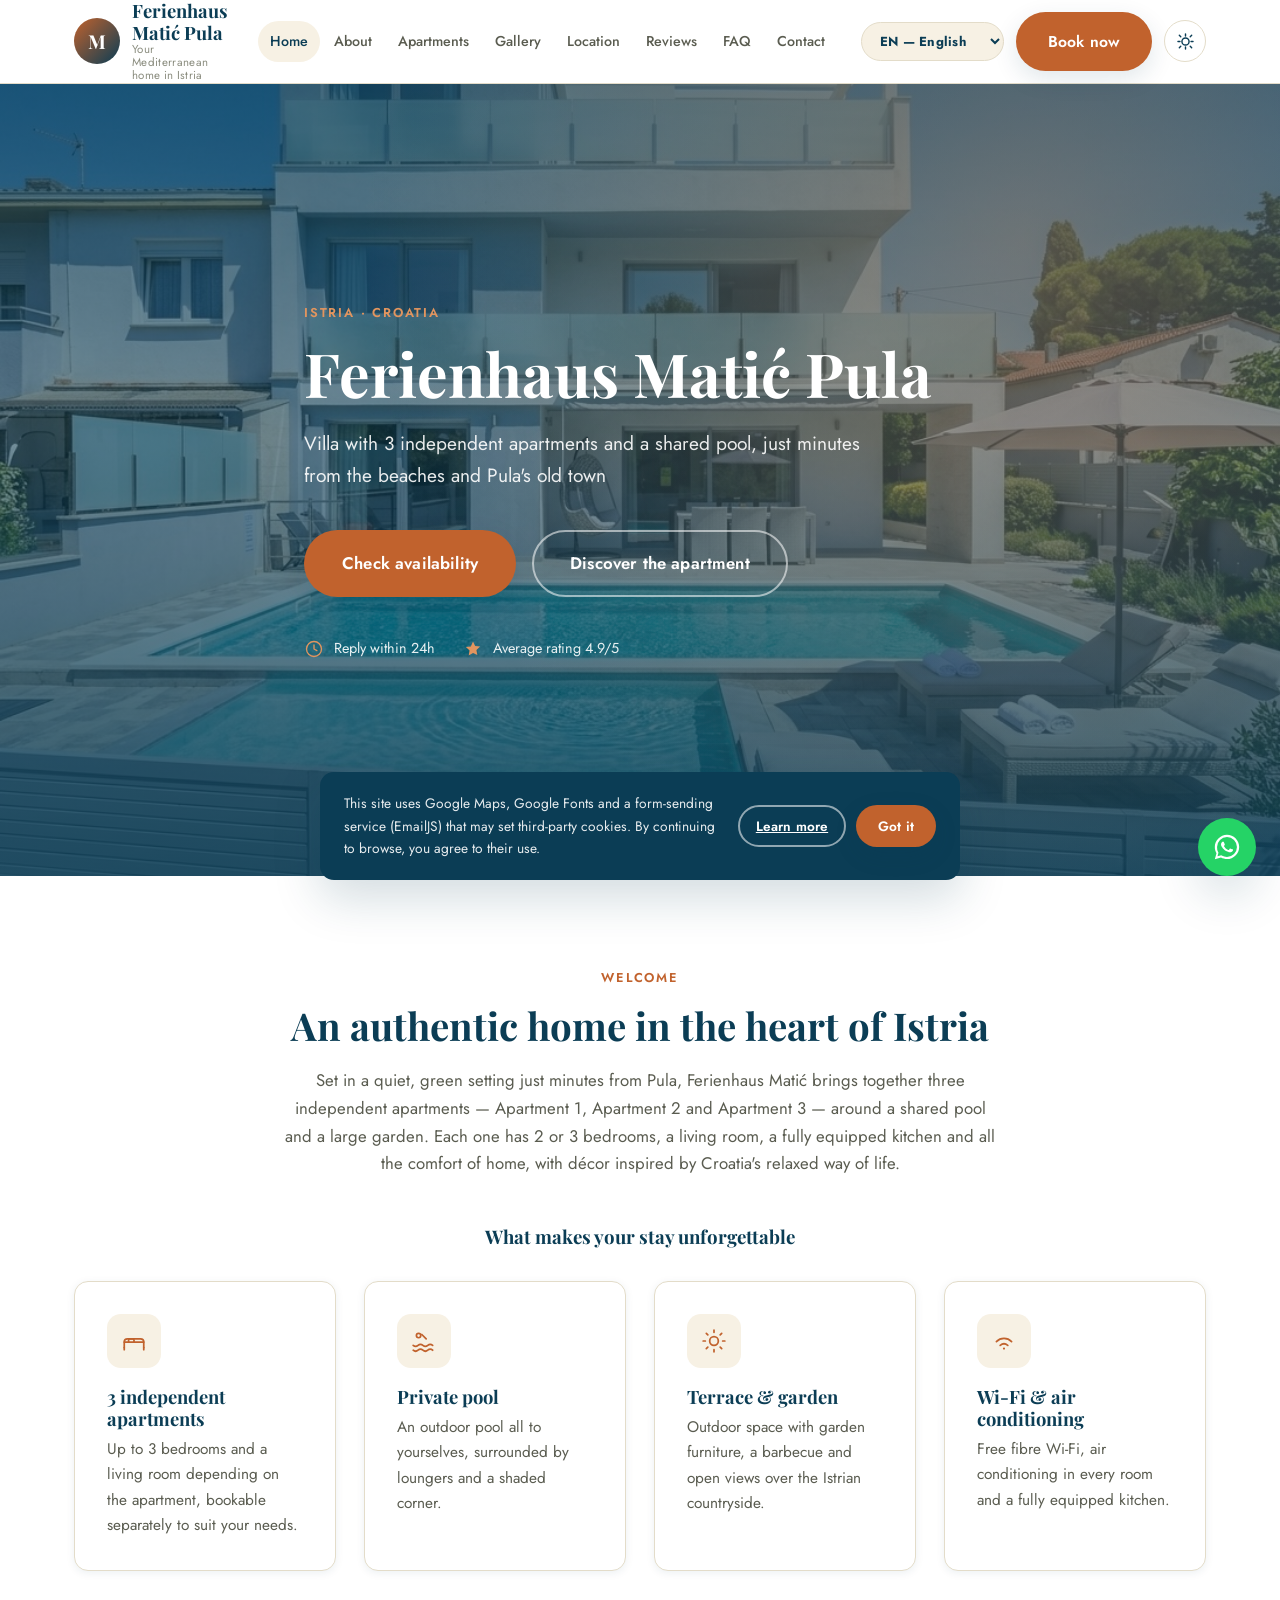
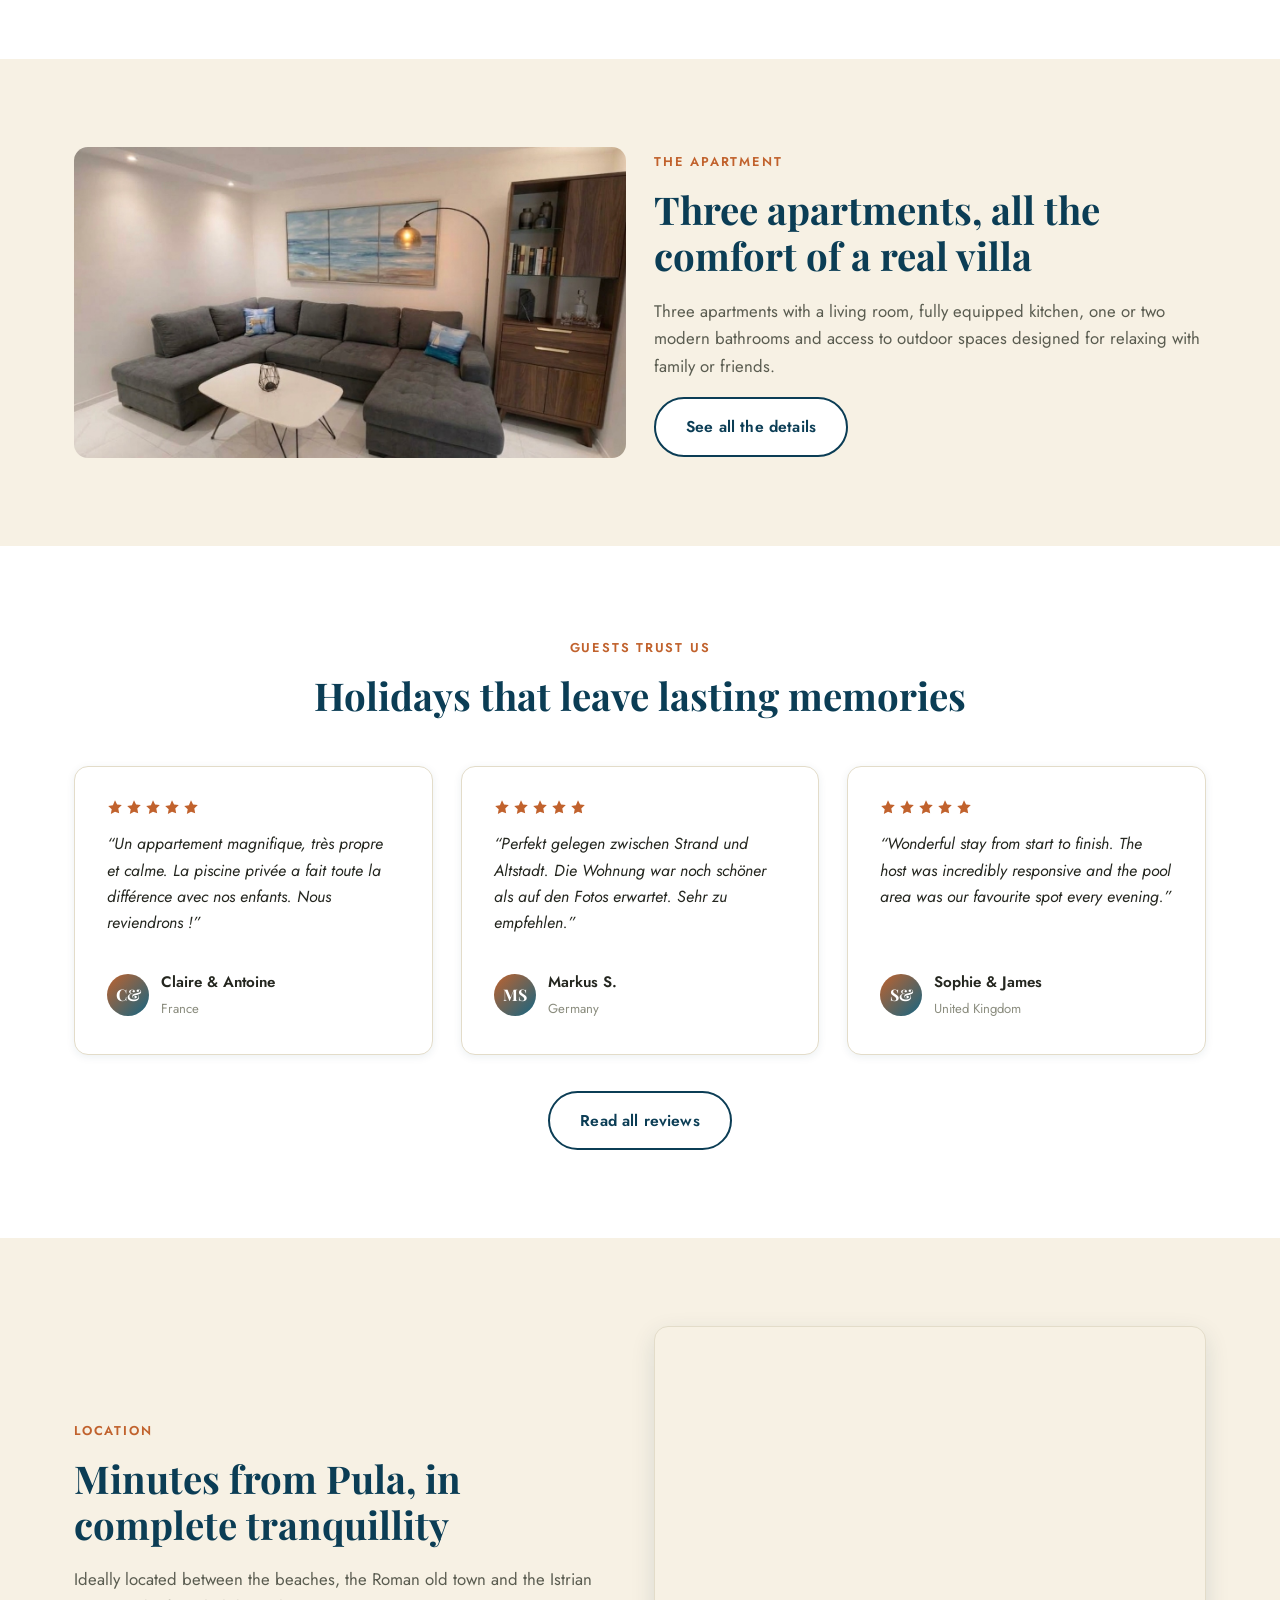
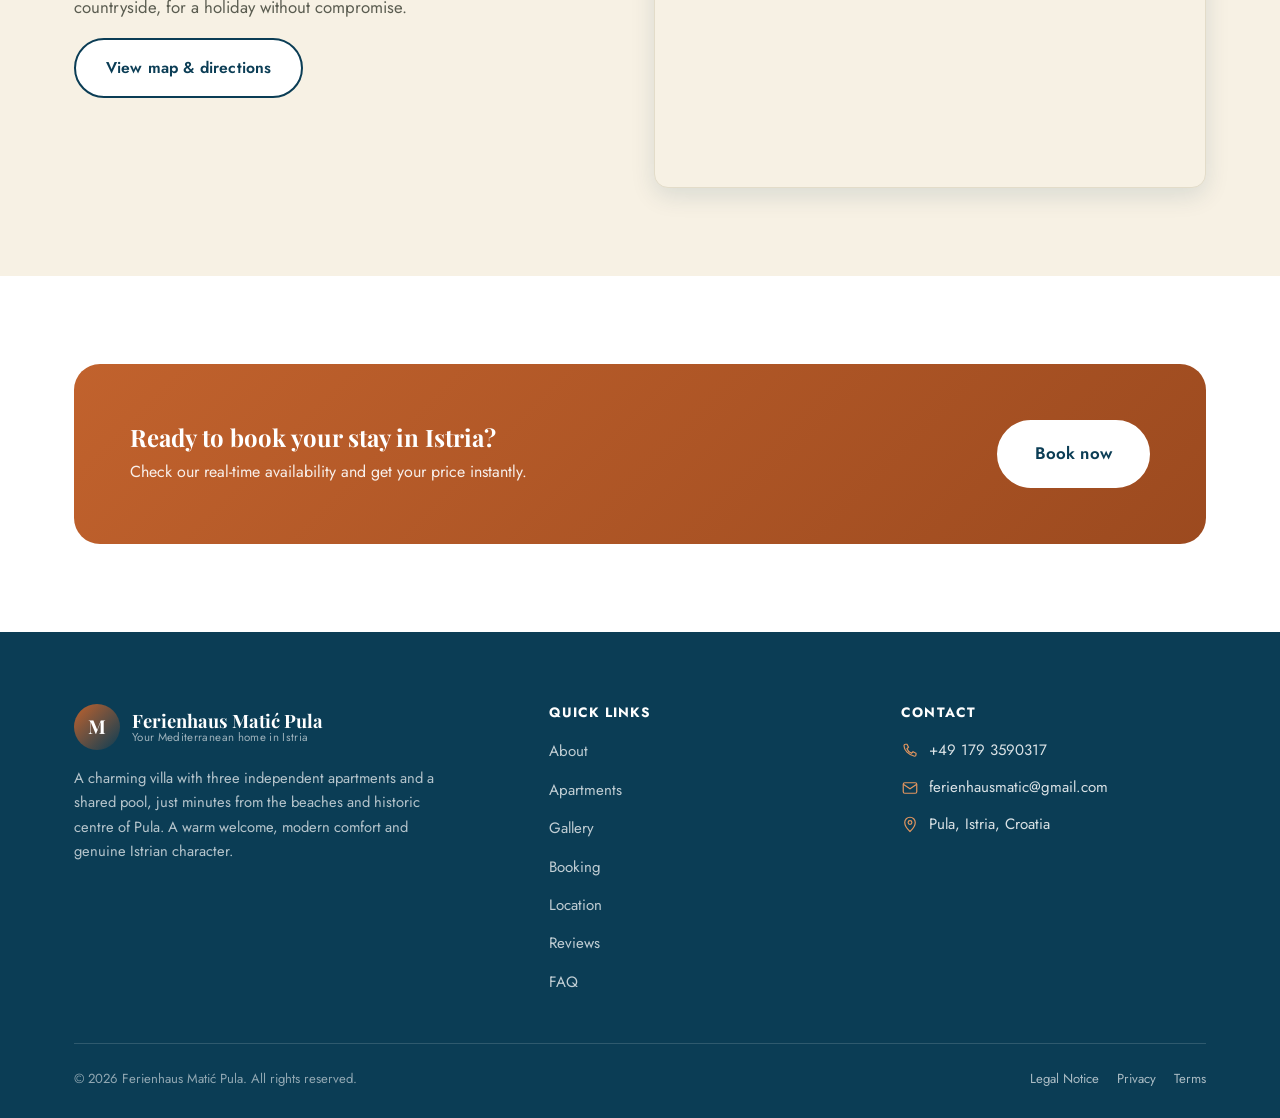
<file: index.html>
<!doctype html>
<html lang="de">
<head>
<meta charset="UTF-8">
<script>(function(){try{var t=localStorage.getItem('fhm_theme');if(t!=='light'&&t!=='dark'){t=(window.matchMedia&&window.matchMedia('(prefers-color-scheme: dark)').matches)?'dark':'light';}document.documentElement.setAttribute('data-theme',t);}catch(e){}})();</script>
<meta name="viewport" content="width=device-width, initial-scale=1.0">
<title>Ferienhaus Matić Pula — Maison de 3 appartements avec piscine à Pula</title>
<meta name="description" content="Ferienhaus Matić Pula — maison de 3 appartements indépendants (2 chambres + salon) avec piscine commune à Pula, Istrie. Réservation en ligne, calcul automatique du prix.">
<meta property="og:type" content="website">
<meta property="og:site_name" content="Ferienhaus Matić Pula">
<meta property="og:title" content="Ferienhaus Matić Pula — Kuća s 3 apartmana i bazenom u Puli">
<meta property="og:description" content="Istarska kuća podijeljena na 3 neovisna apartmana (Apartman 1, 2, 3) sa zajedničkim bazenom. Online rezervacija i automatski izračun cijene.">
<meta property="og:image" content="https://www.ferienhaus-matic-pula.com/images/og-cover.jpg">
<meta property="og:url" content="https://www.ferienhaus-matic-pula.com/index.html">
<meta name="twitter:card" content="summary_large_image">
<meta name="twitter:title" content="Ferienhaus Matić Pula — Kuća s 3 apartmana i bazenom u Puli">
<meta name="twitter:description" content="Istarska kuća podijeljena na 3 neovisna apartmana sa zajedničkim bazenom u Puli, Istra.">
<meta name="twitter:image" content="https://www.ferienhaus-matic-pula.com/images/og-cover.jpg">
<link rel="canonical" href="https://www.ferienhaus-matic-pula.com/index.html">
<link rel="preconnect" href="https://fonts.googleapis.com">
<link rel="preconnect" href="https://fonts.gstatic.com" crossorigin>
<link href="https://fonts.googleapis.com/css2?family=Playfair+Display:wght@600;700&family=Jost:wght@400;500;600;700&display=swap" rel="stylesheet">
<link rel="stylesheet" href="css/style.css">
<link rel="icon" href="data:image/svg+xml,%3Csvg xmlns='http://www.w3.org/2000/svg' viewBox='0 0 100 100'%3E%3Crect width='100' height='100' rx='22' fill='%230b3d55'/%3E%3Ctext x='50' y='68' font-size='56' text-anchor='middle' fill='white' font-family='Georgia,serif'%3EM%3C/text%3E%3C/svg%3E">
<script type="application/ld+json">
{
  "@context": "https://schema.org",
  "@type": "LodgingBusiness",
  "name": "Ferienhaus Matić Pula",
  "description": "Maison istrienne divisée en 3 appartements indépendants (Appartement 1, 2, 3) avec piscine privée commune, chacun avec 2 ou 3 chambres, un salon et une cuisine équipée.",
  "url": "https://www.ferienhaus-matic-pula.com/index.html",
  "telephone": "+491793590317",
  "priceRange": "€€",
  "address": {
    "@type": "PostalAddress",
    "streetAddress": "Uskočka ulica 46",
    "addressLocality": "Pula",
    "addressRegion": "Istrie",
    "postalCode": "52100",
    "addressCountry": "HR"
  },
  "amenityFeature": [
    { "@type": "LocationFeatureSpecification", "name": "Piscine commune" },
    { "@type": "LocationFeatureSpecification", "name": "Wifi gratuit" },
    { "@type": "LocationFeatureSpecification", "name": "Climatisation" },
    { "@type": "LocationFeatureSpecification", "name": "Parking privé" }
  ]
}
</script>
</head>
<body data-i18n-meta="home">
<a href="#main" class="skip-link" data-i18n="common.skipToContent">Aller au contenu</a>

<header class="site-header">
  <div class="container">
    <a href="index.html" class="brand">
      <span class="brand-mark">M</span>
      <span class="brand-text">
        <span class="brand-name">Ferienhaus Matić Pula</span>
        <span class="brand-tagline" data-i18n="common.tagline"></span>
      </span>
    </a>
    <nav class="main-nav" aria-label="Navigation principale">
      <a href="index.html" data-page="index.html" data-i18n="nav.home"></a>
      <a href="apropos.html" data-page="apropos.html" data-i18n="nav.about"></a>
      <a href="appartement.html" data-page="appartement.html" data-i18n="nav.apartment"></a>
      <a href="galerie.html" data-page="galerie.html" data-i18n="nav.gallery"></a>
      <a href="localisation.html" data-page="localisation.html" data-i18n="nav.location"></a>
      <a href="temoignages.html" data-page="temoignages.html" data-i18n="nav.testimonials"></a>
      <a href="faq.html" data-page="faq.html" data-i18n="nav.faq"></a>
      <a href="contact.html" data-page="contact.html" data-i18n="nav.contact"></a>
      <div class="lang-switcher lang-switcher--mobile" role="group" data-i18n-aria-label="common.langSwitcherLabel">
        <select data-lang-select>
          <option value="de">DE — Deutsch</option>
          <option value="en">EN — English</option>
          <option value="hr">HR — Hrvatski</option>
        </select>
      </div>
    </nav>
    <div class="header-actions">
      <div class="lang-switcher" role="group" data-i18n-aria-label="common.langSwitcherLabel">
        <select data-lang-select>
          <option value="de">DE — Deutsch</option>
          <option value="en">EN — English</option>
          <option value="hr">HR — Hrvatski</option>
        </select>
      </div>
      <a href="reservation.html" class="btn btn--primary" data-i18n="common.bookNow"></a>
      <button type="button" class="theme-toggle" data-theme-toggle aria-pressed="false" data-i18n-aria-label="common.themeToggleLabel">
        <svg class="theme-toggle-icon theme-toggle-icon--sun" viewBox="0 0 24 24" fill="none" stroke="currentColor" stroke-width="1.8" stroke-linecap="round" stroke-linejoin="round" aria-hidden="true"><circle cx="12" cy="12" r="4.5"/><path d="M12 2.5v2.5M12 19v2.5M4.2 4.2l1.8 1.8M18 18l1.8 1.8M2.5 12H5M19 12h2.5M4.2 19.8L6 18M18 6l1.8-1.8"/></svg>
        <svg class="theme-toggle-icon theme-toggle-icon--moon" viewBox="0 0 24 24" fill="none" stroke="currentColor" stroke-width="1.8" stroke-linecap="round" stroke-linejoin="round" aria-hidden="true"><path d="M20 14.5A8.5 8.5 0 1 1 9.5 4a6.5 6.5 0 0 0 10.5 10.5z"/></svg>
      </button>
      <button class="nav-toggle" aria-label="Menu" aria-expanded="false"><span></span><span></span><span></span></button>
    </div>
  </div>
</header>

<main id="main">

  <section class="hero">
    <div class="container hero-content">
      <span class="kicker" data-i18n="home.heroKicker"></span>
      <h1 data-i18n="home.heroTitle"></h1>
      <p class="hero-subtitle" data-i18n="home.heroSubtitle"></p>
      <div class="hero-actions">
        <a href="reservation.html" class="btn btn--primary btn--lg" data-i18n="home.heroCta"></a>
        <a href="appartement.html" class="btn btn--ghost btn--lg" data-i18n="home.heroCta2"></a>
      </div>
      <div class="trust-badges">
        <span class="trust-badge">
          <svg viewBox="0 0 24 24" fill="none" stroke="currentColor" stroke-width="1.6" stroke-linecap="round" stroke-linejoin="round"><circle cx="12" cy="12" r="9"/><path d="M12 7v5l3.5 2"/></svg>
          <span data-i18n="home.trustBadge1"></span>
        </span>
        <span class="trust-badge">
          <svg viewBox="0 0 24 24" fill="currentColor"><path d="M12 3l2.6 5.44 5.9.7-4.4 4.2 1.1 5.96L12 16.9l-5.2 2.9 1.1-5.96-4.4-4.2 5.9-.7L12 3z"/></svg>
          <span data-i18n="home.trustBadge3"></span>
        </span>
      </div>
    </div>
  </section>

  <section class="section">
    <div class="container">
      <div class="section-head">
        <span class="kicker" data-i18n="home.introKicker"></span>
        <h2 class="section-title" data-i18n="home.introTitle"></h2>
        <p class="section-text" data-i18n="home.introText"></p>
      </div>

      <h3 class="text-center" style="margin-bottom:32px;" data-i18n="home.highlightsTitle"></h3>
      <div class="grid grid--4">
        <div class="card">
          <div class="card-icon"><svg viewBox="0 0 24 24" fill="none" stroke="currentColor" stroke-width="1.6" stroke-linecap="round" stroke-linejoin="round"><path d="M3 18v-5a3 3 0 0 1 3-3h12a3 3 0 0 1 3 3v5"/><path d="M3 18v2M21 18v2M3 13h18"/><path d="M7 13v-2a1 1 0 0 1 1-1h3a1 1 0 0 1 1 1v2"/></svg></div>
          <h3 data-i18n="home.highlight1Title"></h3>
          <p data-i18n="home.highlight1Text"></p>
        </div>
        <div class="card">
          <div class="card-icon"><svg viewBox="0 0 24 24" fill="none" stroke="currentColor" stroke-width="1.6" stroke-linecap="round" stroke-linejoin="round"><path d="M2 16c1.5 1.3 3 1.3 4.5 0s3-1.3 4.5 0 3 1.3 4.5 0 3-1.3 4.5 0"/><path d="M2 20.5c1.5 1.3 3 1.3 4.5 0s3-1.3 4.5 0 3 1.3 4.5 0 3-1.3 4.5 0"/><circle cx="7" cy="7" r="2"/><path d="M10 6l4 4"/></svg></div>
          <h3 data-i18n="home.highlight2Title"></h3>
          <p data-i18n="home.highlight2Text"></p>
        </div>
        <div class="card">
          <div class="card-icon"><svg viewBox="0 0 24 24" fill="none" stroke="currentColor" stroke-width="1.6" stroke-linecap="round" stroke-linejoin="round"><circle cx="12" cy="12" r="4"/><path d="M12 2v2M12 20v2M4.9 4.9l1.4 1.4M17.7 17.7l1.4 1.4M2 12h2M20 12h2M4.9 19.1l1.4-1.4M17.7 6.3l1.4-1.4"/></svg></div>
          <h3 data-i18n="home.highlight3Title"></h3>
          <p data-i18n="home.highlight3Text"></p>
        </div>
        <div class="card">
          <div class="card-icon"><svg viewBox="0 0 24 24" fill="none" stroke="currentColor" stroke-width="1.6" stroke-linecap="round" stroke-linejoin="round"><path d="M5 12.5a10 10 0 0 1 14 0"/><path d="M8.5 16a5.5 5.5 0 0 1 7 0"/><circle cx="12" cy="19" r="1" fill="currentColor" stroke="none"/></svg></div>
          <h3 data-i18n="home.highlight4Title"></h3>
          <p data-i18n="home.highlight4Text"></p>
        </div>
      </div>
    </div>
  </section>

  <section class="section section--sand">
    <div class="container grid grid--2" style="align-items:center;">
      <img src="images/appartement-3/photo-05.png" alt="Salon confortable de l'un des appartements de la maison" style="width:100%;aspect-ratio:16/9;object-fit:cover;border-radius:var(--radius-md);">
      <div>
        <span class="kicker" data-i18n="home.aboutTeaserKicker"></span>
        <h2 class="section-title" data-i18n="home.aboutTeaserTitle"></h2>
        <p class="section-text" data-i18n="home.aboutTeaserText"></p>
        <a href="appartement.html" class="btn btn--secondary" data-i18n="home.aboutTeaserCta"></a>
      </div>
    </div>
  </section>

  <section class="section">
    <div class="container">
      <div class="section-head">
        <span class="kicker" data-i18n="home.testimonialsTeaserKicker"></span>
        <h2 class="section-title" data-i18n="home.testimonialsTeaserTitle"></h2>
      </div>
      <div class="grid grid--3" data-testimonials-grid data-limit="3"></div>
      <div class="text-center" style="margin-top:36px;">
        <a href="temoignages.html" class="btn btn--secondary" data-i18n="home.testimonialsTeaserCta"></a>
      </div>
    </div>
  </section>

  <section class="section section--sand">
    <div class="container grid grid--2" style="align-items:center;">
      <div>
        <span class="kicker" data-i18n="home.mapTeaserKicker"></span>
        <h2 class="section-title" data-i18n="home.mapTeaserTitle"></h2>
        <p class="section-text" data-i18n="home.mapTeaserText"></p>
        <a href="localisation.html" class="btn btn--secondary" data-i18n="home.mapTeaserCta"></a>
      </div>
      <div class="map-frame-wrap">
        <iframe
          src="https://www.google.com/maps?q=Usko%C4%8Dka+ulica+46,+52100+Pula,+Croatia&output=embed"
          loading="lazy"
          referrerpolicy="no-referrer-when-downgrade"
          title="Localisation Ferienhaus Matić Pula"></iframe>
      </div>
    </div>
  </section>

  <section class="section">
    <div class="container">
      <div class="cta-banner">
        <div>
          <h2 data-i18n="home.ctaBannerTitle"></h2>
          <p data-i18n="home.ctaBannerText"></p>
        </div>
        <a href="reservation.html" class="btn btn--secondary btn--lg" data-i18n="home.ctaBannerButton"></a>
      </div>
    </div>
  </section>

</main>

<footer class="site-footer">
  <div class="container">
    <div class="footer-grid">
      <div class="footer-brand">
        <a href="index.html" class="brand">
          <span class="brand-mark">M</span>
          <span class="brand-text">
            <span class="brand-name">Ferienhaus Matić Pula</span>
            <span class="brand-tagline" data-i18n="common.tagline"></span>
          </span>
        </a>
        <p class="footer-about" data-i18n="common.footerAbout"></p>
      </div>
      <div class="footer-col">
        <h4 data-i18n="common.footerLinksTitle"></h4>
        <ul>
          <li><a href="apropos.html" data-i18n="nav.about"></a></li>
          <li><a href="appartement.html" data-i18n="nav.apartment"></a></li>
          <li><a href="galerie.html" data-i18n="nav.gallery"></a></li>
          <li><a href="reservation.html" data-i18n="nav.reservation"></a></li>
          <li><a href="localisation.html" data-i18n="nav.location"></a></li>
          <li><a href="temoignages.html" data-i18n="nav.testimonials"></a></li>
          <li><a href="faq.html" data-i18n="nav.faq"></a></li>
        </ul>
      </div>
      <div class="footer-col">
        <h4 data-i18n="common.footerContactTitle"></h4>
        <ul>
          <li class="contact-line"><svg viewBox="0 0 24 24" fill="none" stroke="currentColor" stroke-width="1.6"><path d="M4 5c0-1 1-2 2-2h2l2 4-2 2c1 3 3 5 6 6l2-2 4 2v2c0 1-1 2-2 2C10 17 4 11 4 5z"/></svg><span>+49 179 3590317</span></li>
          <li class="contact-line"><svg viewBox="0 0 24 24" fill="none" stroke="currentColor" stroke-width="1.6"><rect x="3" y="5" width="18" height="14" rx="2"/><path d="M3 7l9 6 9-6"/></svg><span>ferienhausmatic@gmail.com</span></li>
          <li class="contact-line"><svg viewBox="0 0 24 24" fill="none" stroke="currentColor" stroke-width="1.6"><path d="M12 22s7-6.5 7-12a7 7 0 1 0-14 0c0 5.5 7 12 7 12z"/><circle cx="12" cy="10" r="2.5"/></svg><span data-i18n="common.addressShort"></span></li>
        </ul>
      </div>
    </div>
    <div class="footer-bottom">
      <span>&copy; <span data-current-year></span> <span data-i18n="common.footerRights"></span></span>
      <div class="footer-legal-links">
        <a href="mentions-legales.html" data-i18n="legal.navLabel"></a>
        <a href="confidentialite.html" data-i18n="privacy.navLabel"></a>
        <a href="conditions.html" data-i18n="terms.navLabel"></a>
      </div>
    </div>
  </div>
</footer>

<div class="mobile-cta-bar">
  <a href="reservation.html" class="btn btn--primary" data-i18n="common.bookNow"></a>
</div>

<a href="#" class="whatsapp-float" data-whatsapp-link target="_blank" rel="noopener" data-i18n-aria-label="common.whatsappCta">
  <svg viewBox="0 0 32 32" fill="currentColor" aria-hidden="true"><path d="M16 3C9 3 3 9 3 16c0 2.4.6 4.6 1.8 6.6L3 29l6.6-1.7c1.9 1 4.1 1.6 6.4 1.6 7 0 13-6 13-13S23 3 16 3zm0 23.6c-2 0-4-.5-5.7-1.5l-.4-.2-4 .9 1-3.9-.3-.4A10.6 10.6 0 0 1 5.4 16 10.6 10.6 0 0 1 16 5.4 10.6 10.6 0 0 1 26.6 16 10.6 10.6 0 0 1 16 26.6zm5.8-7.9c-.3-.2-1.9-.9-2.2-1-.3-.1-.5-.2-.7.2s-.8 1-1 1.2-.4.2-.7 0a8.7 8.7 0 0 1-2.6-1.6 9.7 9.7 0 0 1-1.8-2.2c-.2-.3 0-.5.1-.7l.5-.6.2-.4c.1-.2 0-.4 0-.5l-.9-2.2c-.2-.6-.5-.5-.7-.5h-.6c-.2 0-.5.1-.8.4-.3.3-1 1-1 2.4s1.1 2.8 1.2 3c.1.2 2.2 3.4 5.4 4.7.8.3 1.4.5 1.8.6.8.2 1.5.2 2 .1.6-.1 1.9-.8 2.2-1.5.3-.7.3-1.3.2-1.5-.1-.1-.3-.2-.6-.4z"/></svg>
</a>

<div class="cookie-banner" id="cookieBanner" hidden role="dialog" aria-live="polite">
  <p data-i18n="common.cookieBannerText"></p>
  <div class="cookie-banner-actions">
    <a href="confidentialite.html" class="btn btn--ghost" style="padding:8px 16px;font-size:0.85rem;" data-i18n="common.cookieBannerLearnMore"></a>
    <button type="button" id="cookieBannerAccept" class="btn btn--primary" style="padding:8px 20px;font-size:0.85rem;" data-i18n="common.cookieBannerAccept"></button>
  </div>
</div>

<script src="js/translations.js"></script>
<script src="js/i18n.js"></script>
<script src="js/theme.js"></script>
<script src="js/main.js"></script>
</body>
</html>
</file>
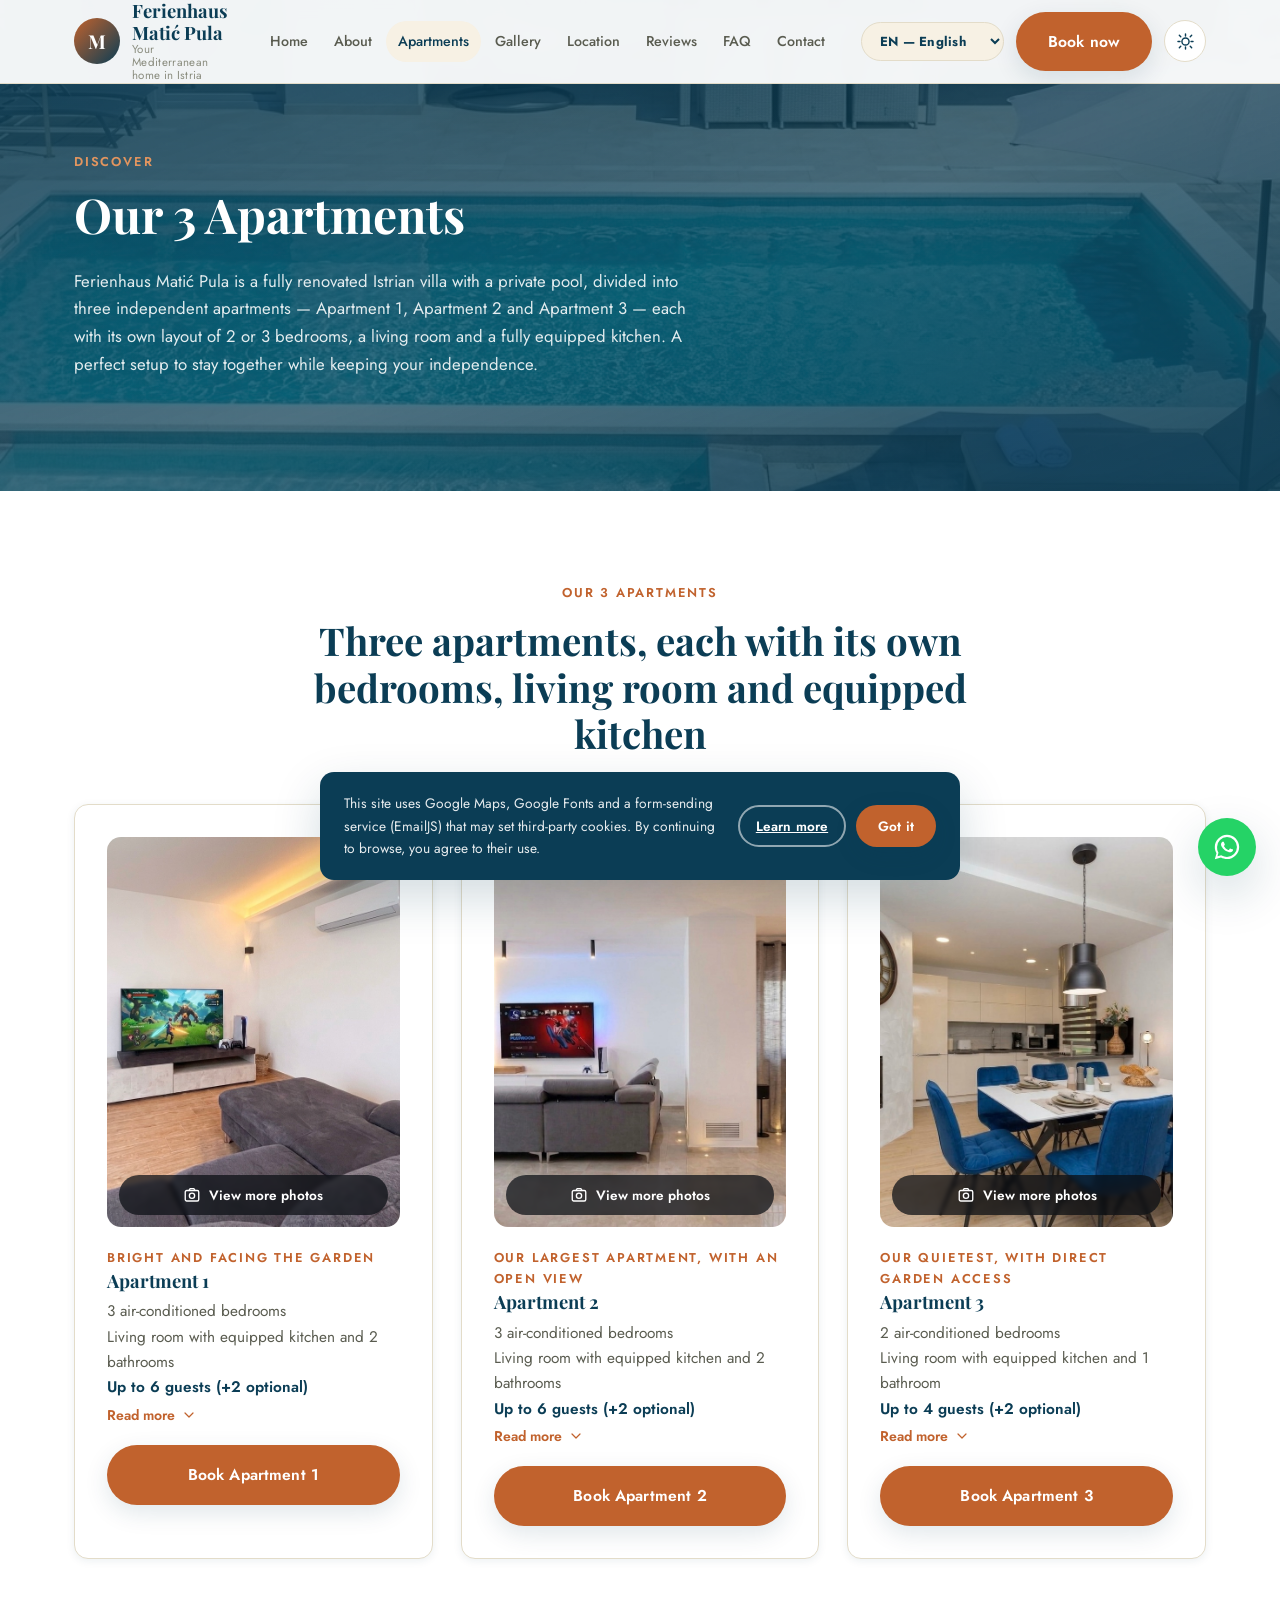
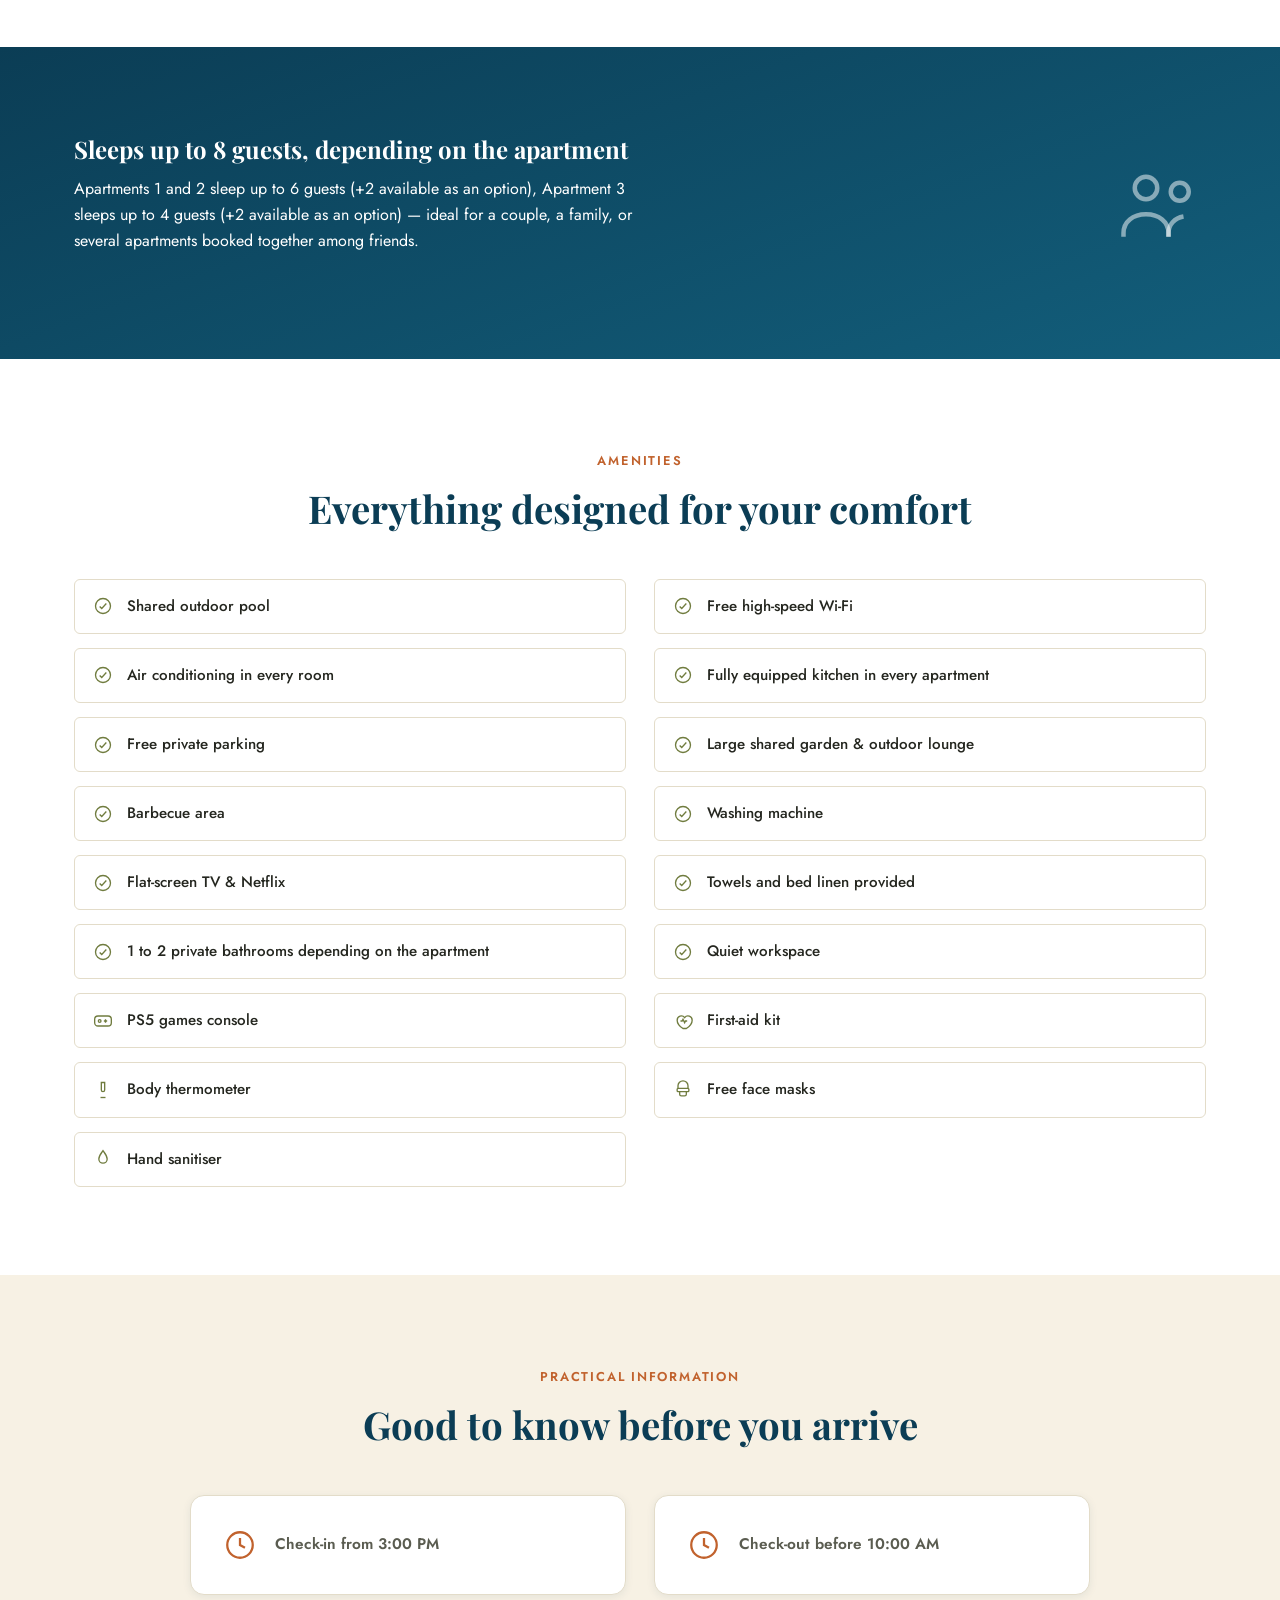
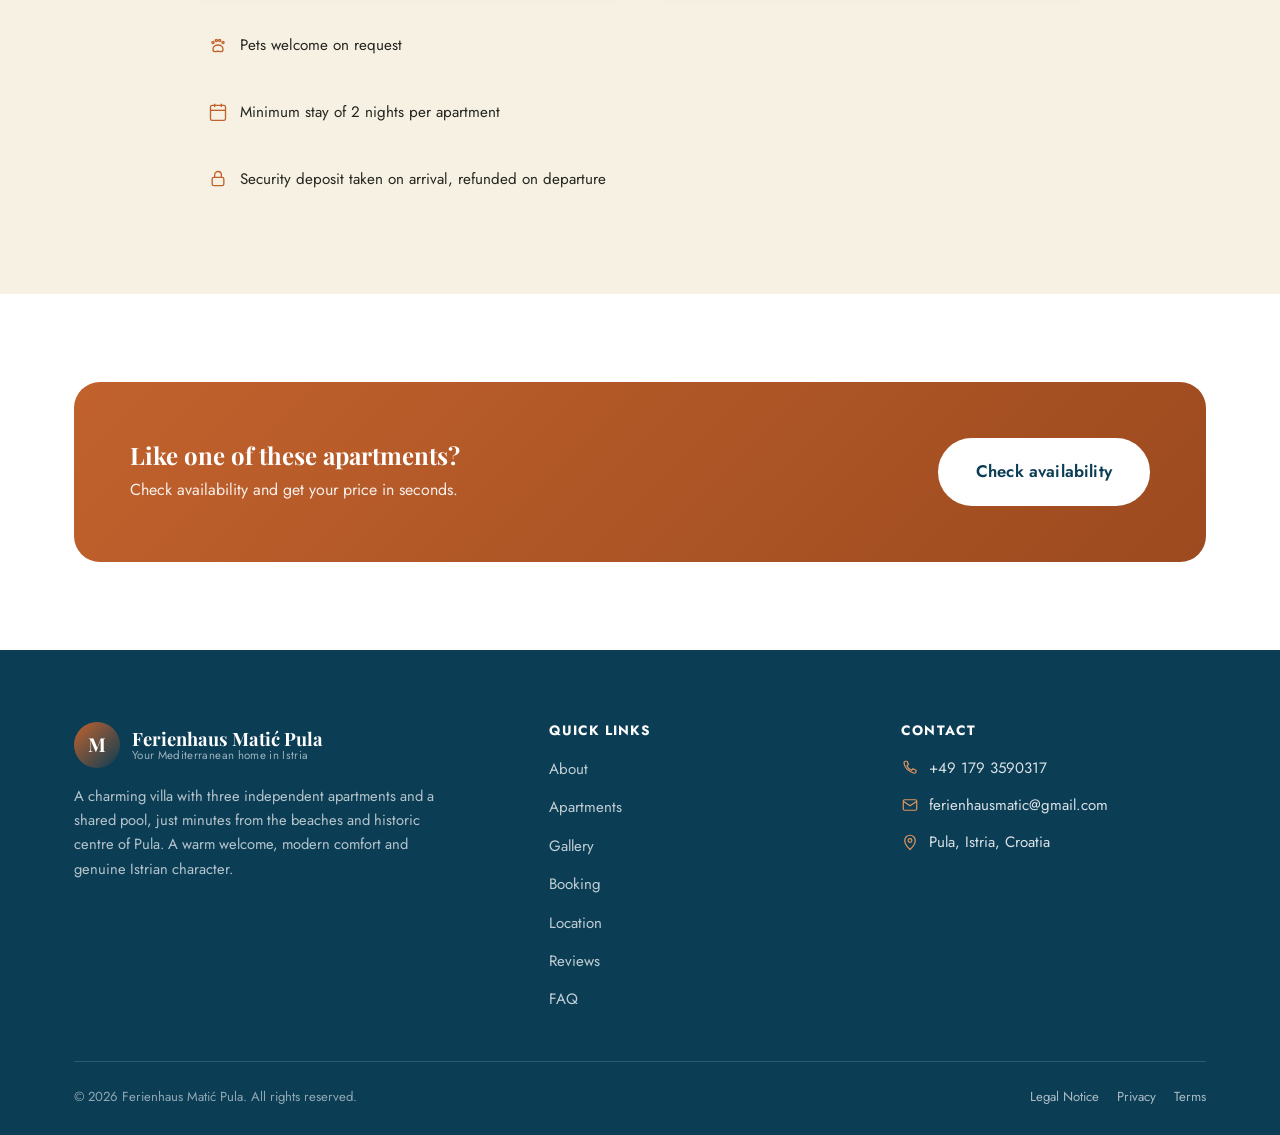
<file: appartement.html>
<!doctype html>
<html lang="de">
<head>
<meta charset="UTF-8">
<script>(function(){try{var t=localStorage.getItem('fhm_theme');if(t!=='light'&&t!=='dark'){t=(window.matchMedia&&window.matchMedia('(prefers-color-scheme: dark)').matches)?'dark':'light';}document.documentElement.setAttribute('data-theme',t);}catch(e){}})();</script>
<meta name="viewport" content="width=device-width, initial-scale=1.0">
<title>Nos appartements — Ferienhaus Matić Pula</title>
<meta name="description" content="Découvrez les 3 appartements du Ferienhaus Matić Pula — Appartement 1, 2 et 3 — chacun avec 2 ou 3 chambres, un salon et une piscine privée commune à Pula, Istrie.">
<meta property="og:type" content="website">
<meta property="og:site_name" content="Ferienhaus Matić Pula">
<meta property="og:title" content="Naši apartmani — Ferienhaus Matić Pula">
<meta property="og:description" content="Apartman 1, 2 i 3: tri neovisna apartmana s 2 spavaće sobe, dnevnim boravkom i zajedničkim bazenom u Puli, Istra.">
<meta property="og:image" content="https://www.ferienhaus-matic-pula.com/images/og-cover.jpg">
<meta property="og:url" content="https://www.ferienhaus-matic-pula.com/appartement.html">
<meta name="twitter:card" content="summary_large_image">
<meta name="twitter:title" content="Naši apartmani — Ferienhaus Matić Pula">
<meta name="twitter:description" content="Apartman 1, 2 i 3: tri apartmana sa zajedničkim bazenom u Puli, Istra.">
<meta name="twitter:image" content="https://www.ferienhaus-matic-pula.com/images/og-cover.jpg">
<link rel="canonical" href="https://www.ferienhaus-matic-pula.com/appartement.html">
<link rel="preconnect" href="https://fonts.googleapis.com">
<link rel="preconnect" href="https://fonts.gstatic.com" crossorigin>
<link href="https://fonts.googleapis.com/css2?family=Playfair+Display:wght@600;700&family=Jost:wght@400;500;600;700&display=swap" rel="stylesheet">
<link rel="stylesheet" href="css/style.css">
<link rel="icon" href="data:image/svg+xml,%3Csvg xmlns='http://www.w3.org/2000/svg' viewBox='0 0 100 100'%3E%3Crect width='100' height='100' rx='22' fill='%230b3d55'/%3E%3Ctext x='50' y='68' font-size='56' text-anchor='middle' fill='white' font-family='Georgia,serif'%3EM%3C/text%3E%3C/svg%3E">
</head>
<body data-i18n-meta="apartment">
<a href="#main" class="skip-link" data-i18n="common.skipToContent">Aller au contenu</a>

<header class="site-header">
  <div class="container">
    <a href="index.html" class="brand">
      <span class="brand-mark">M</span>
      <span class="brand-text">
        <span class="brand-name">Ferienhaus Matić Pula</span>
        <span class="brand-tagline" data-i18n="common.tagline"></span>
      </span>
    </a>
    <nav class="main-nav" aria-label="Navigation principale">
      <a href="index.html" data-page="index.html" data-i18n="nav.home"></a>
      <a href="apropos.html" data-page="apropos.html" data-i18n="nav.about"></a>
      <a href="appartement.html" data-page="appartement.html" data-i18n="nav.apartment"></a>
      <a href="galerie.html" data-page="galerie.html" data-i18n="nav.gallery"></a>
      <a href="localisation.html" data-page="localisation.html" data-i18n="nav.location"></a>
      <a href="temoignages.html" data-page="temoignages.html" data-i18n="nav.testimonials"></a>
      <a href="faq.html" data-page="faq.html" data-i18n="nav.faq"></a>
      <a href="contact.html" data-page="contact.html" data-i18n="nav.contact"></a>
      <div class="lang-switcher lang-switcher--mobile" role="group" data-i18n-aria-label="common.langSwitcherLabel">
        <select data-lang-select>
          <option value="de">DE — Deutsch</option>
          <option value="en">EN — English</option>
          <option value="hr">HR — Hrvatski</option>
        </select>
      </div>
    </nav>
    <div class="header-actions">
      <div class="lang-switcher" role="group" data-i18n-aria-label="common.langSwitcherLabel">
        <select data-lang-select>
          <option value="de">DE — Deutsch</option>
          <option value="en">EN — English</option>
          <option value="hr">HR — Hrvatski</option>
        </select>
      </div>
      <a href="reservation.html" class="btn btn--primary" data-i18n="common.bookNow"></a>
      <button type="button" class="theme-toggle" data-theme-toggle aria-pressed="false" data-i18n-aria-label="common.themeToggleLabel">
        <svg class="theme-toggle-icon theme-toggle-icon--sun" viewBox="0 0 24 24" fill="none" stroke="currentColor" stroke-width="1.8" stroke-linecap="round" stroke-linejoin="round" aria-hidden="true"><circle cx="12" cy="12" r="4.5"/><path d="M12 2.5v2.5M12 19v2.5M4.2 4.2l1.8 1.8M18 18l1.8 1.8M2.5 12H5M19 12h2.5M4.2 19.8L6 18M18 6l1.8-1.8"/></svg>
        <svg class="theme-toggle-icon theme-toggle-icon--moon" viewBox="0 0 24 24" fill="none" stroke="currentColor" stroke-width="1.8" stroke-linecap="round" stroke-linejoin="round" aria-hidden="true"><path d="M20 14.5A8.5 8.5 0 1 1 9.5 4a6.5 6.5 0 0 0 10.5 10.5z"/></svg>
      </button>
      <button class="nav-toggle" aria-label="Menu" aria-expanded="false"><span></span><span></span><span></span></button>
    </div>
  </div>
</header>

<main id="main">

  <section class="page-hero">
    <div class="container">
      <span class="kicker" data-i18n="apartment.kicker"></span>
      <h1 data-i18n="apartment.title"></h1>
      <p data-i18n="apartment.introText"></p>
    </div>
  </section>

  <section class="section">
    <div class="container">
      <div class="section-head">
        <span class="kicker" data-i18n="apartment.roomsKicker"></span>
        <h2 class="section-title" data-i18n="apartment.roomsTitle"></h2>
      </div>
      <div class="grid grid--3">
        <div class="room-card card">
          <div class="room-card-photo">
            <img src="images/appartement-1/photo-06.png" alt="Salon de l'appartement 1" style="width:100%;aspect-ratio:3/4;object-fit:cover;border-radius:var(--radius-md);">
            <button type="button" class="room-card-photo-btn" data-apartment-gallery="apt1">
              <svg viewBox="0 0 24 24" fill="none" stroke="currentColor" stroke-width="1.8" stroke-linecap="round" stroke-linejoin="round"><rect x="3" y="6" width="18" height="14" rx="2"/><path d="M8 6l1.5-2.5h5L16 6"/><circle cx="12" cy="13" r="3.5"/></svg>
              <span data-i18n="apartment.viewPhotos"></span>
            </button>
          </div>
          <span class="kicker" style="margin-bottom:2px;" data-i18n="apartments.apt1.tagline"></span>
          <h3 data-i18n="apartments.apt1.name"></h3>
          <p data-i18n="apartments.apt1.bedroomsText"></p>
          <p data-i18n="apartments.apt1.salonText"></p>
          <p style="font-weight:600;color:var(--color-sea-deep);" data-i18n="apartments.apt1.capacityText"></p>
          <div class="room-card-more">
            <p class="room-card-equipment-title" data-i18n="apartments.equipment.title"></p>
            <ul class="room-card-equipment">
              <li data-i18n="apartments.equipment.item1"></li>
              <li data-i18n="apartments.equipment.item2"></li>
              <li data-i18n="apartments.equipment.item3"></li>
              <li data-i18n="apartments.equipment.item4"></li>
              <li data-i18n="apartments.equipment.item5"></li>
              <li data-i18n="apartments.equipment.item6"></li>
            </ul>
            <p class="room-card-linen-note" data-i18n="apartments.equipment.linenNote"></p>
          </div>
          <button type="button" class="room-card-toggle" data-toggle-more>
            <span></span>
            <svg viewBox="0 0 24 24" fill="none" stroke="currentColor" stroke-width="1.8" stroke-linecap="round" stroke-linejoin="round"><path d="M6 9l6 6 6-6"/></svg>
          </button>
          <a href="reservation.html?apt=1" class="btn btn--primary btn--block" style="margin-top:8px;" data-i18n="apartments.apt1.reserveButton"></a>
        </div>
        <div class="room-card card">
          <div class="room-card-photo">
            <img src="images/appartement-2/photo-05.png" alt="Salon de l'appartement 2" style="width:100%;aspect-ratio:3/4;object-fit:cover;border-radius:var(--radius-md);">
            <button type="button" class="room-card-photo-btn" data-apartment-gallery="apt2">
              <svg viewBox="0 0 24 24" fill="none" stroke="currentColor" stroke-width="1.8" stroke-linecap="round" stroke-linejoin="round"><rect x="3" y="6" width="18" height="14" rx="2"/><path d="M8 6l1.5-2.5h5L16 6"/><circle cx="12" cy="13" r="3.5"/></svg>
              <span data-i18n="apartment.viewPhotos"></span>
            </button>
          </div>
          <span class="kicker" style="margin-bottom:2px;" data-i18n="apartments.apt2.tagline"></span>
          <h3 data-i18n="apartments.apt2.name"></h3>
          <p data-i18n="apartments.apt2.bedroomsText"></p>
          <p data-i18n="apartments.apt2.salonText"></p>
          <p style="font-weight:600;color:var(--color-sea-deep);" data-i18n="apartments.apt2.capacityText"></p>
          <div class="room-card-more">
            <p class="room-card-equipment-title" data-i18n="apartments.equipment.title"></p>
            <ul class="room-card-equipment">
              <li data-i18n="apartments.equipment.item1"></li>
              <li data-i18n="apartments.equipment.item2"></li>
              <li data-i18n="apartments.equipment.item3"></li>
              <li data-i18n="apartments.equipment.item4"></li>
              <li data-i18n="apartments.equipment.item5"></li>
              <li data-i18n="apartments.equipment.item6"></li>
            </ul>
            <p class="room-card-linen-note" data-i18n="apartments.equipment.linenNote"></p>
          </div>
          <button type="button" class="room-card-toggle" data-toggle-more>
            <span></span>
            <svg viewBox="0 0 24 24" fill="none" stroke="currentColor" stroke-width="1.8" stroke-linecap="round" stroke-linejoin="round"><path d="M6 9l6 6 6-6"/></svg>
          </button>
          <a href="reservation.html?apt=2" class="btn btn--primary btn--block" style="margin-top:8px;" data-i18n="apartments.apt2.reserveButton"></a>
        </div>
        <div class="room-card card">
          <div class="room-card-photo">
            <img src="images/appartement-3/photo-01.png" alt="Salon de l'appartement 3" style="width:100%;aspect-ratio:3/4;object-fit:cover;border-radius:var(--radius-md);">
            <button type="button" class="room-card-photo-btn" data-apartment-gallery="apt3">
              <svg viewBox="0 0 24 24" fill="none" stroke="currentColor" stroke-width="1.8" stroke-linecap="round" stroke-linejoin="round"><rect x="3" y="6" width="18" height="14" rx="2"/><path d="M8 6l1.5-2.5h5L16 6"/><circle cx="12" cy="13" r="3.5"/></svg>
              <span data-i18n="apartment.viewPhotos"></span>
            </button>
          </div>
          <span class="kicker" style="margin-bottom:2px;" data-i18n="apartments.apt3.tagline"></span>
          <h3 data-i18n="apartments.apt3.name"></h3>
          <p data-i18n="apartments.apt3.bedroomsText"></p>
          <p data-i18n="apartments.apt3.salonText"></p>
          <p style="font-weight:600;color:var(--color-sea-deep);" data-i18n="apartments.apt3.capacityText"></p>
          <div class="room-card-more">
            <p class="room-card-equipment-title" data-i18n="apartments.equipment.title"></p>
            <ul class="room-card-equipment">
              <li data-i18n="apartments.equipment.item1"></li>
              <li data-i18n="apartments.equipment.item2"></li>
              <li data-i18n="apartments.equipment.item3"></li>
              <li data-i18n="apartments.equipment.item4"></li>
              <li data-i18n="apartments.equipment.item5"></li>
              <li data-i18n="apartments.equipment.item6"></li>
            </ul>
            <p class="room-card-linen-note" data-i18n="apartments.equipment.linenNote"></p>
          </div>
          <button type="button" class="room-card-toggle" data-toggle-more>
            <span></span>
            <svg viewBox="0 0 24 24" fill="none" stroke="currentColor" stroke-width="1.8" stroke-linecap="round" stroke-linejoin="round"><path d="M6 9l6 6 6-6"/></svg>
          </button>
          <a href="reservation.html?apt=3" class="btn btn--primary btn--block" style="margin-top:8px;" data-i18n="apartments.apt3.reserveButton"></a>
        </div>
      </div>
    </div>
  </section>

  <section class="section section--deep">
    <div class="container" style="display:flex; align-items:center; gap:32px; flex-wrap:wrap; justify-content:space-between;">
      <div style="max-width:560px;">
        <h2 data-i18n="apartment.capacityTitle"></h2>
        <p data-i18n="apartment.capacityText"></p>
      </div>
      <svg viewBox="0 0 24 24" fill="none" stroke="currentColor" stroke-width="1.2" style="width:90px;height:90px;color:rgba(255,255,255,0.5);flex-shrink:0;">
        <circle cx="8" cy="8" r="3"/><circle cx="17" cy="9" r="2.4"/>
        <path d="M2 21v-1c0-3 2.5-5 6-5s6 2 6 5v1"/>
        <path d="M14 21v-1c0-2.2 1.6-4 4-4.4"/>
      </svg>
    </div>
  </section>

  <section class="section">
    <div class="container">
      <div class="section-head">
        <span class="kicker" data-i18n="apartment.amenitiesKicker"></span>
        <h2 class="section-title" data-i18n="apartment.amenitiesTitle"></h2>
      </div>
      <div class="amenities-grid">
        <div class="amenity-item"><svg viewBox="0 0 24 24" fill="none" stroke="currentColor" stroke-width="1.6"><circle cx="12" cy="12" r="9"/><path d="M8 12.5l2.5 2.5L16 9"/></svg><span data-i18n="apartment.amenity1"></span></div>
        <div class="amenity-item"><svg viewBox="0 0 24 24" fill="none" stroke="currentColor" stroke-width="1.6"><circle cx="12" cy="12" r="9"/><path d="M8 12.5l2.5 2.5L16 9"/></svg><span data-i18n="apartment.amenity2"></span></div>
        <div class="amenity-item"><svg viewBox="0 0 24 24" fill="none" stroke="currentColor" stroke-width="1.6"><circle cx="12" cy="12" r="9"/><path d="M8 12.5l2.5 2.5L16 9"/></svg><span data-i18n="apartment.amenity3"></span></div>
        <div class="amenity-item"><svg viewBox="0 0 24 24" fill="none" stroke="currentColor" stroke-width="1.6"><circle cx="12" cy="12" r="9"/><path d="M8 12.5l2.5 2.5L16 9"/></svg><span data-i18n="apartment.amenity4"></span></div>
        <div class="amenity-item"><svg viewBox="0 0 24 24" fill="none" stroke="currentColor" stroke-width="1.6"><circle cx="12" cy="12" r="9"/><path d="M8 12.5l2.5 2.5L16 9"/></svg><span data-i18n="apartment.amenity5"></span></div>
        <div class="amenity-item"><svg viewBox="0 0 24 24" fill="none" stroke="currentColor" stroke-width="1.6"><circle cx="12" cy="12" r="9"/><path d="M8 12.5l2.5 2.5L16 9"/></svg><span data-i18n="apartment.amenity6"></span></div>
        <div class="amenity-item"><svg viewBox="0 0 24 24" fill="none" stroke="currentColor" stroke-width="1.6"><circle cx="12" cy="12" r="9"/><path d="M8 12.5l2.5 2.5L16 9"/></svg><span data-i18n="apartment.amenity7"></span></div>
        <div class="amenity-item"><svg viewBox="0 0 24 24" fill="none" stroke="currentColor" stroke-width="1.6"><circle cx="12" cy="12" r="9"/><path d="M8 12.5l2.5 2.5L16 9"/></svg><span data-i18n="apartment.amenity8"></span></div>
        <div class="amenity-item"><svg viewBox="0 0 24 24" fill="none" stroke="currentColor" stroke-width="1.6"><circle cx="12" cy="12" r="9"/><path d="M8 12.5l2.5 2.5L16 9"/></svg><span data-i18n="apartment.amenity9"></span></div>
        <div class="amenity-item"><svg viewBox="0 0 24 24" fill="none" stroke="currentColor" stroke-width="1.6"><circle cx="12" cy="12" r="9"/><path d="M8 12.5l2.5 2.5L16 9"/></svg><span data-i18n="apartment.amenity10"></span></div>
        <div class="amenity-item"><svg viewBox="0 0 24 24" fill="none" stroke="currentColor" stroke-width="1.6"><circle cx="12" cy="12" r="9"/><path d="M8 12.5l2.5 2.5L16 9"/></svg><span data-i18n="apartment.amenity11"></span></div>
        <div class="amenity-item"><svg viewBox="0 0 24 24" fill="none" stroke="currentColor" stroke-width="1.6"><circle cx="12" cy="12" r="9"/><path d="M8 12.5l2.5 2.5L16 9"/></svg><span data-i18n="apartment.amenity12"></span></div>
        <div class="amenity-item"><svg viewBox="0 0 24 24" fill="none" stroke="currentColor" stroke-width="1.6"><rect x="2" y="6" width="20" height="12" rx="4"/><circle cx="8" cy="12" r="1.6"/><path d="M15 10v4M13 12h4"/></svg><span data-i18n="apartment.amenity13"></span></div>
        <div class="amenity-item"><svg viewBox="0 0 24 24" fill="none" stroke="currentColor" stroke-width="1.6"><path d="M12 21s-7-4.5-7-10a5 5 0 0 1 9-3 5 5 0 0 1 9 3c0 5.5-7 10-7 10z"/><path d="M9 12h2l1-2 2 4 1-2h2"/></svg><span data-i18n="apartment.amenity14"></span></div>
        <div class="amenity-item"><svg viewBox="0 0 24 24" fill="none" stroke="currentColor" stroke-width="1.6"><path d="M10 3h4v9a2 2 0 1 1-4 0z"/><path d="M9 21h6"/></svg><span data-i18n="apartment.amenity15"></span></div>
        <div class="amenity-item"><svg viewBox="0 0 24 24" fill="none" stroke="currentColor" stroke-width="1.6"><path d="M6 10V7a6 6 0 0 1 12 0v3"/><rect x="5" y="10" width="14" height="4" rx="1"/><path d="M8 14v3a2 2 0 0 0 2 2h4a2 2 0 0 0 2-2v-3"/></svg><span data-i18n="apartment.amenity16"></span></div>
        <div class="amenity-item"><svg viewBox="0 0 24 24" fill="none" stroke="currentColor" stroke-width="1.6"><path d="M12 2c2 3 5 6 5 10a5 5 0 0 1-10 0c0-4 3-7 5-10z"/></svg><span data-i18n="apartment.amenity17"></span></div>
      </div>
    </div>
  </section>

  <section class="section section--sand">
    <div class="container">
      <div class="section-head">
        <span class="kicker" data-i18n="apartment.rulesKicker"></span>
        <h2 class="section-title" data-i18n="apartment.rulesTitle"></h2>
      </div>
      <div class="grid grid--2" style="max-width:900px;margin:0 auto;">
        <div class="card" style="display:flex;align-items:center;gap:18px;">
          <svg viewBox="0 0 24 24" fill="none" stroke="currentColor" stroke-width="1.6" style="width:34px;height:34px;color:var(--color-terracotta);flex-shrink:0;"><circle cx="12" cy="12" r="9"/><path d="M12 7v5l3.5 2"/></svg>
          <p style="margin:0;font-weight:600;" data-i18n="apartment.checkIn"></p>
        </div>
        <div class="card" style="display:flex;align-items:center;gap:18px;">
          <svg viewBox="0 0 24 24" fill="none" stroke="currentColor" stroke-width="1.6" style="width:34px;height:34px;color:var(--color-terracotta);flex-shrink:0;"><circle cx="12" cy="12" r="9"/><path d="M12 7v5l3.5 2"/></svg>
          <p style="margin:0;font-weight:600;" data-i18n="apartment.checkOut"></p>
        </div>
      </div>
      <ul class="rules-list" style="max-width:900px;margin:24px auto 0;">
        <li><svg viewBox="0 0 24 24" fill="none" stroke="currentColor" stroke-width="1.6"><circle cx="6" cy="9" r="1.3"/><circle cx="10" cy="6.5" r="1.3"/><circle cx="14" cy="6.5" r="1.3"/><circle cx="18" cy="9" r="1.3"/><path d="M12 12c-3 0-6 2-6 5a3 3 0 0 0 3 3c1 0 1.5-.5 3-.5s2 .5 3 .5a3 3 0 0 0 3-3c0-3-3-5-6-5z"/></svg><span data-i18n="apartment.rule2"></span></li>
        <li><svg viewBox="0 0 24 24" fill="none" stroke="currentColor" stroke-width="1.6"><rect x="3" y="4" width="18" height="18" rx="2"/><path d="M3 10h18"/><path d="M8 2v4M16 2v4"/></svg><span data-i18n="apartment.rule3"></span></li>
        <li><svg viewBox="0 0 24 24" fill="none" stroke="currentColor" stroke-width="1.6"><rect x="5" y="10" width="14" height="10" rx="2"/><path d="M8 10V7a4 4 0 0 1 8 0v3"/></svg><span data-i18n="apartment.rule4"></span></li>
      </ul>
    </div>
  </section>

  <section class="section">
    <div class="container">
      <div class="cta-banner">
        <div>
          <h2 data-i18n="apartment.ctaTitle"></h2>
          <p data-i18n="apartment.ctaText"></p>
        </div>
        <a href="reservation.html" class="btn btn--secondary btn--lg" data-i18n="apartment.ctaButton"></a>
      </div>
    </div>
  </section>

</main>

<footer class="site-footer">
  <div class="container">
    <div class="footer-grid">
      <div class="footer-brand">
        <a href="index.html" class="brand">
          <span class="brand-mark">M</span>
          <span class="brand-text">
            <span class="brand-name">Ferienhaus Matić Pula</span>
            <span class="brand-tagline" data-i18n="common.tagline"></span>
          </span>
        </a>
        <p class="footer-about" data-i18n="common.footerAbout"></p>
      </div>
      <div class="footer-col">
        <h4 data-i18n="common.footerLinksTitle"></h4>
        <ul>
          <li><a href="apropos.html" data-i18n="nav.about"></a></li>
          <li><a href="appartement.html" data-i18n="nav.apartment"></a></li>
          <li><a href="galerie.html" data-i18n="nav.gallery"></a></li>
          <li><a href="reservation.html" data-i18n="nav.reservation"></a></li>
          <li><a href="localisation.html" data-i18n="nav.location"></a></li>
          <li><a href="temoignages.html" data-i18n="nav.testimonials"></a></li>
          <li><a href="faq.html" data-i18n="nav.faq"></a></li>
        </ul>
      </div>
      <div class="footer-col">
        <h4 data-i18n="common.footerContactTitle"></h4>
        <ul>
          <li class="contact-line"><svg viewBox="0 0 24 24" fill="none" stroke="currentColor" stroke-width="1.6"><path d="M4 5c0-1 1-2 2-2h2l2 4-2 2c1 3 3 5 6 6l2-2 4 2v2c0 1-1 2-2 2C10 17 4 11 4 5z"/></svg><span>+49 179 3590317</span></li>
          <li class="contact-line"><svg viewBox="0 0 24 24" fill="none" stroke="currentColor" stroke-width="1.6"><rect x="3" y="5" width="18" height="14" rx="2"/><path d="M3 7l9 6 9-6"/></svg><span>ferienhausmatic@gmail.com</span></li>
          <li class="contact-line"><svg viewBox="0 0 24 24" fill="none" stroke="currentColor" stroke-width="1.6"><path d="M12 22s7-6.5 7-12a7 7 0 1 0-14 0c0 5.5 7 12 7 12z"/><circle cx="12" cy="10" r="2.5"/></svg><span data-i18n="common.addressShort"></span></li>
        </ul>
      </div>
    </div>
    <div class="footer-bottom">
      <span>&copy; <span data-current-year></span> <span data-i18n="common.footerRights"></span></span>
      <div class="footer-legal-links">
        <a href="mentions-legales.html" data-i18n="legal.navLabel"></a>
        <a href="confidentialite.html" data-i18n="privacy.navLabel"></a>
        <a href="conditions.html" data-i18n="terms.navLabel"></a>
      </div>
    </div>
  </div>
</footer>

<div class="mobile-cta-bar">
  <a href="reservation.html" class="btn btn--primary" data-i18n="common.bookNow"></a>
</div>

<a href="#" class="whatsapp-float" data-whatsapp-link target="_blank" rel="noopener" data-i18n-aria-label="common.whatsappCta">
  <svg viewBox="0 0 32 32" fill="currentColor" aria-hidden="true"><path d="M16 3C9 3 3 9 3 16c0 2.4.6 4.6 1.8 6.6L3 29l6.6-1.7c1.9 1 4.1 1.6 6.4 1.6 7 0 13-6 13-13S23 3 16 3zm0 23.6c-2 0-4-.5-5.7-1.5l-.4-.2-4 .9 1-3.9-.3-.4A10.6 10.6 0 0 1 5.4 16 10.6 10.6 0 0 1 16 5.4 10.6 10.6 0 0 1 26.6 16 10.6 10.6 0 0 1 16 26.6zm5.8-7.9c-.3-.2-1.9-.9-2.2-1-.3-.1-.5-.2-.7.2s-.8 1-1 1.2-.4.2-.7 0a8.7 8.7 0 0 1-2.6-1.6 9.7 9.7 0 0 1-1.8-2.2c-.2-.3 0-.5.1-.7l.5-.6.2-.4c.1-.2 0-.4 0-.5l-.9-2.2c-.2-.6-.5-.5-.7-.5h-.6c-.2 0-.5.1-.8.4-.3.3-1 1-1 2.4s1.1 2.8 1.2 3c.1.2 2.2 3.4 5.4 4.7.8.3 1.4.5 1.8.6.8.2 1.5.2 2 .1.6-.1 1.9-.8 2.2-1.5.3-.7.3-1.3.2-1.5-.1-.1-.3-.2-.6-.4z"/></svg>
</a>

<div class="cookie-banner" id="cookieBanner" hidden role="dialog" aria-live="polite">
  <p data-i18n="common.cookieBannerText"></p>
  <div class="cookie-banner-actions">
    <a href="confidentialite.html" class="btn btn--ghost" style="padding:8px 16px;font-size:0.85rem;" data-i18n="common.cookieBannerLearnMore"></a>
    <button type="button" id="cookieBannerAccept" class="btn btn--primary" style="padding:8px 20px;font-size:0.85rem;" data-i18n="common.cookieBannerAccept"></button>
  </div>
</div>

<script src="js/translations.js"></script>
<script src="js/i18n.js"></script>
<script src="js/theme.js"></script>
<script src="js/lightbox.js"></script>
<script src="js/main.js"></script>
</body>
</html>
</file>
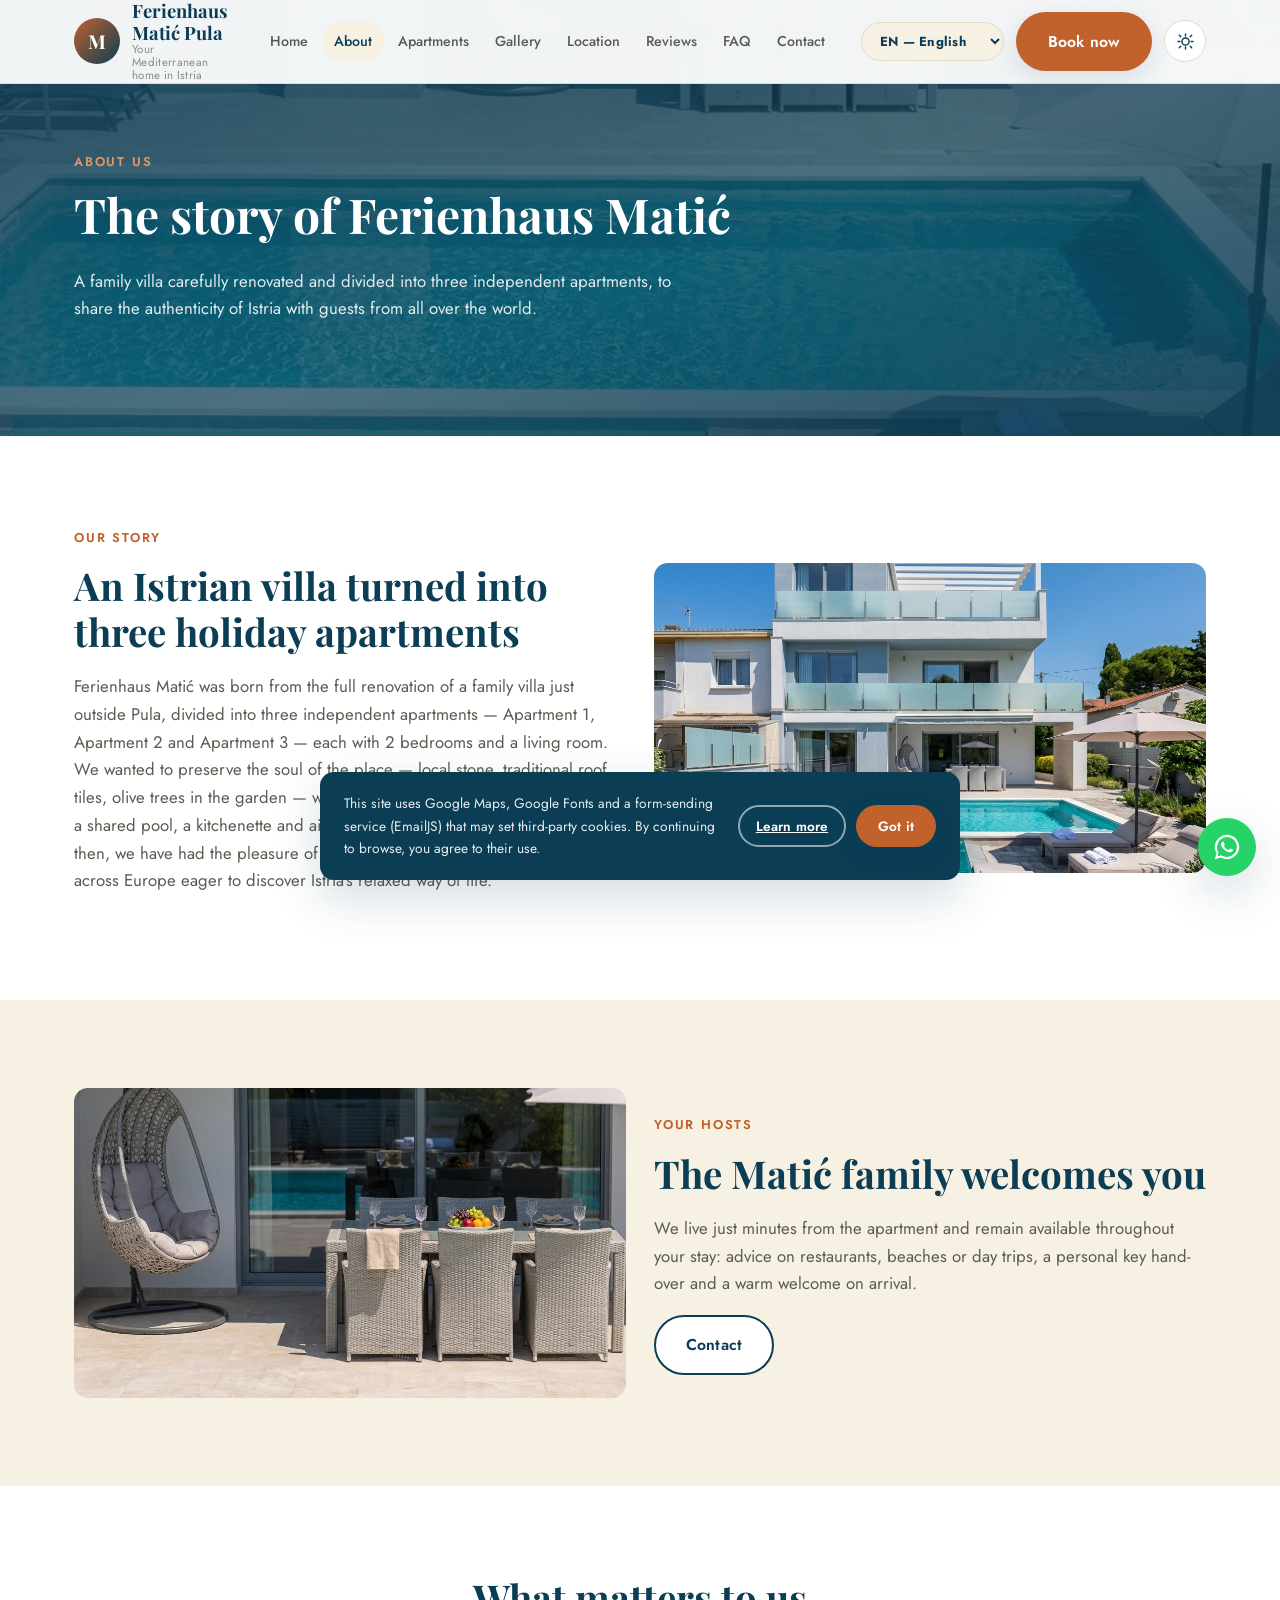
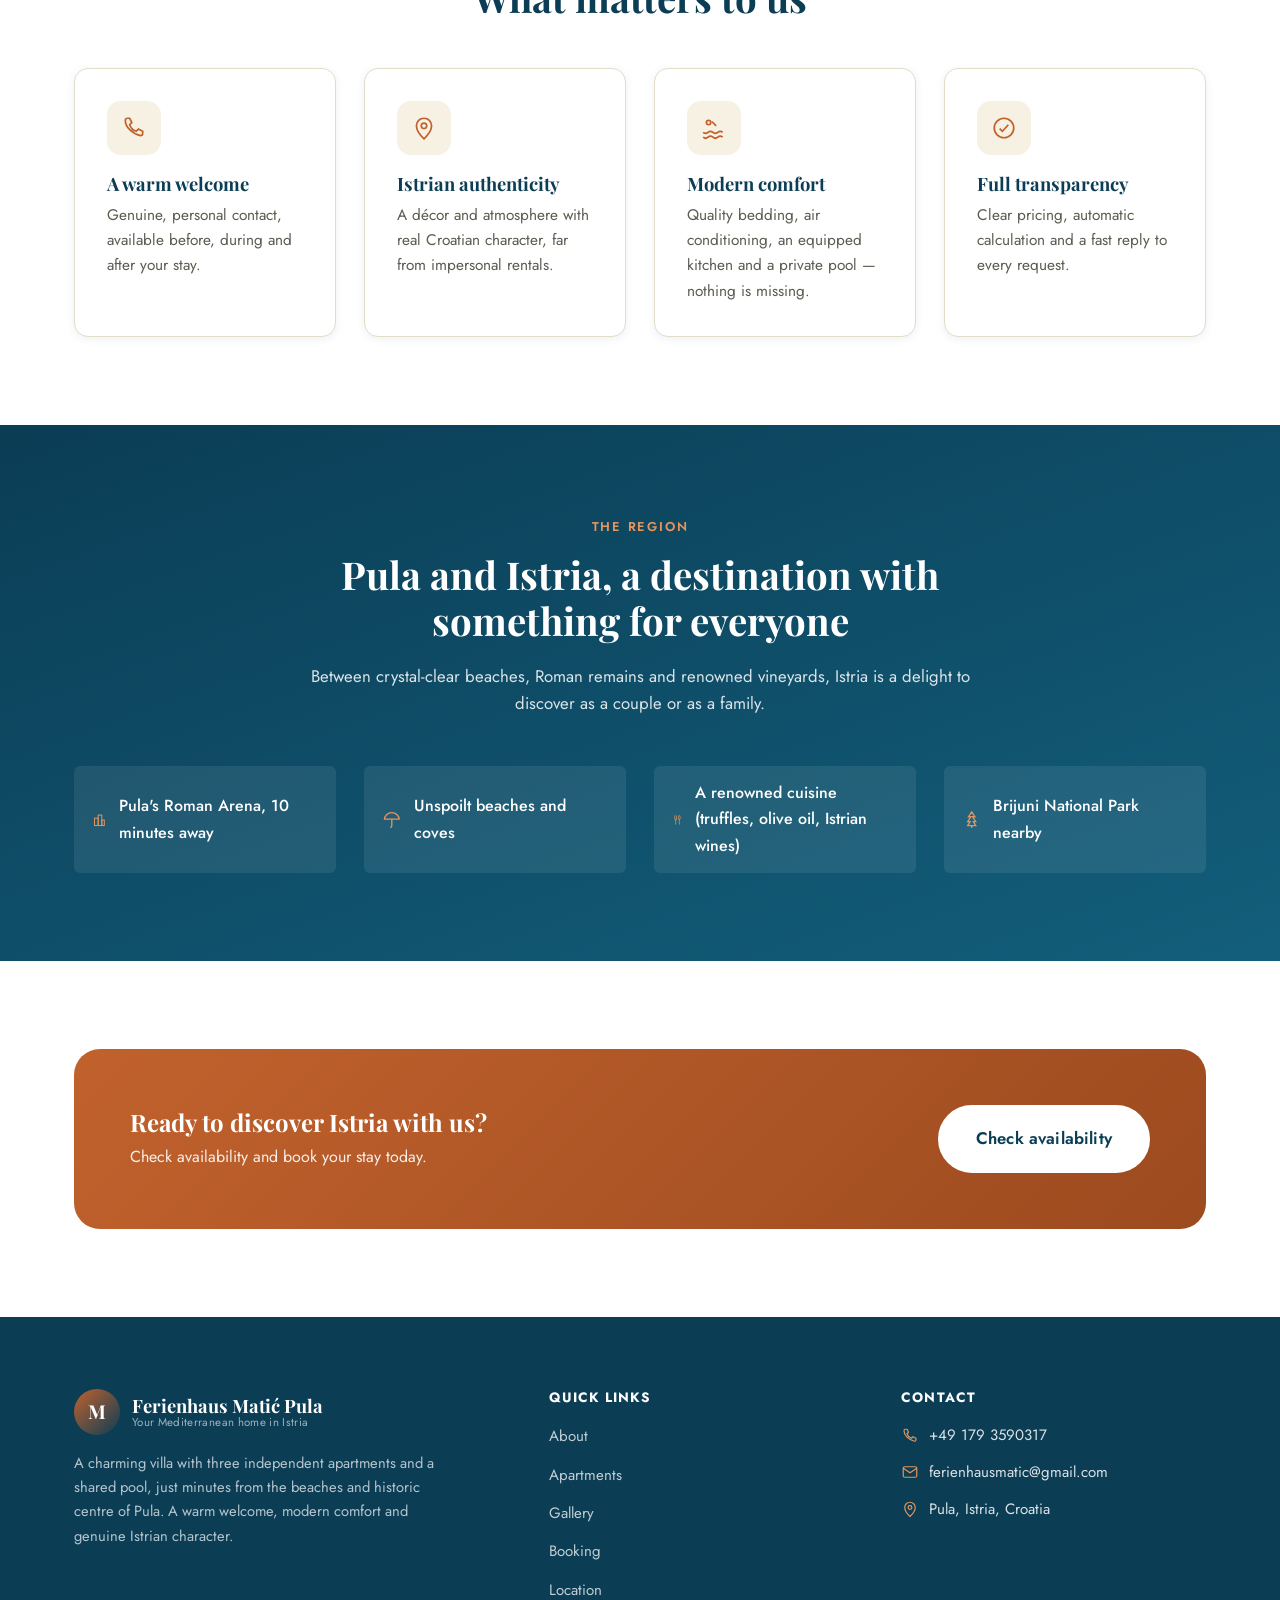
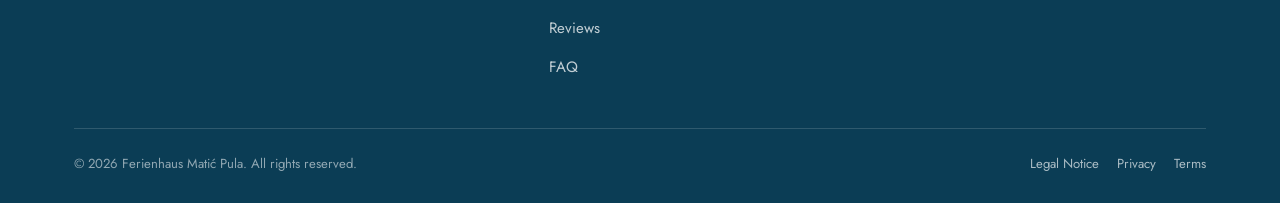
<file: apropos.html>
<!doctype html>
<html lang="de">
<head>
<meta charset="UTF-8">
<script>(function(){try{var t=localStorage.getItem('fhm_theme');if(t!=='light'&&t!=='dark'){t=(window.matchMedia&&window.matchMedia('(prefers-color-scheme: dark)').matches)?'dark':'light';}document.documentElement.setAttribute('data-theme',t);}catch(e){}})();</script>
<meta name="viewport" content="width=device-width, initial-scale=1.0">
<title>À propos — Ferienhaus Matić Pula</title>
<meta name="description" content="Découvrez l'histoire du Ferienhaus Matić Pula, la famille qui vous accueille et la région d'Istrie autour de Pula.">
<meta property="og:type" content="website">
<meta property="og:site_name" content="Ferienhaus Matić Pula">
<meta property="og:title" content="O nama — Ferienhaus Matić Pula">
<meta property="og:description" content="Upoznajte povijest kuće, obitelj koja vas dočekuje i regiju Istre oko Pule.">
<meta property="og:image" content="https://www.ferienhaus-matic-pula.com/images/og-cover.jpg">
<meta property="og:url" content="https://www.ferienhaus-matic-pula.com/apropos.html">
<meta name="twitter:card" content="summary_large_image">
<meta name="twitter:title" content="O nama — Ferienhaus Matić Pula">
<meta name="twitter:description" content="Upoznajte povijest kuće i obitelj koja vas dočekuje u Puli, Istra.">
<meta name="twitter:image" content="https://www.ferienhaus-matic-pula.com/images/og-cover.jpg">
<link rel="canonical" href="https://www.ferienhaus-matic-pula.com/apropos.html">
<link rel="preconnect" href="https://fonts.googleapis.com">
<link rel="preconnect" href="https://fonts.gstatic.com" crossorigin>
<link href="https://fonts.googleapis.com/css2?family=Playfair+Display:wght@600;700&family=Jost:wght@400;500;600;700&display=swap" rel="stylesheet">
<link rel="stylesheet" href="css/style.css">
<link rel="icon" href="data:image/svg+xml,%3Csvg xmlns='http://www.w3.org/2000/svg' viewBox='0 0 100 100'%3E%3Crect width='100' height='100' rx='22' fill='%230b3d55'/%3E%3Ctext x='50' y='68' font-size='56' text-anchor='middle' fill='white' font-family='Georgia,serif'%3EM%3C/text%3E%3C/svg%3E">
</head>
<body data-i18n-meta="about">
<a href="#main" class="skip-link" data-i18n="common.skipToContent">Aller au contenu</a>

<header class="site-header">
  <div class="container">
    <a href="index.html" class="brand">
      <span class="brand-mark">M</span>
      <span class="brand-text">
        <span class="brand-name">Ferienhaus Matić Pula</span>
        <span class="brand-tagline" data-i18n="common.tagline"></span>
      </span>
    </a>
    <nav class="main-nav" aria-label="Navigation principale">
      <a href="index.html" data-page="index.html" data-i18n="nav.home"></a>
      <a href="apropos.html" data-page="apropos.html" data-i18n="nav.about"></a>
      <a href="appartement.html" data-page="appartement.html" data-i18n="nav.apartment"></a>
      <a href="galerie.html" data-page="galerie.html" data-i18n="nav.gallery"></a>
      <a href="localisation.html" data-page="localisation.html" data-i18n="nav.location"></a>
      <a href="temoignages.html" data-page="temoignages.html" data-i18n="nav.testimonials"></a>
      <a href="faq.html" data-page="faq.html" data-i18n="nav.faq"></a>
      <a href="contact.html" data-page="contact.html" data-i18n="nav.contact"></a>
      <div class="lang-switcher lang-switcher--mobile" role="group" data-i18n-aria-label="common.langSwitcherLabel">
        <select data-lang-select>
          <option value="de">DE — Deutsch</option>
          <option value="en">EN — English</option>
          <option value="hr">HR — Hrvatski</option>
        </select>
      </div>
    </nav>
    <div class="header-actions">
      <div class="lang-switcher" role="group" data-i18n-aria-label="common.langSwitcherLabel">
        <select data-lang-select>
          <option value="de">DE — Deutsch</option>
          <option value="en">EN — English</option>
          <option value="hr">HR — Hrvatski</option>
        </select>
      </div>
      <a href="reservation.html" class="btn btn--primary" data-i18n="common.bookNow"></a>
      <button type="button" class="theme-toggle" data-theme-toggle aria-pressed="false" data-i18n-aria-label="common.themeToggleLabel">
        <svg class="theme-toggle-icon theme-toggle-icon--sun" viewBox="0 0 24 24" fill="none" stroke="currentColor" stroke-width="1.8" stroke-linecap="round" stroke-linejoin="round" aria-hidden="true"><circle cx="12" cy="12" r="4.5"/><path d="M12 2.5v2.5M12 19v2.5M4.2 4.2l1.8 1.8M18 18l1.8 1.8M2.5 12H5M19 12h2.5M4.2 19.8L6 18M18 6l1.8-1.8"/></svg>
        <svg class="theme-toggle-icon theme-toggle-icon--moon" viewBox="0 0 24 24" fill="none" stroke="currentColor" stroke-width="1.8" stroke-linecap="round" stroke-linejoin="round" aria-hidden="true"><path d="M20 14.5A8.5 8.5 0 1 1 9.5 4a6.5 6.5 0 0 0 10.5 10.5z"/></svg>
      </button>
      <button class="nav-toggle" aria-label="Menu" aria-expanded="false"><span></span><span></span><span></span></button>
    </div>
  </div>
</header>

<main id="main">

  <section class="page-hero">
    <div class="container">
      <span class="kicker" data-i18n="about.kicker"></span>
      <h1 data-i18n="about.title"></h1>
      <p data-i18n="about.introText"></p>
    </div>
  </section>

  <section class="section">
    <div class="container grid grid--2" style="align-items:center;">
      <div>
        <span class="kicker" data-i18n="about.storyKicker"></span>
        <h2 class="section-title" data-i18n="about.storyTitle"></h2>
        <p class="section-text" data-i18n="about.storyText"></p>
      </div>
      <img src="images/maison-piscine/photo-02.png" alt="Maison Ferienhaus Matić Pula et sa piscine" style="width:100%;aspect-ratio:16/9;object-fit:cover;border-radius:var(--radius-md);">
    </div>
  </section>

  <section class="section section--sand">
    <div class="container grid grid--2" style="align-items:center;">
      <img src="images/maison-piscine/photo-03.png" alt="Terrasse et piscine où la famille Matić accueille ses hôtes" style="width:100%;aspect-ratio:16/9;object-fit:cover;border-radius:var(--radius-md);">
      <div>
        <span class="kicker" data-i18n="about.hostKicker"></span>
        <h2 class="section-title" data-i18n="about.hostTitle"></h2>
        <p class="section-text" data-i18n="about.hostText"></p>
        <a href="contact.html" class="btn btn--secondary" data-i18n="nav.contact"></a>
      </div>
    </div>
  </section>

  <section class="section">
    <div class="container">
      <div class="section-head">
        <h2 class="section-title" data-i18n="about.valuesTitle"></h2>
      </div>
      <div class="grid grid--4">
        <div class="card">
          <div class="card-icon"><svg viewBox="0 0 24 24" fill="none" stroke="currentColor" stroke-width="1.6"><path d="M4 5c0-1 1-2 2-2h2l2 4-2 2c1 3 3 5 6 6l2-2 4 2v2c0 1-1 2-2 2C10 17 4 11 4 5z"/></svg></div>
          <h3 data-i18n="about.value1Title"></h3>
          <p data-i18n="about.value1Text"></p>
        </div>
        <div class="card">
          <div class="card-icon"><svg viewBox="0 0 24 24" fill="none" stroke="currentColor" stroke-width="1.6"><path d="M12 22s7-6.5 7-12a7 7 0 1 0-14 0c0 5.5 7 12 7 12z"/><circle cx="12" cy="10" r="2.5"/></svg></div>
          <h3 data-i18n="about.value2Title"></h3>
          <p data-i18n="about.value2Text"></p>
        </div>
        <div class="card">
          <div class="card-icon"><svg viewBox="0 0 24 24" fill="none" stroke="currentColor" stroke-width="1.6"><path d="M2 16c1.5 1.3 3 1.3 4.5 0s3-1.3 4.5 0 3 1.3 4.5 0 3-1.3 4.5 0"/><path d="M2 20.5c1.5 1.3 3 1.3 4.5 0s3-1.3 4.5 0 3 1.3 4.5 0 3-1.3 4.5 0"/><circle cx="7" cy="7" r="2"/><path d="M10 6l4 4"/></svg></div>
          <h3 data-i18n="about.value3Title"></h3>
          <p data-i18n="about.value3Text"></p>
        </div>
        <div class="card">
          <div class="card-icon"><svg viewBox="0 0 24 24" fill="none" stroke="currentColor" stroke-width="1.6"><circle cx="12" cy="12" r="9"/><path d="M8 12.5l2.5 2.5L16 9"/></svg></div>
          <h3 data-i18n="about.value4Title"></h3>
          <p data-i18n="about.value4Text"></p>
        </div>
      </div>
    </div>
  </section>

  <section class="section section--deep">
    <div class="container">
      <div class="section-head">
        <span class="kicker" data-i18n="about.regionKicker"></span>
        <h2 class="section-title" data-i18n="about.regionTitle"></h2>
        <p class="section-text" data-i18n="about.regionText"></p>
      </div>
      <div class="grid grid--4">
        <div class="distance-item" style="background:rgba(255,255,255,0.08);">
          <span class="name" style="color:#fff;">
            <svg viewBox="0 0 24 24" fill="none" stroke="currentColor" stroke-width="1.6" style="color:var(--color-terracotta-light);"><rect x="4" y="9" width="6" height="12"/><rect x="10" y="4" width="6" height="17"/><rect x="16" y="12" width="4" height="9"/></svg>
            <span data-i18n="about.regionItem1"></span>
          </span>
        </div>
        <div class="distance-item" style="background:rgba(255,255,255,0.08);">
          <span class="name" style="color:#fff;">
            <svg viewBox="0 0 24 24" fill="none" stroke="currentColor" stroke-width="1.6" style="color:var(--color-terracotta-light);"><path d="M12 3c5 0 9 4 9 8H3c0-4 4-8 9-8z"/><path d="M12 11v8a2 2 0 0 1-2 2"/></svg>
            <span data-i18n="about.regionItem2"></span>
          </span>
        </div>
        <div class="distance-item" style="background:rgba(255,255,255,0.08);">
          <span class="name" style="color:#fff;">
            <svg viewBox="0 0 24 24" fill="none" stroke="currentColor" stroke-width="1.6" style="color:var(--color-terracotta-light);"><path d="M6 2v8a2 2 0 0 0 4 0V2"/><path d="M8 10v12"/><path d="M16 2c-2 2-2 5-2 7a2 2 0 0 0 4 0c0-2 0-5-2-7z"/><path d="M16 9v13"/></svg>
            <span data-i18n="about.regionItem3"></span>
          </span>
        </div>
        <div class="distance-item" style="background:rgba(255,255,255,0.08);">
          <span class="name" style="color:#fff;">
            <svg viewBox="0 0 24 24" fill="none" stroke="currentColor" stroke-width="1.6" style="color:var(--color-terracotta-light);"><path d="M12 2l4 6h-3l4 6h-3l3 5H7l3-5H7l4-6H8z"/><path d="M12 19v3"/></svg>
            <span data-i18n="about.regionItem4"></span>
          </span>
        </div>
      </div>
    </div>
  </section>

  <section class="section">
    <div class="container">
      <div class="cta-banner">
        <div>
          <h2 data-i18n="about.ctaTitle"></h2>
          <p data-i18n="about.ctaText"></p>
        </div>
        <a href="reservation.html" class="btn btn--secondary btn--lg" data-i18n="about.ctaButton"></a>
      </div>
    </div>
  </section>

</main>

<footer class="site-footer">
  <div class="container">
    <div class="footer-grid">
      <div class="footer-brand">
        <a href="index.html" class="brand">
          <span class="brand-mark">M</span>
          <span class="brand-text">
            <span class="brand-name">Ferienhaus Matić Pula</span>
            <span class="brand-tagline" data-i18n="common.tagline"></span>
          </span>
        </a>
        <p class="footer-about" data-i18n="common.footerAbout"></p>
      </div>
      <div class="footer-col">
        <h4 data-i18n="common.footerLinksTitle"></h4>
        <ul>
          <li><a href="apropos.html" data-i18n="nav.about"></a></li>
          <li><a href="appartement.html" data-i18n="nav.apartment"></a></li>
          <li><a href="galerie.html" data-i18n="nav.gallery"></a></li>
          <li><a href="reservation.html" data-i18n="nav.reservation"></a></li>
          <li><a href="localisation.html" data-i18n="nav.location"></a></li>
          <li><a href="temoignages.html" data-i18n="nav.testimonials"></a></li>
          <li><a href="faq.html" data-i18n="nav.faq"></a></li>
        </ul>
      </div>
      <div class="footer-col">
        <h4 data-i18n="common.footerContactTitle"></h4>
        <ul>
          <li class="contact-line"><svg viewBox="0 0 24 24" fill="none" stroke="currentColor" stroke-width="1.6"><path d="M4 5c0-1 1-2 2-2h2l2 4-2 2c1 3 3 5 6 6l2-2 4 2v2c0 1-1 2-2 2C10 17 4 11 4 5z"/></svg><span>+49 179 3590317</span></li>
          <li class="contact-line"><svg viewBox="0 0 24 24" fill="none" stroke="currentColor" stroke-width="1.6"><rect x="3" y="5" width="18" height="14" rx="2"/><path d="M3 7l9 6 9-6"/></svg><span>ferienhausmatic@gmail.com</span></li>
          <li class="contact-line"><svg viewBox="0 0 24 24" fill="none" stroke="currentColor" stroke-width="1.6"><path d="M12 22s7-6.5 7-12a7 7 0 1 0-14 0c0 5.5 7 12 7 12z"/><circle cx="12" cy="10" r="2.5"/></svg><span data-i18n="common.addressShort"></span></li>
        </ul>
      </div>
    </div>
    <div class="footer-bottom">
      <span>&copy; <span data-current-year></span> <span data-i18n="common.footerRights"></span></span>
      <div class="footer-legal-links">
        <a href="mentions-legales.html" data-i18n="legal.navLabel"></a>
        <a href="confidentialite.html" data-i18n="privacy.navLabel"></a>
        <a href="conditions.html" data-i18n="terms.navLabel"></a>
      </div>
    </div>
  </div>
</footer>

<div class="mobile-cta-bar">
  <a href="reservation.html" class="btn btn--primary" data-i18n="common.bookNow"></a>
</div>

<a href="#" class="whatsapp-float" data-whatsapp-link target="_blank" rel="noopener" data-i18n-aria-label="common.whatsappCta">
  <svg viewBox="0 0 32 32" fill="currentColor" aria-hidden="true"><path d="M16 3C9 3 3 9 3 16c0 2.4.6 4.6 1.8 6.6L3 29l6.6-1.7c1.9 1 4.1 1.6 6.4 1.6 7 0 13-6 13-13S23 3 16 3zm0 23.6c-2 0-4-.5-5.7-1.5l-.4-.2-4 .9 1-3.9-.3-.4A10.6 10.6 0 0 1 5.4 16 10.6 10.6 0 0 1 16 5.4 10.6 10.6 0 0 1 26.6 16 10.6 10.6 0 0 1 16 26.6zm5.8-7.9c-.3-.2-1.9-.9-2.2-1-.3-.1-.5-.2-.7.2s-.8 1-1 1.2-.4.2-.7 0a8.7 8.7 0 0 1-2.6-1.6 9.7 9.7 0 0 1-1.8-2.2c-.2-.3 0-.5.1-.7l.5-.6.2-.4c.1-.2 0-.4 0-.5l-.9-2.2c-.2-.6-.5-.5-.7-.5h-.6c-.2 0-.5.1-.8.4-.3.3-1 1-1 2.4s1.1 2.8 1.2 3c.1.2 2.2 3.4 5.4 4.7.8.3 1.4.5 1.8.6.8.2 1.5.2 2 .1.6-.1 1.9-.8 2.2-1.5.3-.7.3-1.3.2-1.5-.1-.1-.3-.2-.6-.4z"/></svg>
</a>

<div class="cookie-banner" id="cookieBanner" hidden role="dialog" aria-live="polite">
  <p data-i18n="common.cookieBannerText"></p>
  <div class="cookie-banner-actions">
    <a href="confidentialite.html" class="btn btn--ghost" style="padding:8px 16px;font-size:0.85rem;" data-i18n="common.cookieBannerLearnMore"></a>
    <button type="button" id="cookieBannerAccept" class="btn btn--primary" style="padding:8px 20px;font-size:0.85rem;" data-i18n="common.cookieBannerAccept"></button>
  </div>
</div>

<script src="js/translations.js"></script>
<script src="js/i18n.js"></script>
<script src="js/theme.js"></script>
<script src="js/main.js"></script>
</body>
</html>
</file>
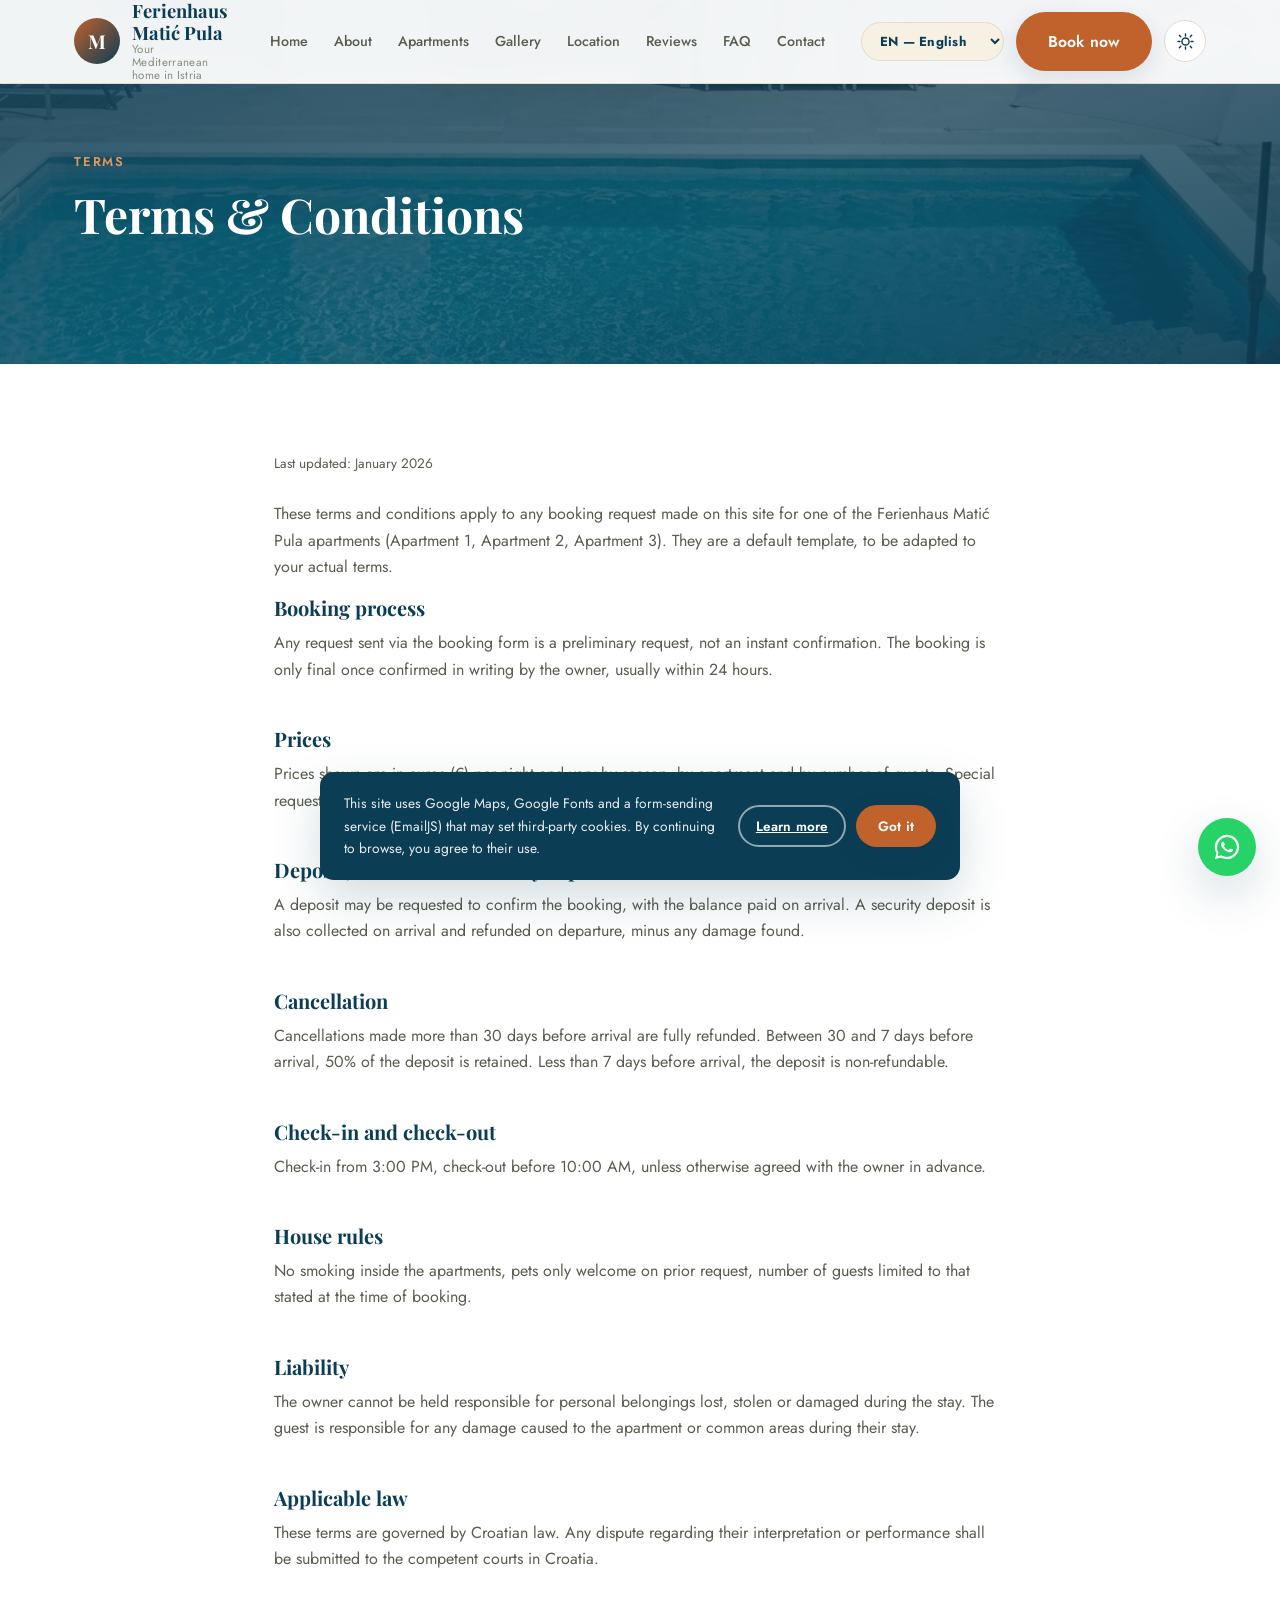
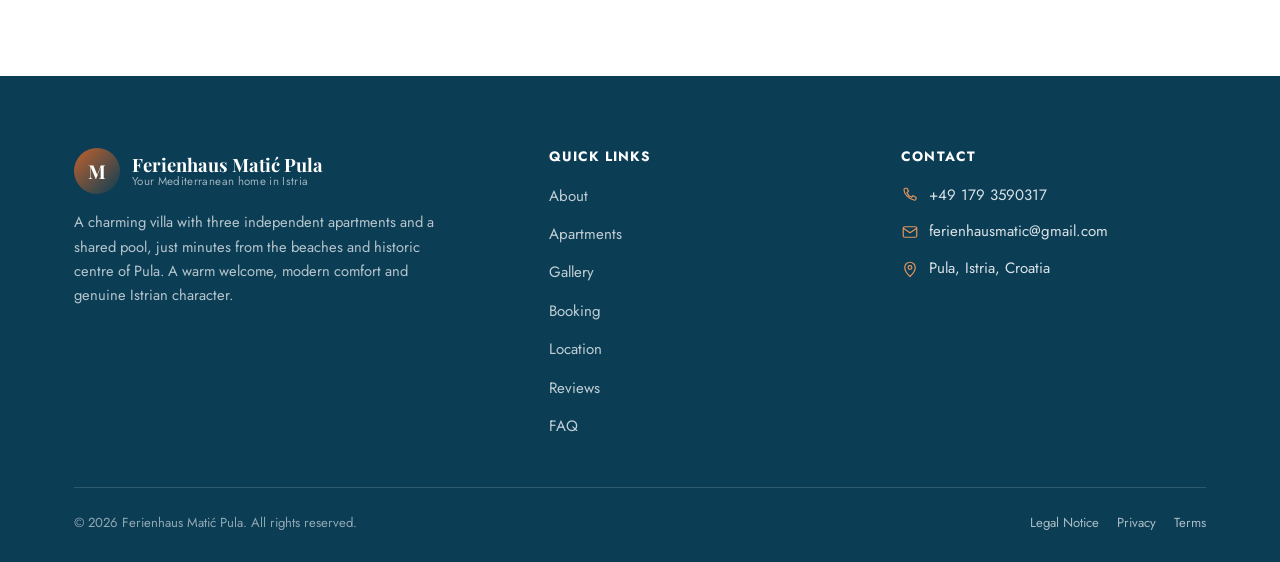
<file: conditions.html>
<!doctype html>
<html lang="de">
<head>
<meta charset="UTF-8">
<script>(function(){try{var t=localStorage.getItem('fhm_theme');if(t!=='light'&&t!=='dark'){t=(window.matchMedia&&window.matchMedia('(prefers-color-scheme: dark)').matches)?'dark':'light';}document.documentElement.setAttribute('data-theme',t);}catch(e){}})();</script>
<meta name="viewport" content="width=device-width, initial-scale=1.0">
<title>Conditions générales — Ferienhaus Matić Pula</title>
<meta name="description" content="Conditions générales de réservation, de prix, d'annulation et de séjour du Ferienhaus Matić Pula.">
<meta name="robots" content="noindex, follow">
<link rel="preconnect" href="https://fonts.googleapis.com">
<link rel="preconnect" href="https://fonts.gstatic.com" crossorigin>
<link href="https://fonts.googleapis.com/css2?family=Playfair+Display:wght@600;700&family=Jost:wght@400;500;600;700&display=swap" rel="stylesheet">
<link rel="stylesheet" href="css/style.css">
<link rel="icon" href="data:image/svg+xml,%3Csvg xmlns='http://www.w3.org/2000/svg' viewBox='0 0 100 100'%3E%3Crect width='100' height='100' rx='22' fill='%230b3d55'/%3E%3Ctext x='50' y='68' font-size='56' text-anchor='middle' fill='white' font-family='Georgia,serif'%3EM%3C/text%3E%3C/svg%3E">
</head>
<body data-i18n-meta="terms">
<a href="#main" class="skip-link" data-i18n="common.skipToContent">Aller au contenu</a>

<header class="site-header">
  <div class="container">
    <a href="index.html" class="brand">
      <span class="brand-mark">M</span>
      <span class="brand-text">
        <span class="brand-name">Ferienhaus Matić Pula</span>
        <span class="brand-tagline" data-i18n="common.tagline"></span>
      </span>
    </a>
    <nav class="main-nav" aria-label="Navigation principale">
      <a href="index.html" data-page="index.html" data-i18n="nav.home"></a>
      <a href="apropos.html" data-page="apropos.html" data-i18n="nav.about"></a>
      <a href="appartement.html" data-page="appartement.html" data-i18n="nav.apartment"></a>
      <a href="galerie.html" data-page="galerie.html" data-i18n="nav.gallery"></a>
      <a href="localisation.html" data-page="localisation.html" data-i18n="nav.location"></a>
      <a href="temoignages.html" data-page="temoignages.html" data-i18n="nav.testimonials"></a>
      <a href="faq.html" data-page="faq.html" data-i18n="nav.faq"></a>
      <a href="contact.html" data-page="contact.html" data-i18n="nav.contact"></a>
      <div class="lang-switcher lang-switcher--mobile" role="group" data-i18n-aria-label="common.langSwitcherLabel">
        <select data-lang-select>
          <option value="de">DE — Deutsch</option>
          <option value="en">EN — English</option>
          <option value="hr">HR — Hrvatski</option>
        </select>
      </div>
    </nav>
    <div class="header-actions">
      <div class="lang-switcher" role="group" data-i18n-aria-label="common.langSwitcherLabel">
        <select data-lang-select>
          <option value="de">DE — Deutsch</option>
          <option value="en">EN — English</option>
          <option value="hr">HR — Hrvatski</option>
        </select>
      </div>
      <a href="reservation.html" class="btn btn--primary" data-i18n="common.bookNow"></a>
      <button type="button" class="theme-toggle" data-theme-toggle aria-pressed="false" data-i18n-aria-label="common.themeToggleLabel">
        <svg class="theme-toggle-icon theme-toggle-icon--sun" viewBox="0 0 24 24" fill="none" stroke="currentColor" stroke-width="1.8" stroke-linecap="round" stroke-linejoin="round" aria-hidden="true"><circle cx="12" cy="12" r="4.5"/><path d="M12 2.5v2.5M12 19v2.5M4.2 4.2l1.8 1.8M18 18l1.8 1.8M2.5 12H5M19 12h2.5M4.2 19.8L6 18M18 6l1.8-1.8"/></svg>
        <svg class="theme-toggle-icon theme-toggle-icon--moon" viewBox="0 0 24 24" fill="none" stroke="currentColor" stroke-width="1.8" stroke-linecap="round" stroke-linejoin="round" aria-hidden="true"><path d="M20 14.5A8.5 8.5 0 1 1 9.5 4a6.5 6.5 0 0 0 10.5 10.5z"/></svg>
      </button>
      <button class="nav-toggle" aria-label="Menu" aria-expanded="false"><span></span><span></span><span></span></button>
    </div>
  </div>
</header>

<main id="main">
  <section class="page-hero">
    <div class="container">
      <span class="kicker" data-i18n="terms.kicker"></span>
      <h1 data-i18n="terms.title"></h1>
    </div>
  </section>

  <section class="section">
    <div class="container legal-content">
      <p class="legal-updated" data-i18n="terms.updated"></p>
      <p data-i18n="terms.intro"></p>

      <h2 data-i18n="terms.bookingProcessTitle"></h2>
      <p data-i18n="terms.bookingProcessText"></p>

      <h2 data-i18n="terms.pricesTitle"></h2>
      <p data-i18n="terms.pricesText"></p>

      <h2 data-i18n="terms.depositTitle"></h2>
      <p data-i18n="terms.depositText"></p>

      <h2 data-i18n="terms.cancellationTitle"></h2>
      <p data-i18n="terms.cancellationText"></p>

      <h2 data-i18n="terms.checkInOutTitle"></h2>
      <p data-i18n="terms.checkInOutText"></p>

      <h2 data-i18n="terms.houseRulesTitle"></h2>
      <p data-i18n="terms.houseRulesText"></p>

      <h2 data-i18n="terms.liabilityTitle"></h2>
      <p data-i18n="terms.liabilityText"></p>

      <h2 data-i18n="terms.lawTitle"></h2>
      <p data-i18n="terms.lawText"></p>
    </div>
  </section>
</main>

<footer class="site-footer">
  <div class="container">
    <div class="footer-grid">
      <div class="footer-brand">
        <a href="index.html" class="brand">
          <span class="brand-mark">M</span>
          <span class="brand-text">
            <span class="brand-name">Ferienhaus Matić Pula</span>
            <span class="brand-tagline" data-i18n="common.tagline"></span>
          </span>
        </a>
        <p class="footer-about" data-i18n="common.footerAbout"></p>
      </div>
      <div class="footer-col">
        <h4 data-i18n="common.footerLinksTitle"></h4>
        <ul>
          <li><a href="apropos.html" data-i18n="nav.about"></a></li>
          <li><a href="appartement.html" data-i18n="nav.apartment"></a></li>
          <li><a href="galerie.html" data-i18n="nav.gallery"></a></li>
          <li><a href="reservation.html" data-i18n="nav.reservation"></a></li>
          <li><a href="localisation.html" data-i18n="nav.location"></a></li>
          <li><a href="temoignages.html" data-i18n="nav.testimonials"></a></li>
          <li><a href="faq.html" data-i18n="nav.faq"></a></li>
        </ul>
      </div>
      <div class="footer-col">
        <h4 data-i18n="common.footerContactTitle"></h4>
        <ul>
          <li class="contact-line"><svg viewBox="0 0 24 24" fill="none" stroke="currentColor" stroke-width="1.6"><path d="M4 5c0-1 1-2 2-2h2l2 4-2 2c1 3 3 5 6 6l2-2 4 2v2c0 1-1 2-2 2C10 17 4 11 4 5z"/></svg><span>+49 179 3590317</span></li>
          <li class="contact-line"><svg viewBox="0 0 24 24" fill="none" stroke="currentColor" stroke-width="1.6"><rect x="3" y="5" width="18" height="14" rx="2"/><path d="M3 7l9 6 9-6"/></svg><span>ferienhausmatic@gmail.com</span></li>
          <li class="contact-line"><svg viewBox="0 0 24 24" fill="none" stroke="currentColor" stroke-width="1.6"><path d="M12 22s7-6.5 7-12a7 7 0 1 0-14 0c0 5.5 7 12 7 12z"/><circle cx="12" cy="10" r="2.5"/></svg><span data-i18n="common.addressShort"></span></li>
        </ul>
      </div>
    </div>
    <div class="footer-bottom">
      <span>&copy; <span data-current-year></span> <span data-i18n="common.footerRights"></span></span>
      <div class="footer-legal-links">
        <a href="mentions-legales.html" data-i18n="legal.navLabel"></a>
        <a href="confidentialite.html" data-i18n="privacy.navLabel"></a>
        <a href="conditions.html" data-i18n="terms.navLabel"></a>
      </div>
    </div>
  </div>
</footer>

<div class="mobile-cta-bar">
  <a href="reservation.html" class="btn btn--primary" data-i18n="common.bookNow"></a>
</div>

<a href="#" class="whatsapp-float" data-whatsapp-link target="_blank" rel="noopener" data-i18n-aria-label="common.whatsappCta">
  <svg viewBox="0 0 32 32" fill="currentColor" aria-hidden="true"><path d="M16 3C9 3 3 9 3 16c0 2.4.6 4.6 1.8 6.6L3 29l6.6-1.7c1.9 1 4.1 1.6 6.4 1.6 7 0 13-6 13-13S23 3 16 3zm0 23.6c-2 0-4-.5-5.7-1.5l-.4-.2-4 .9 1-3.9-.3-.4A10.6 10.6 0 0 1 5.4 16 10.6 10.6 0 0 1 16 5.4 10.6 10.6 0 0 1 26.6 16 10.6 10.6 0 0 1 16 26.6zm5.8-7.9c-.3-.2-1.9-.9-2.2-1-.3-.1-.5-.2-.7.2s-.8 1-1 1.2-.4.2-.7 0a8.7 8.7 0 0 1-2.6-1.6 9.7 9.7 0 0 1-1.8-2.2c-.2-.3 0-.5.1-.7l.5-.6.2-.4c.1-.2 0-.4 0-.5l-.9-2.2c-.2-.6-.5-.5-.7-.5h-.6c-.2 0-.5.1-.8.4-.3.3-1 1-1 2.4s1.1 2.8 1.2 3c.1.2 2.2 3.4 5.4 4.7.8.3 1.4.5 1.8.6.8.2 1.5.2 2 .1.6-.1 1.9-.8 2.2-1.5.3-.7.3-1.3.2-1.5-.1-.1-.3-.2-.6-.4z"/></svg>
</a>

<div class="cookie-banner" id="cookieBanner" hidden role="dialog" aria-live="polite">
  <p data-i18n="common.cookieBannerText"></p>
  <div class="cookie-banner-actions">
    <a href="confidentialite.html" class="btn btn--ghost" style="padding:8px 16px;font-size:0.85rem;" data-i18n="common.cookieBannerLearnMore"></a>
    <button type="button" id="cookieBannerAccept" class="btn btn--primary" style="padding:8px 20px;font-size:0.85rem;" data-i18n="common.cookieBannerAccept"></button>
  </div>
</div>

<script src="js/translations.js"></script>
<script src="js/i18n.js"></script>
<script src="js/theme.js"></script>
<script src="js/main.js"></script>
</body>
</html>
</file>
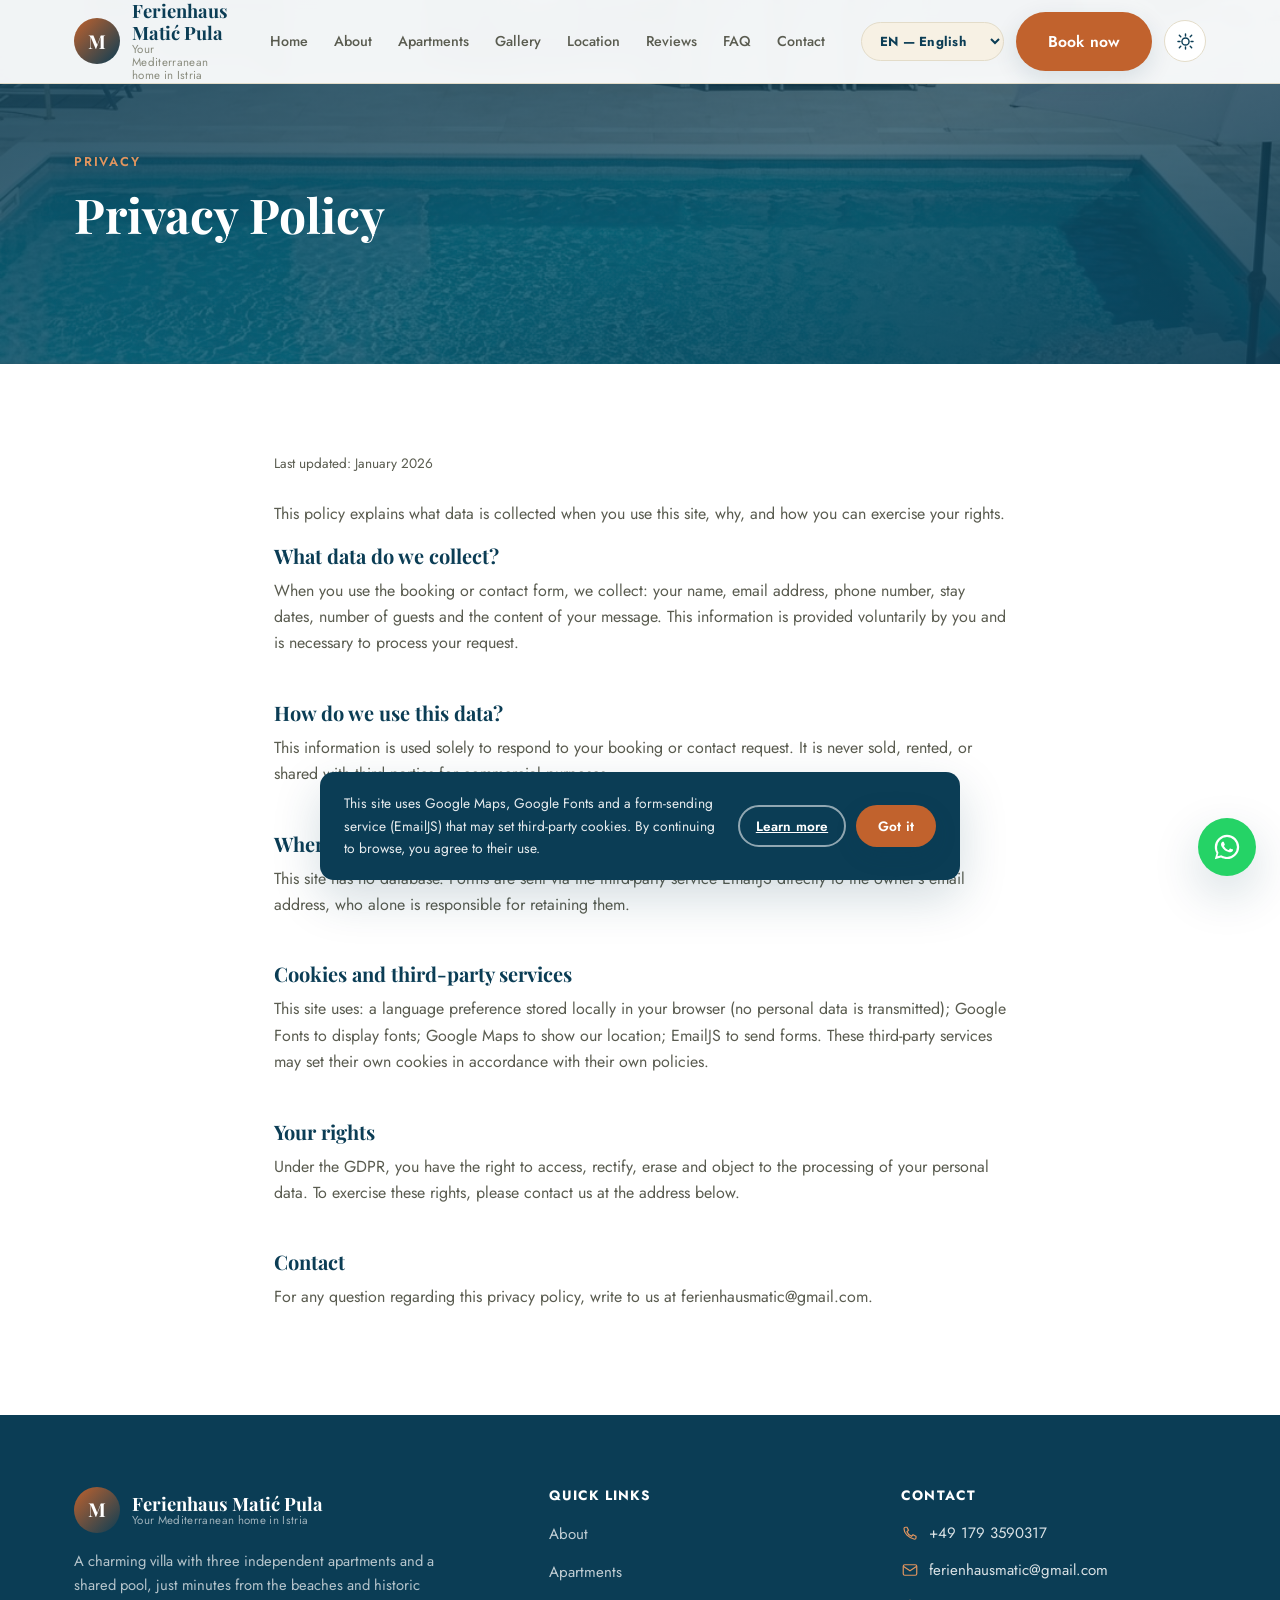
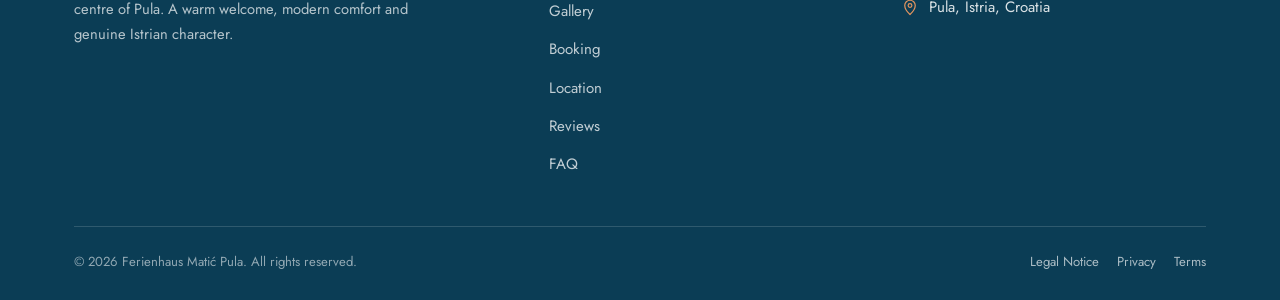
<file: confidentialite.html>
<!doctype html>
<html lang="de">
<head>
<meta charset="UTF-8">
<script>(function(){try{var t=localStorage.getItem('fhm_theme');if(t!=='light'&&t!=='dark'){t=(window.matchMedia&&window.matchMedia('(prefers-color-scheme: dark)').matches)?'dark':'light';}document.documentElement.setAttribute('data-theme',t);}catch(e){}})();</script>
<meta name="viewport" content="width=device-width, initial-scale=1.0">
<title>Politique de confidentialité — Ferienhaus Matić Pula</title>
<meta name="description" content="Politique de confidentialité et protection des données du site Ferienhaus Matić Pula.">
<meta name="robots" content="noindex, follow">
<link rel="preconnect" href="https://fonts.googleapis.com">
<link rel="preconnect" href="https://fonts.gstatic.com" crossorigin>
<link href="https://fonts.googleapis.com/css2?family=Playfair+Display:wght@600;700&family=Jost:wght@400;500;600;700&display=swap" rel="stylesheet">
<link rel="stylesheet" href="css/style.css">
<link rel="icon" href="data:image/svg+xml,%3Csvg xmlns='http://www.w3.org/2000/svg' viewBox='0 0 100 100'%3E%3Crect width='100' height='100' rx='22' fill='%230b3d55'/%3E%3Ctext x='50' y='68' font-size='56' text-anchor='middle' fill='white' font-family='Georgia,serif'%3EM%3C/text%3E%3C/svg%3E">
</head>
<body data-i18n-meta="privacy">
<a href="#main" class="skip-link" data-i18n="common.skipToContent">Aller au contenu</a>

<header class="site-header">
  <div class="container">
    <a href="index.html" class="brand">
      <span class="brand-mark">M</span>
      <span class="brand-text">
        <span class="brand-name">Ferienhaus Matić Pula</span>
        <span class="brand-tagline" data-i18n="common.tagline"></span>
      </span>
    </a>
    <nav class="main-nav" aria-label="Navigation principale">
      <a href="index.html" data-page="index.html" data-i18n="nav.home"></a>
      <a href="apropos.html" data-page="apropos.html" data-i18n="nav.about"></a>
      <a href="appartement.html" data-page="appartement.html" data-i18n="nav.apartment"></a>
      <a href="galerie.html" data-page="galerie.html" data-i18n="nav.gallery"></a>
      <a href="localisation.html" data-page="localisation.html" data-i18n="nav.location"></a>
      <a href="temoignages.html" data-page="temoignages.html" data-i18n="nav.testimonials"></a>
      <a href="faq.html" data-page="faq.html" data-i18n="nav.faq"></a>
      <a href="contact.html" data-page="contact.html" data-i18n="nav.contact"></a>
      <div class="lang-switcher lang-switcher--mobile" role="group" data-i18n-aria-label="common.langSwitcherLabel">
        <select data-lang-select>
          <option value="de">DE — Deutsch</option>
          <option value="en">EN — English</option>
          <option value="hr">HR — Hrvatski</option>
        </select>
      </div>
    </nav>
    <div class="header-actions">
      <div class="lang-switcher" role="group" data-i18n-aria-label="common.langSwitcherLabel">
        <select data-lang-select>
          <option value="de">DE — Deutsch</option>
          <option value="en">EN — English</option>
          <option value="hr">HR — Hrvatski</option>
        </select>
      </div>
      <a href="reservation.html" class="btn btn--primary" data-i18n="common.bookNow"></a>
      <button type="button" class="theme-toggle" data-theme-toggle aria-pressed="false" data-i18n-aria-label="common.themeToggleLabel">
        <svg class="theme-toggle-icon theme-toggle-icon--sun" viewBox="0 0 24 24" fill="none" stroke="currentColor" stroke-width="1.8" stroke-linecap="round" stroke-linejoin="round" aria-hidden="true"><circle cx="12" cy="12" r="4.5"/><path d="M12 2.5v2.5M12 19v2.5M4.2 4.2l1.8 1.8M18 18l1.8 1.8M2.5 12H5M19 12h2.5M4.2 19.8L6 18M18 6l1.8-1.8"/></svg>
        <svg class="theme-toggle-icon theme-toggle-icon--moon" viewBox="0 0 24 24" fill="none" stroke="currentColor" stroke-width="1.8" stroke-linecap="round" stroke-linejoin="round" aria-hidden="true"><path d="M20 14.5A8.5 8.5 0 1 1 9.5 4a6.5 6.5 0 0 0 10.5 10.5z"/></svg>
      </button>
      <button class="nav-toggle" aria-label="Menu" aria-expanded="false"><span></span><span></span><span></span></button>
    </div>
  </div>
</header>

<main id="main">
  <section class="page-hero">
    <div class="container">
      <span class="kicker" data-i18n="privacy.kicker"></span>
      <h1 data-i18n="privacy.title"></h1>
    </div>
  </section>

  <section class="section">
    <div class="container legal-content">
      <p class="legal-updated" data-i18n="privacy.updated"></p>
      <p data-i18n="privacy.intro"></p>

      <h2 data-i18n="privacy.dataCollectedTitle"></h2>
      <p data-i18n="privacy.dataCollectedText"></p>

      <h2 data-i18n="privacy.dataUseTitle"></h2>
      <p data-i18n="privacy.dataUseText"></p>

      <h2 data-i18n="privacy.dataStorageTitle"></h2>
      <p data-i18n="privacy.dataStorageText"></p>

      <h2 data-i18n="privacy.cookiesTitle"></h2>
      <p data-i18n="privacy.cookiesText"></p>

      <h2 data-i18n="privacy.rightsTitle"></h2>
      <p data-i18n="privacy.rightsText"></p>

      <h2 data-i18n="privacy.contactTitle"></h2>
      <p data-i18n="privacy.contactText"></p>
    </div>
  </section>
</main>

<footer class="site-footer">
  <div class="container">
    <div class="footer-grid">
      <div class="footer-brand">
        <a href="index.html" class="brand">
          <span class="brand-mark">M</span>
          <span class="brand-text">
            <span class="brand-name">Ferienhaus Matić Pula</span>
            <span class="brand-tagline" data-i18n="common.tagline"></span>
          </span>
        </a>
        <p class="footer-about" data-i18n="common.footerAbout"></p>
      </div>
      <div class="footer-col">
        <h4 data-i18n="common.footerLinksTitle"></h4>
        <ul>
          <li><a href="apropos.html" data-i18n="nav.about"></a></li>
          <li><a href="appartement.html" data-i18n="nav.apartment"></a></li>
          <li><a href="galerie.html" data-i18n="nav.gallery"></a></li>
          <li><a href="reservation.html" data-i18n="nav.reservation"></a></li>
          <li><a href="localisation.html" data-i18n="nav.location"></a></li>
          <li><a href="temoignages.html" data-i18n="nav.testimonials"></a></li>
          <li><a href="faq.html" data-i18n="nav.faq"></a></li>
        </ul>
      </div>
      <div class="footer-col">
        <h4 data-i18n="common.footerContactTitle"></h4>
        <ul>
          <li class="contact-line"><svg viewBox="0 0 24 24" fill="none" stroke="currentColor" stroke-width="1.6"><path d="M4 5c0-1 1-2 2-2h2l2 4-2 2c1 3 3 5 6 6l2-2 4 2v2c0 1-1 2-2 2C10 17 4 11 4 5z"/></svg><span>+49 179 3590317</span></li>
          <li class="contact-line"><svg viewBox="0 0 24 24" fill="none" stroke="currentColor" stroke-width="1.6"><rect x="3" y="5" width="18" height="14" rx="2"/><path d="M3 7l9 6 9-6"/></svg><span>ferienhausmatic@gmail.com</span></li>
          <li class="contact-line"><svg viewBox="0 0 24 24" fill="none" stroke="currentColor" stroke-width="1.6"><path d="M12 22s7-6.5 7-12a7 7 0 1 0-14 0c0 5.5 7 12 7 12z"/><circle cx="12" cy="10" r="2.5"/></svg><span data-i18n="common.addressShort"></span></li>
        </ul>
      </div>
    </div>
    <div class="footer-bottom">
      <span>&copy; <span data-current-year></span> <span data-i18n="common.footerRights"></span></span>
      <div class="footer-legal-links">
        <a href="mentions-legales.html" data-i18n="legal.navLabel"></a>
        <a href="confidentialite.html" data-i18n="privacy.navLabel"></a>
        <a href="conditions.html" data-i18n="terms.navLabel"></a>
      </div>
    </div>
  </div>
</footer>

<div class="mobile-cta-bar">
  <a href="reservation.html" class="btn btn--primary" data-i18n="common.bookNow"></a>
</div>

<a href="#" class="whatsapp-float" data-whatsapp-link target="_blank" rel="noopener" data-i18n-aria-label="common.whatsappCta">
  <svg viewBox="0 0 32 32" fill="currentColor" aria-hidden="true"><path d="M16 3C9 3 3 9 3 16c0 2.4.6 4.6 1.8 6.6L3 29l6.6-1.7c1.9 1 4.1 1.6 6.4 1.6 7 0 13-6 13-13S23 3 16 3zm0 23.6c-2 0-4-.5-5.7-1.5l-.4-.2-4 .9 1-3.9-.3-.4A10.6 10.6 0 0 1 5.4 16 10.6 10.6 0 0 1 16 5.4 10.6 10.6 0 0 1 26.6 16 10.6 10.6 0 0 1 16 26.6zm5.8-7.9c-.3-.2-1.9-.9-2.2-1-.3-.1-.5-.2-.7.2s-.8 1-1 1.2-.4.2-.7 0a8.7 8.7 0 0 1-2.6-1.6 9.7 9.7 0 0 1-1.8-2.2c-.2-.3 0-.5.1-.7l.5-.6.2-.4c.1-.2 0-.4 0-.5l-.9-2.2c-.2-.6-.5-.5-.7-.5h-.6c-.2 0-.5.1-.8.4-.3.3-1 1-1 2.4s1.1 2.8 1.2 3c.1.2 2.2 3.4 5.4 4.7.8.3 1.4.5 1.8.6.8.2 1.5.2 2 .1.6-.1 1.9-.8 2.2-1.5.3-.7.3-1.3.2-1.5-.1-.1-.3-.2-.6-.4z"/></svg>
</a>

<div class="cookie-banner" id="cookieBanner" hidden role="dialog" aria-live="polite">
  <p data-i18n="common.cookieBannerText"></p>
  <div class="cookie-banner-actions">
    <a href="confidentialite.html" class="btn btn--ghost" style="padding:8px 16px;font-size:0.85rem;" data-i18n="common.cookieBannerLearnMore"></a>
    <button type="button" id="cookieBannerAccept" class="btn btn--primary" style="padding:8px 20px;font-size:0.85rem;" data-i18n="common.cookieBannerAccept"></button>
  </div>
</div>

<script src="js/translations.js"></script>
<script src="js/i18n.js"></script>
<script src="js/theme.js"></script>
<script src="js/main.js"></script>
</body>
</html>
</file>
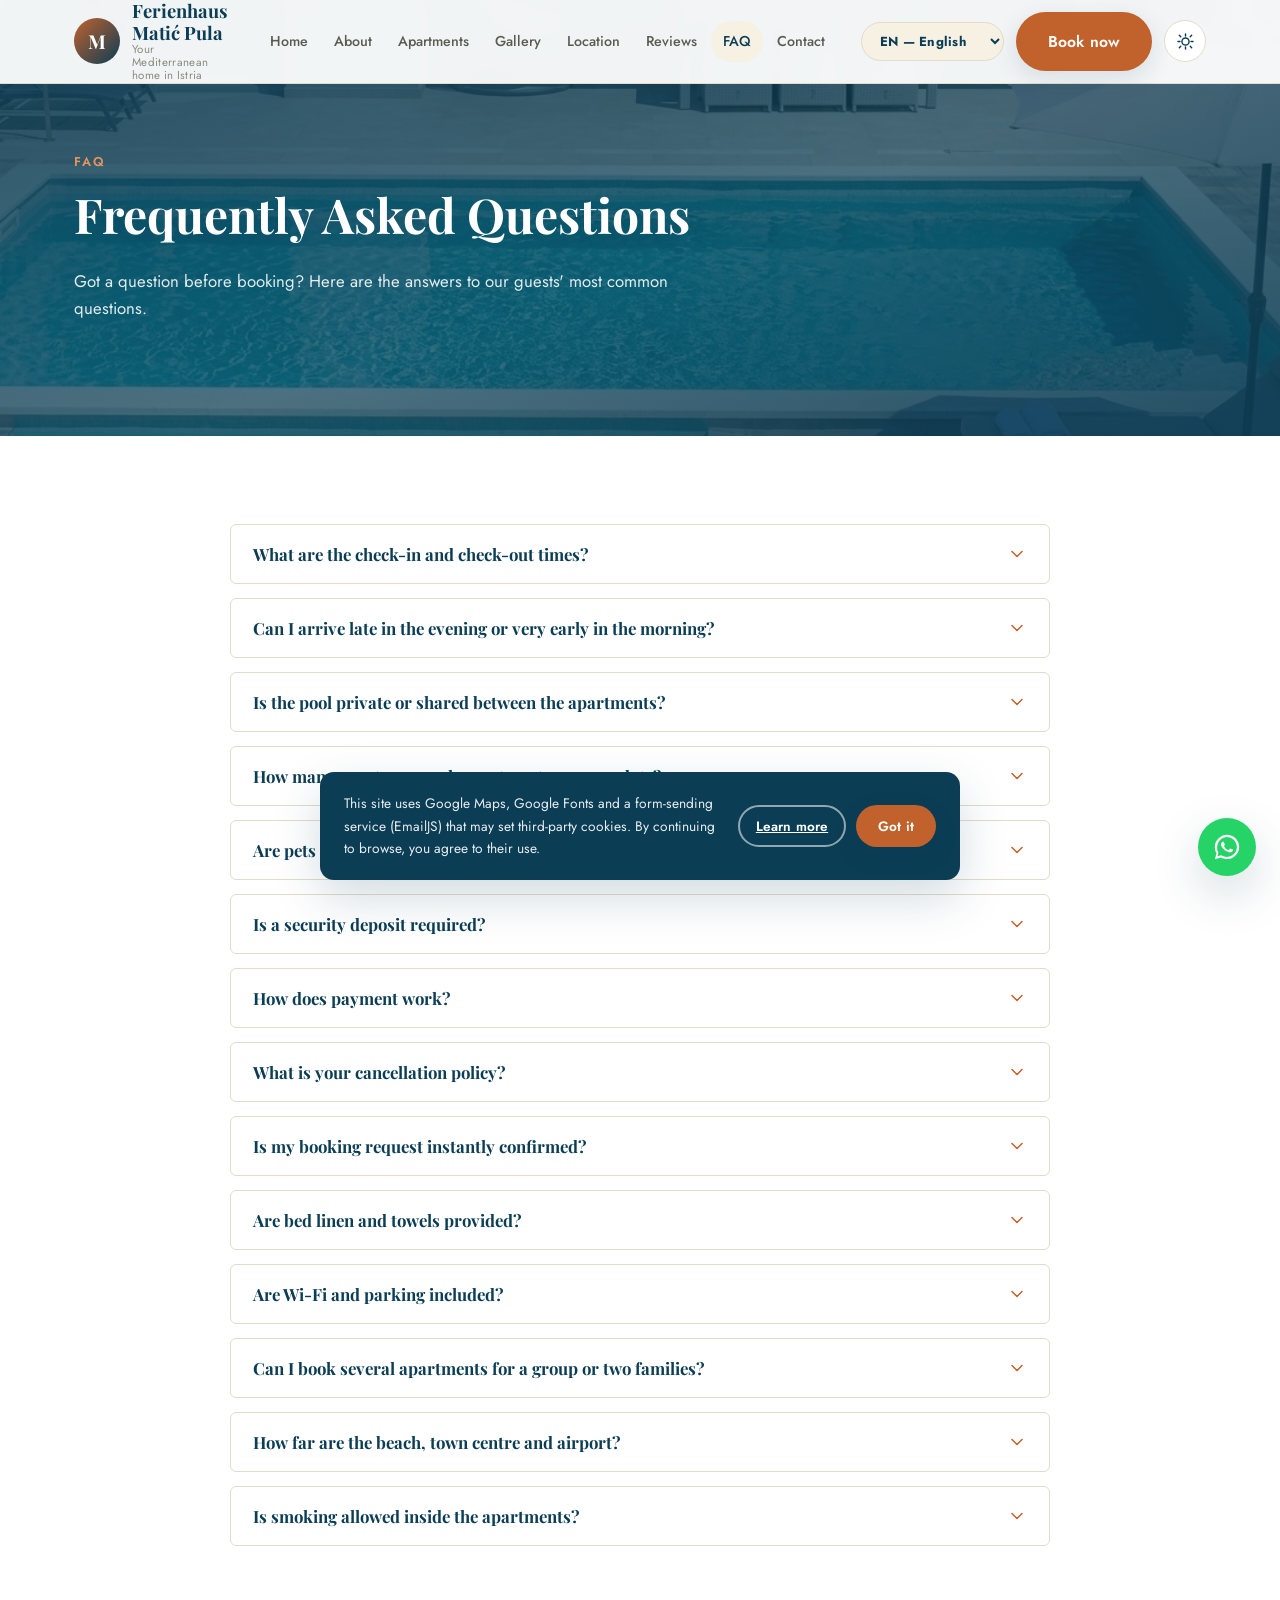
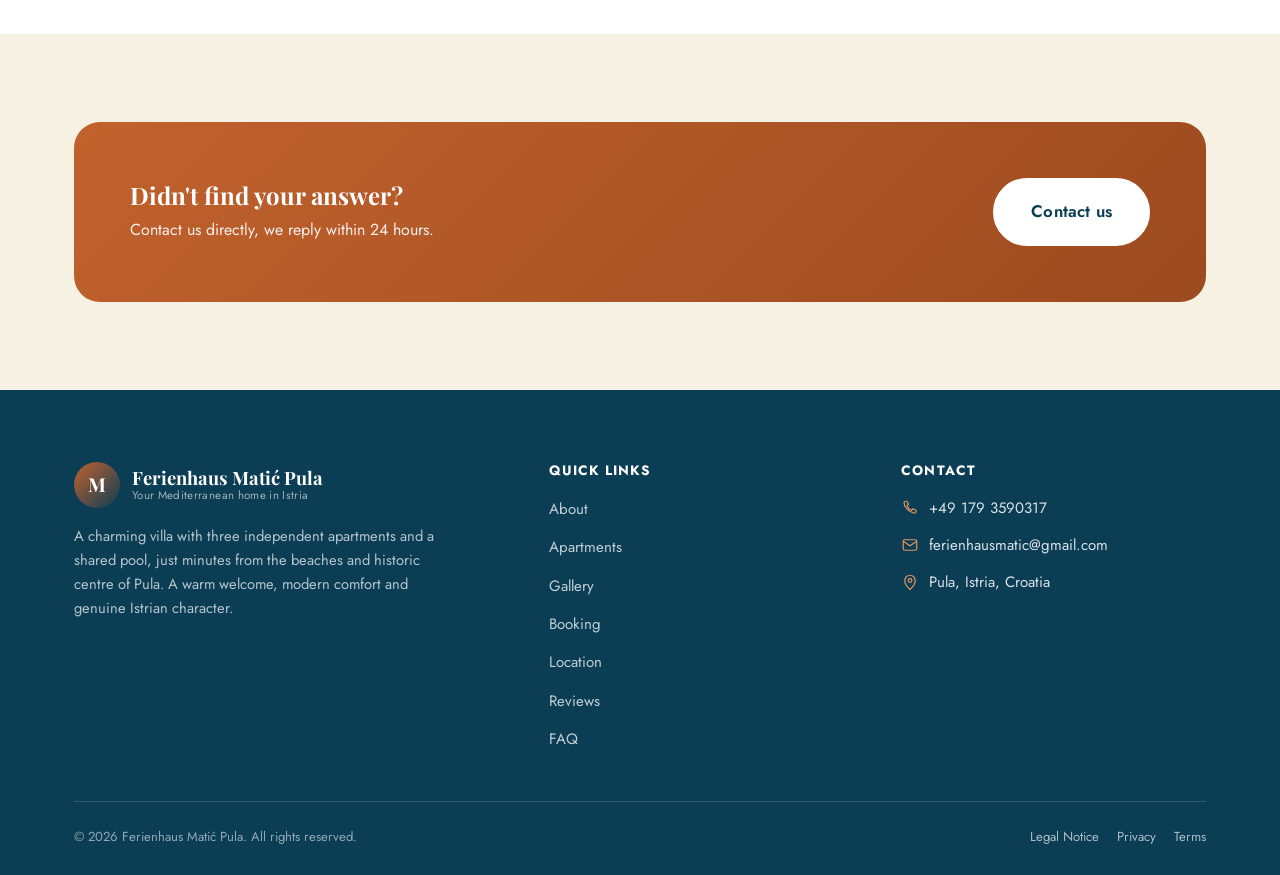
<file: faq.html>
<!doctype html>
<html lang="de">
<head>
<meta charset="UTF-8">
<script>(function(){try{var t=localStorage.getItem('fhm_theme');if(t!=='light'&&t!=='dark'){t=(window.matchMedia&&window.matchMedia('(prefers-color-scheme: dark)').matches)?'dark':'light';}document.documentElement.setAttribute('data-theme',t);}catch(e){}})();</script>
<meta name="viewport" content="width=device-width, initial-scale=1.0">
<title>Questions fréquentes — Ferienhaus Matić Pula</title>
<meta name="description" content="Horaires d'arrivée, animaux, caution, annulation, piscine commune... Toutes les réponses aux questions fréquentes sur le Ferienhaus Matić Pula.">
<meta property="og:type" content="website">
<meta property="og:site_name" content="Ferienhaus Matić Pula">
<meta property="og:title" content="Česta pitanja — Ferienhaus Matić Pula">
<meta property="og:description" content="Vrijeme dolaska, kućni ljubimci, polog, otkazivanje, zajednički bazen... Svi odgovori prije rezervacije.">
<meta property="og:image" content="https://www.ferienhaus-matic-pula.com/images/og-cover.jpg">
<meta property="og:url" content="https://www.ferienhaus-matic-pula.com/faq.html">
<meta name="twitter:card" content="summary_large_image">
<meta name="twitter:title" content="Česta pitanja — Ferienhaus Matić Pula">
<meta name="twitter:description" content="Svi odgovori na česta pitanja prije rezervacije vašeg boravka u Puli, Istra.">
<meta name="twitter:image" content="https://www.ferienhaus-matic-pula.com/images/og-cover.jpg">
<link rel="canonical" href="https://www.ferienhaus-matic-pula.com/faq.html">
<link rel="preconnect" href="https://fonts.googleapis.com">
<link rel="preconnect" href="https://fonts.gstatic.com" crossorigin>
<link href="https://fonts.googleapis.com/css2?family=Playfair+Display:wght@600;700&family=Jost:wght@400;500;600;700&display=swap" rel="stylesheet">
<link rel="stylesheet" href="css/style.css">
<link rel="icon" href="data:image/svg+xml,%3Csvg xmlns='http://www.w3.org/2000/svg' viewBox='0 0 100 100'%3E%3Crect width='100' height='100' rx='22' fill='%230b3d55'/%3E%3Ctext x='50' y='68' font-size='56' text-anchor='middle' fill='white' font-family='Georgia,serif'%3EM%3C/text%3E%3C/svg%3E">
</head>
<body data-i18n-meta="faq">
<a href="#main" class="skip-link" data-i18n="common.skipToContent">Aller au contenu</a>

<header class="site-header">
  <div class="container">
    <a href="index.html" class="brand">
      <span class="brand-mark">M</span>
      <span class="brand-text">
        <span class="brand-name">Ferienhaus Matić Pula</span>
        <span class="brand-tagline" data-i18n="common.tagline"></span>
      </span>
    </a>
    <nav class="main-nav" aria-label="Navigation principale">
      <a href="index.html" data-page="index.html" data-i18n="nav.home"></a>
      <a href="apropos.html" data-page="apropos.html" data-i18n="nav.about"></a>
      <a href="appartement.html" data-page="appartement.html" data-i18n="nav.apartment"></a>
      <a href="galerie.html" data-page="galerie.html" data-i18n="nav.gallery"></a>
      <a href="localisation.html" data-page="localisation.html" data-i18n="nav.location"></a>
      <a href="temoignages.html" data-page="temoignages.html" data-i18n="nav.testimonials"></a>
      <a href="faq.html" data-page="faq.html" data-i18n="nav.faq"></a>
      <a href="contact.html" data-page="contact.html" data-i18n="nav.contact"></a>
      <div class="lang-switcher lang-switcher--mobile" role="group" data-i18n-aria-label="common.langSwitcherLabel">
        <select data-lang-select>
          <option value="de">DE — Deutsch</option>
          <option value="en">EN — English</option>
          <option value="hr">HR — Hrvatski</option>
        </select>
      </div>
    </nav>
    <div class="header-actions">
      <div class="lang-switcher" role="group" data-i18n-aria-label="common.langSwitcherLabel">
        <select data-lang-select>
          <option value="de">DE — Deutsch</option>
          <option value="en">EN — English</option>
          <option value="hr">HR — Hrvatski</option>
        </select>
      </div>
      <a href="reservation.html" class="btn btn--primary" data-i18n="common.bookNow"></a>
      <button type="button" class="theme-toggle" data-theme-toggle aria-pressed="false" data-i18n-aria-label="common.themeToggleLabel">
        <svg class="theme-toggle-icon theme-toggle-icon--sun" viewBox="0 0 24 24" fill="none" stroke="currentColor" stroke-width="1.8" stroke-linecap="round" stroke-linejoin="round" aria-hidden="true"><circle cx="12" cy="12" r="4.5"/><path d="M12 2.5v2.5M12 19v2.5M4.2 4.2l1.8 1.8M18 18l1.8 1.8M2.5 12H5M19 12h2.5M4.2 19.8L6 18M18 6l1.8-1.8"/></svg>
        <svg class="theme-toggle-icon theme-toggle-icon--moon" viewBox="0 0 24 24" fill="none" stroke="currentColor" stroke-width="1.8" stroke-linecap="round" stroke-linejoin="round" aria-hidden="true"><path d="M20 14.5A8.5 8.5 0 1 1 9.5 4a6.5 6.5 0 0 0 10.5 10.5z"/></svg>
      </button>
      <button class="nav-toggle" aria-label="Menu" aria-expanded="false"><span></span><span></span><span></span></button>
    </div>
  </div>
</header>

<main id="main">

  <section class="page-hero">
    <div class="container">
      <span class="kicker" data-i18n="faq.kicker"></span>
      <h1 data-i18n="faq.title"></h1>
      <p data-i18n="faq.introText"></p>
    </div>
  </section>

  <section class="section">
    <div class="container">
      <div class="faq-list" data-faq-list></div>
    </div>
  </section>

  <section class="section section--sand">
    <div class="container">
      <div class="cta-banner">
        <div>
          <h2 data-i18n="faq.ctaTitle"></h2>
          <p data-i18n="faq.ctaText"></p>
        </div>
        <a href="contact.html" class="btn btn--secondary btn--lg" data-i18n="faq.ctaButton"></a>
      </div>
    </div>
  </section>

</main>

<footer class="site-footer">
  <div class="container">
    <div class="footer-grid">
      <div class="footer-brand">
        <a href="index.html" class="brand">
          <span class="brand-mark">M</span>
          <span class="brand-text">
            <span class="brand-name">Ferienhaus Matić Pula</span>
            <span class="brand-tagline" data-i18n="common.tagline"></span>
          </span>
        </a>
        <p class="footer-about" data-i18n="common.footerAbout"></p>
      </div>
      <div class="footer-col">
        <h4 data-i18n="common.footerLinksTitle"></h4>
        <ul>
          <li><a href="apropos.html" data-i18n="nav.about"></a></li>
          <li><a href="appartement.html" data-i18n="nav.apartment"></a></li>
          <li><a href="galerie.html" data-i18n="nav.gallery"></a></li>
          <li><a href="reservation.html" data-i18n="nav.reservation"></a></li>
          <li><a href="localisation.html" data-i18n="nav.location"></a></li>
          <li><a href="temoignages.html" data-i18n="nav.testimonials"></a></li>
          <li><a href="faq.html" data-i18n="nav.faq"></a></li>
        </ul>
      </div>
      <div class="footer-col">
        <h4 data-i18n="common.footerContactTitle"></h4>
        <ul>
          <li class="contact-line"><svg viewBox="0 0 24 24" fill="none" stroke="currentColor" stroke-width="1.6"><path d="M4 5c0-1 1-2 2-2h2l2 4-2 2c1 3 3 5 6 6l2-2 4 2v2c0 1-1 2-2 2C10 17 4 11 4 5z"/></svg><span>+49 179 3590317</span></li>
          <li class="contact-line"><svg viewBox="0 0 24 24" fill="none" stroke="currentColor" stroke-width="1.6"><rect x="3" y="5" width="18" height="14" rx="2"/><path d="M3 7l9 6 9-6"/></svg><span>ferienhausmatic@gmail.com</span></li>
          <li class="contact-line"><svg viewBox="0 0 24 24" fill="none" stroke="currentColor" stroke-width="1.6"><path d="M12 22s7-6.5 7-12a7 7 0 1 0-14 0c0 5.5 7 12 7 12z"/><circle cx="12" cy="10" r="2.5"/></svg><span data-i18n="common.addressShort"></span></li>
        </ul>
      </div>
    </div>
    <div class="footer-bottom">
      <span>&copy; <span data-current-year></span> <span data-i18n="common.footerRights"></span></span>
      <div class="footer-legal-links">
        <a href="mentions-legales.html" data-i18n="legal.navLabel"></a>
        <a href="confidentialite.html" data-i18n="privacy.navLabel"></a>
        <a href="conditions.html" data-i18n="terms.navLabel"></a>
      </div>
    </div>
  </div>
</footer>

<div class="mobile-cta-bar">
  <a href="reservation.html" class="btn btn--primary" data-i18n="common.bookNow"></a>
</div>

<a href="#" class="whatsapp-float" data-whatsapp-link target="_blank" rel="noopener" data-i18n-aria-label="common.whatsappCta">
  <svg viewBox="0 0 32 32" fill="currentColor" aria-hidden="true"><path d="M16 3C9 3 3 9 3 16c0 2.4.6 4.6 1.8 6.6L3 29l6.6-1.7c1.9 1 4.1 1.6 6.4 1.6 7 0 13-6 13-13S23 3 16 3zm0 23.6c-2 0-4-.5-5.7-1.5l-.4-.2-4 .9 1-3.9-.3-.4A10.6 10.6 0 0 1 5.4 16 10.6 10.6 0 0 1 16 5.4 10.6 10.6 0 0 1 26.6 16 10.6 10.6 0 0 1 16 26.6zm5.8-7.9c-.3-.2-1.9-.9-2.2-1-.3-.1-.5-.2-.7.2s-.8 1-1 1.2-.4.2-.7 0a8.7 8.7 0 0 1-2.6-1.6 9.7 9.7 0 0 1-1.8-2.2c-.2-.3 0-.5.1-.7l.5-.6.2-.4c.1-.2 0-.4 0-.5l-.9-2.2c-.2-.6-.5-.5-.7-.5h-.6c-.2 0-.5.1-.8.4-.3.3-1 1-1 2.4s1.1 2.8 1.2 3c.1.2 2.2 3.4 5.4 4.7.8.3 1.4.5 1.8.6.8.2 1.5.2 2 .1.6-.1 1.9-.8 2.2-1.5.3-.7.3-1.3.2-1.5-.1-.1-.3-.2-.6-.4z"/></svg>
</a>

<div class="cookie-banner" id="cookieBanner" hidden role="dialog" aria-live="polite">
  <p data-i18n="common.cookieBannerText"></p>
  <div class="cookie-banner-actions">
    <a href="confidentialite.html" class="btn btn--ghost" style="padding:8px 16px;font-size:0.85rem;" data-i18n="common.cookieBannerLearnMore"></a>
    <button type="button" id="cookieBannerAccept" class="btn btn--primary" style="padding:8px 20px;font-size:0.85rem;" data-i18n="common.cookieBannerAccept"></button>
  </div>
</div>

<script src="js/translations.js"></script>
<script src="js/i18n.js"></script>
<script src="js/theme.js"></script>
<script src="js/main.js"></script>
</body>
</html>
</file>
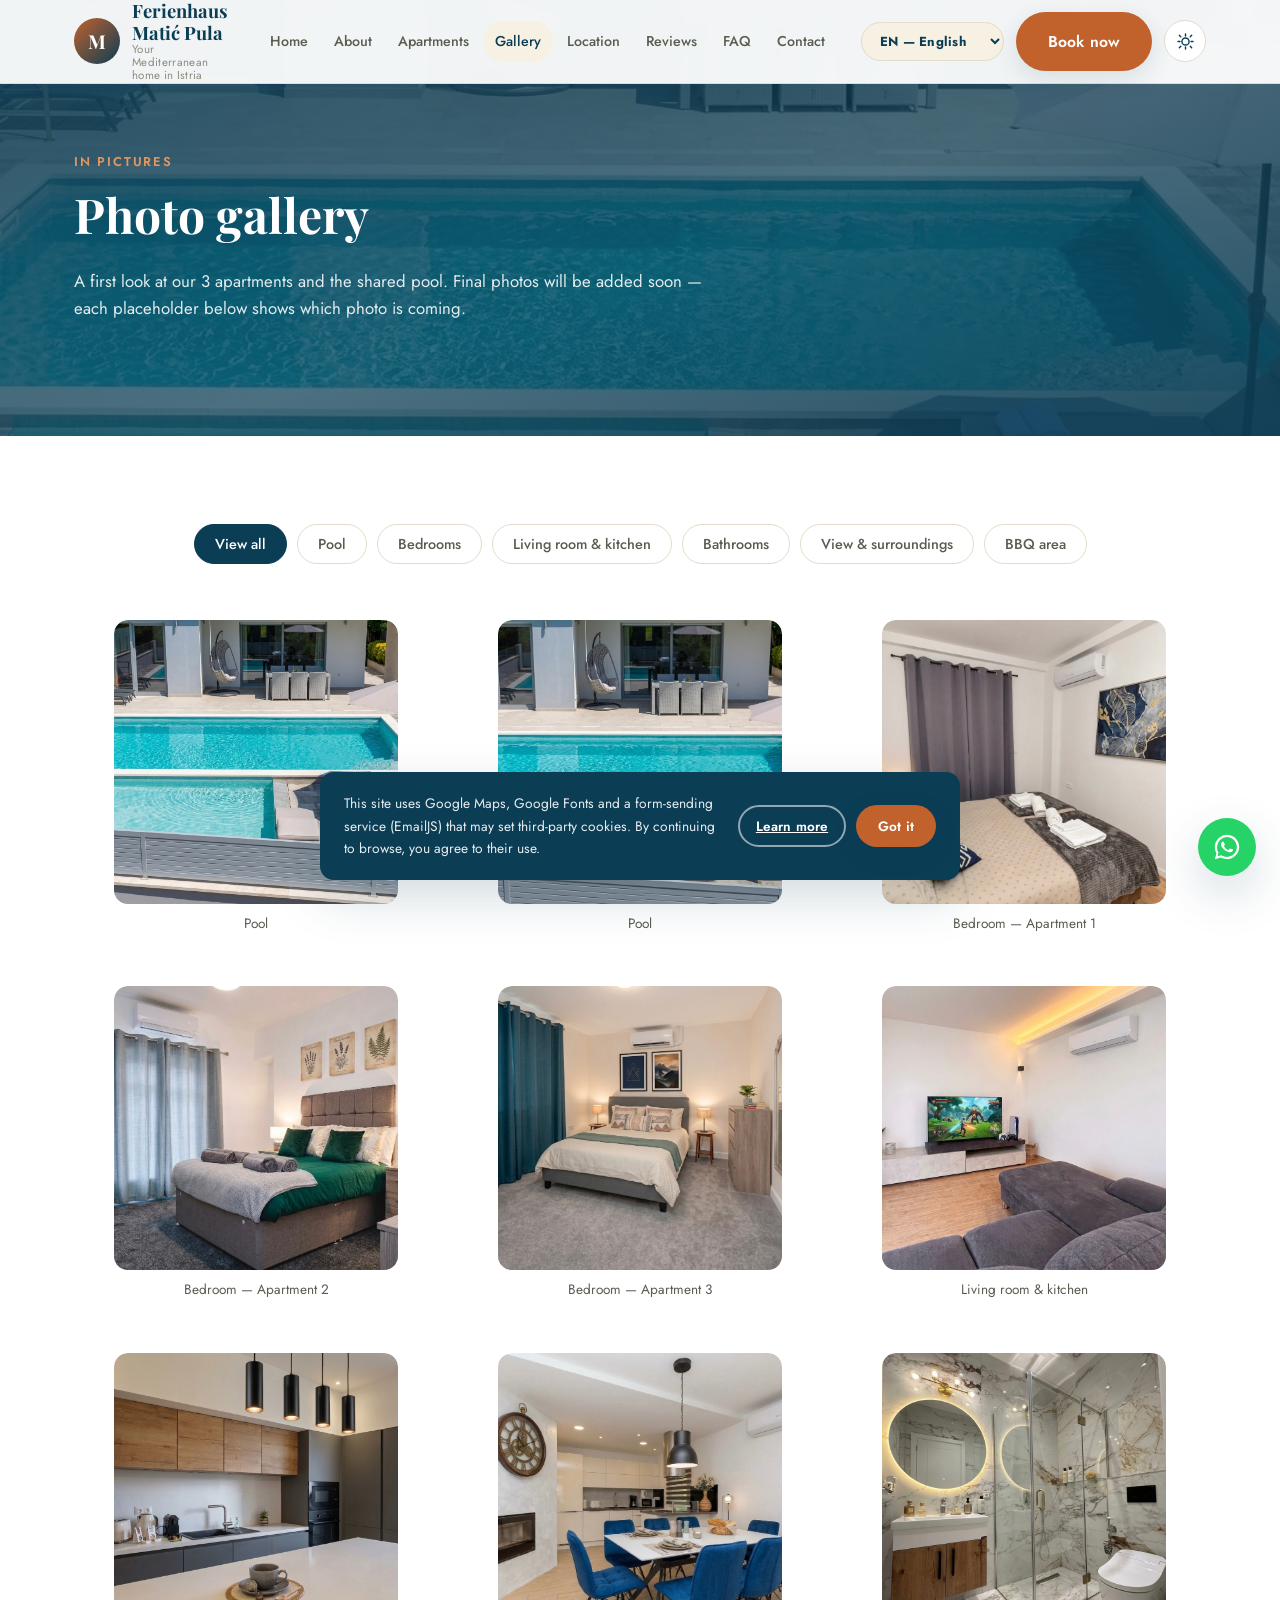
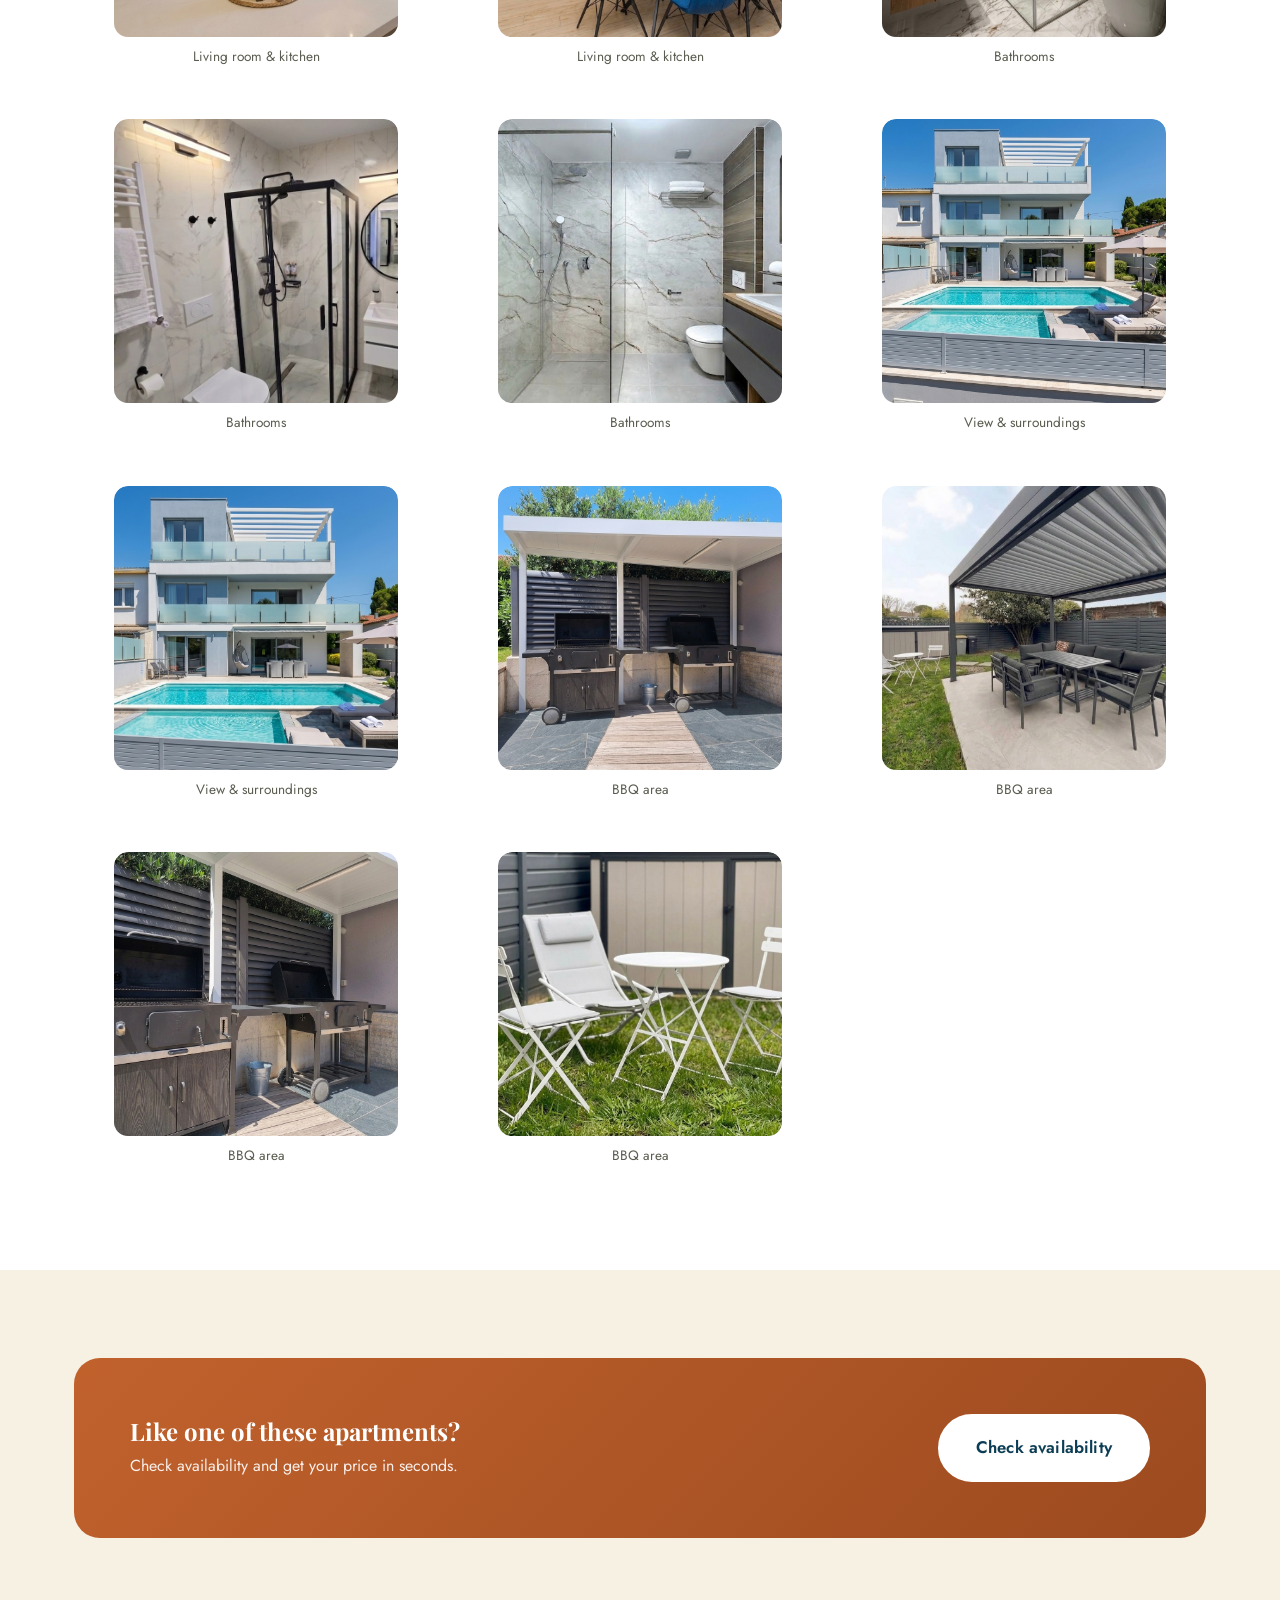
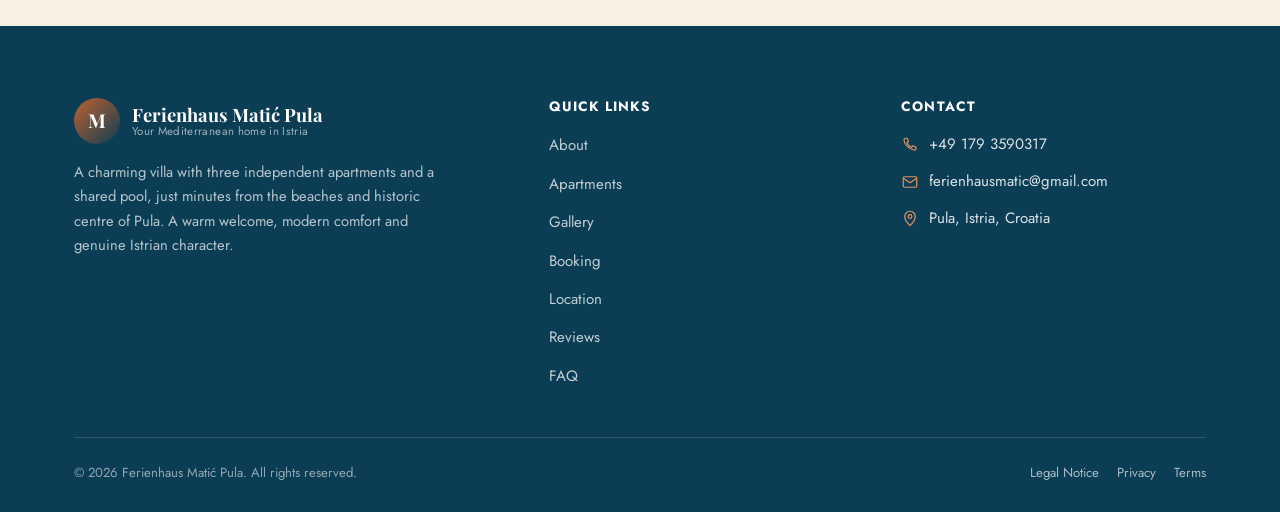
<file: galerie.html>
<!doctype html>
<html lang="de">
<head>
<meta charset="UTF-8">
<script>(function(){try{var t=localStorage.getItem('fhm_theme');if(t!=='light'&&t!=='dark'){t=(window.matchMedia&&window.matchMedia('(prefers-color-scheme: dark)').matches)?'dark':'light';}document.documentElement.setAttribute('data-theme',t);}catch(e){}})();</script>
<meta name="viewport" content="width=device-width, initial-scale=1.0">
<title>Galerie photos — Ferienhaus Matić Pula</title>
<meta name="description" content="Galerie photos des 3 appartements du Ferienhaus Matić Pula : piscine commune, chambres et salons à Pula, Istrie.">
<meta property="og:type" content="website">
<meta property="og:site_name" content="Ferienhaus Matić Pula">
<meta property="og:title" content="Fotogalerija — Ferienhaus Matić Pula">
<meta property="og:description" content="Zajednički bazen, spavaće sobe i dnevni boravci tri apartmana Ferienhaus Matić Pula u Puli, Istra.">
<meta property="og:image" content="https://www.ferienhaus-matic-pula.com/images/og-cover.jpg">
<meta property="og:url" content="https://www.ferienhaus-matic-pula.com/galerie.html">
<meta name="twitter:card" content="summary_large_image">
<meta name="twitter:title" content="Fotogalerija — Ferienhaus Matić Pula">
<meta name="twitter:description" content="Zajednički bazen, sobe i okolica tri apartmana u Puli, Istra.">
<meta name="twitter:image" content="https://www.ferienhaus-matic-pula.com/images/og-cover.jpg">
<link rel="canonical" href="https://www.ferienhaus-matic-pula.com/galerie.html">
<link rel="preconnect" href="https://fonts.googleapis.com">
<link rel="preconnect" href="https://fonts.gstatic.com" crossorigin>
<link href="https://fonts.googleapis.com/css2?family=Playfair+Display:wght@600;700&family=Jost:wght@400;500;600;700&display=swap" rel="stylesheet">
<link rel="stylesheet" href="css/style.css">
<link rel="icon" href="data:image/svg+xml,%3Csvg xmlns='http://www.w3.org/2000/svg' viewBox='0 0 100 100'%3E%3Crect width='100' height='100' rx='22' fill='%230b3d55'/%3E%3Ctext x='50' y='68' font-size='56' text-anchor='middle' fill='white' font-family='Georgia,serif'%3EM%3C/text%3E%3C/svg%3E">
</head>
<body data-i18n-meta="gallery">
<a href="#main" class="skip-link" data-i18n="common.skipToContent">Aller au contenu</a>

<header class="site-header">
  <div class="container">
    <a href="index.html" class="brand">
      <span class="brand-mark">M</span>
      <span class="brand-text">
        <span class="brand-name">Ferienhaus Matić Pula</span>
        <span class="brand-tagline" data-i18n="common.tagline"></span>
      </span>
    </a>
    <nav class="main-nav" aria-label="Navigation principale">
      <a href="index.html" data-page="index.html" data-i18n="nav.home"></a>
      <a href="apropos.html" data-page="apropos.html" data-i18n="nav.about"></a>
      <a href="appartement.html" data-page="appartement.html" data-i18n="nav.apartment"></a>
      <a href="galerie.html" data-page="galerie.html" data-i18n="nav.gallery"></a>
      <a href="localisation.html" data-page="localisation.html" data-i18n="nav.location"></a>
      <a href="temoignages.html" data-page="temoignages.html" data-i18n="nav.testimonials"></a>
      <a href="faq.html" data-page="faq.html" data-i18n="nav.faq"></a>
      <a href="contact.html" data-page="contact.html" data-i18n="nav.contact"></a>
      <div class="lang-switcher lang-switcher--mobile" role="group" data-i18n-aria-label="common.langSwitcherLabel">
        <select data-lang-select>
          <option value="de">DE — Deutsch</option>
          <option value="en">EN — English</option>
          <option value="hr">HR — Hrvatski</option>
        </select>
      </div>
    </nav>
    <div class="header-actions">
      <div class="lang-switcher" role="group" data-i18n-aria-label="common.langSwitcherLabel">
        <select data-lang-select>
          <option value="de">DE — Deutsch</option>
          <option value="en">EN — English</option>
          <option value="hr">HR — Hrvatski</option>
        </select>
      </div>
      <a href="reservation.html" class="btn btn--primary" data-i18n="common.bookNow"></a>
      <button type="button" class="theme-toggle" data-theme-toggle aria-pressed="false" data-i18n-aria-label="common.themeToggleLabel">
        <svg class="theme-toggle-icon theme-toggle-icon--sun" viewBox="0 0 24 24" fill="none" stroke="currentColor" stroke-width="1.8" stroke-linecap="round" stroke-linejoin="round" aria-hidden="true"><circle cx="12" cy="12" r="4.5"/><path d="M12 2.5v2.5M12 19v2.5M4.2 4.2l1.8 1.8M18 18l1.8 1.8M2.5 12H5M19 12h2.5M4.2 19.8L6 18M18 6l1.8-1.8"/></svg>
        <svg class="theme-toggle-icon theme-toggle-icon--moon" viewBox="0 0 24 24" fill="none" stroke="currentColor" stroke-width="1.8" stroke-linecap="round" stroke-linejoin="round" aria-hidden="true"><path d="M20 14.5A8.5 8.5 0 1 1 9.5 4a6.5 6.5 0 0 0 10.5 10.5z"/></svg>
      </button>
      <button class="nav-toggle" aria-label="Menu" aria-expanded="false"><span></span><span></span><span></span></button>
    </div>
  </div>
</header>

<main id="main">

  <section class="page-hero">
    <div class="container">
      <span class="kicker" data-i18n="gallery.kicker"></span>
      <h1 data-i18n="gallery.title"></h1>
      <p data-i18n="gallery.introText"></p>
    </div>
  </section>

  <section class="section">
    <div class="container">

      <div class="gallery-filters" data-gallery-filters>
        <button type="button" data-filter="all" class="is-active" data-i18n="gallery.filterAll"></button>
        <button type="button" data-filter="pool" data-i18n="gallery.categoryPool"></button>
        <button type="button" data-filter="bedrooms" data-i18n="gallery.categoryBedrooms"></button>
        <button type="button" data-filter="living" data-i18n="gallery.categoryLiving"></button>
        <button type="button" data-filter="bathroom" data-i18n="gallery.categoryBathroom"></button>
        <button type="button" data-filter="view" data-i18n="gallery.categoryView"></button>
        <button type="button" data-filter="barbecue" data-i18n="gallery.categoryBarbecue"></button>
      </div>

      <div class="gallery-grid">

        <figure class="gallery-item" data-gallery-item="pool">
          <img src="images/maison-piscine/photo-04.png" alt="Piscine commune" style="width:100%;aspect-ratio:1/1;object-fit:cover;border-radius:var(--radius-md);">
          <figcaption style="margin-top:8px;font-size:0.85rem;color:var(--color-ink-soft);text-align:center;" data-i18n="gallery.categoryPool"></figcaption>
        </figure>
        <figure class="gallery-item" data-gallery-item="pool">
          <img src="images/maison-piscine/photo-05.png" alt="Piscine commune" style="width:100%;aspect-ratio:1/1;object-fit:cover;border-radius:var(--radius-md);">
          <figcaption style="margin-top:8px;font-size:0.85rem;color:var(--color-ink-soft);text-align:center;" data-i18n="gallery.categoryPool"></figcaption>
        </figure>

        <figure class="gallery-item" data-gallery-item="bedrooms">
          <img src="images/appartement-1/photo-01.png" alt="Chambre — Appartement 1" style="width:100%;aspect-ratio:1/1;object-fit:cover;border-radius:var(--radius-md);">
          <figcaption style="margin-top:8px;font-size:0.85rem;color:var(--color-ink-soft);text-align:center;" data-i18n="apartment.room1Title"></figcaption>
        </figure>
        <figure class="gallery-item" data-gallery-item="bedrooms">
          <img src="images/appartement-2/photo-01.png" alt="Chambre — Appartement 2" style="width:100%;aspect-ratio:1/1;object-fit:cover;border-radius:var(--radius-md);">
          <figcaption style="margin-top:8px;font-size:0.85rem;color:var(--color-ink-soft);text-align:center;" data-i18n="apartment.room2Title"></figcaption>
        </figure>
        <figure class="gallery-item" data-gallery-item="bedrooms">
          <img src="images/appartement-3/photo-08.png" alt="Chambre — Appartement 3" style="width:100%;aspect-ratio:1/1;object-fit:cover;border-radius:var(--radius-md);">
          <figcaption style="margin-top:8px;font-size:0.85rem;color:var(--color-ink-soft);text-align:center;" data-i18n="apartment.room3Title"></figcaption>
        </figure>

        <figure class="gallery-item" data-gallery-item="living">
          <img src="images/appartement-1/photo-06.png" alt="Salon — Appartement 1" style="width:100%;aspect-ratio:1/1;object-fit:cover;border-radius:var(--radius-md);">
          <figcaption style="margin-top:8px;font-size:0.85rem;color:var(--color-ink-soft);text-align:center;" data-i18n="gallery.categoryLiving"></figcaption>
        </figure>
        <figure class="gallery-item" data-gallery-item="living">
          <img src="images/appartement-2/photo-08.png" alt="Cuisine — Appartement 2" style="width:100%;aspect-ratio:1/1;object-fit:cover;border-radius:var(--radius-md);">
          <figcaption style="margin-top:8px;font-size:0.85rem;color:var(--color-ink-soft);text-align:center;" data-i18n="gallery.categoryLiving"></figcaption>
        </figure>
        <figure class="gallery-item" data-gallery-item="living">
          <img src="images/appartement-3/photo-01.png" alt="Salon et cuisine — Appartement 3" style="width:100%;aspect-ratio:1/1;object-fit:cover;border-radius:var(--radius-md);">
          <figcaption style="margin-top:8px;font-size:0.85rem;color:var(--color-ink-soft);text-align:center;" data-i18n="gallery.categoryLiving"></figcaption>
        </figure>

        <figure class="gallery-item" data-gallery-item="bathroom">
          <img src="images/appartement-1/photo-15.png" alt="Salle de bain — Appartement 1" style="width:100%;aspect-ratio:1/1;object-fit:cover;border-radius:var(--radius-md);">
          <figcaption style="margin-top:8px;font-size:0.85rem;color:var(--color-ink-soft);text-align:center;" data-i18n="gallery.categoryBathroom"></figcaption>
        </figure>
        <figure class="gallery-item" data-gallery-item="bathroom">
          <img src="images/appartement-2/photo-13.jpeg" alt="Salle de bain — Appartement 2" style="width:100%;aspect-ratio:1/1;object-fit:cover;border-radius:var(--radius-md);">
          <figcaption style="margin-top:8px;font-size:0.85rem;color:var(--color-ink-soft);text-align:center;" data-i18n="gallery.categoryBathroom"></figcaption>
        </figure>
        <figure class="gallery-item" data-gallery-item="bathroom">
          <img src="images/appartement-3/photo-13.png" alt="Salle de bain — Appartement 3" style="width:100%;aspect-ratio:1/1;object-fit:cover;border-radius:var(--radius-md);">
          <figcaption style="margin-top:8px;font-size:0.85rem;color:var(--color-ink-soft);text-align:center;" data-i18n="gallery.categoryBathroom"></figcaption>
        </figure>

        <figure class="gallery-item" data-gallery-item="view">
          <img src="images/maison-piscine/photo-01.png" alt="Vue d'ensemble de la maison et de la piscine" style="width:100%;aspect-ratio:1/1;object-fit:cover;border-radius:var(--radius-md);">
          <figcaption style="margin-top:8px;font-size:0.85rem;color:var(--color-ink-soft);text-align:center;" data-i18n="gallery.categoryView"></figcaption>
        </figure>
        <figure class="gallery-item" data-gallery-item="view">
          <img src="images/maison-piscine/photo-02.png" alt="Vue d'ensemble de la maison et de la piscine" style="width:100%;aspect-ratio:1/1;object-fit:cover;border-radius:var(--radius-md);">
          <figcaption style="margin-top:8px;font-size:0.85rem;color:var(--color-ink-soft);text-align:center;" data-i18n="gallery.categoryView"></figcaption>
        </figure>

        <figure class="gallery-item" data-gallery-item="barbecue">
          <img src="images/espace-barbecue/photo-01.png" alt="Espace barbecue" style="width:100%;aspect-ratio:1/1;object-fit:cover;border-radius:var(--radius-md);">
          <figcaption style="margin-top:8px;font-size:0.85rem;color:var(--color-ink-soft);text-align:center;" data-i18n="gallery.categoryBarbecue"></figcaption>
        </figure>
        <figure class="gallery-item" data-gallery-item="barbecue">
          <img src="images/espace-barbecue/photo-02.png" alt="Espace barbecue" style="width:100%;aspect-ratio:1/1;object-fit:cover;border-radius:var(--radius-md);">
          <figcaption style="margin-top:8px;font-size:0.85rem;color:var(--color-ink-soft);text-align:center;" data-i18n="gallery.categoryBarbecue"></figcaption>
        </figure>
        <figure class="gallery-item" data-gallery-item="barbecue">
          <img src="images/espace-barbecue/photo-03.png" alt="Espace barbecue" style="width:100%;aspect-ratio:1/1;object-fit:cover;border-radius:var(--radius-md);">
          <figcaption style="margin-top:8px;font-size:0.85rem;color:var(--color-ink-soft);text-align:center;" data-i18n="gallery.categoryBarbecue"></figcaption>
        </figure>
        <figure class="gallery-item" data-gallery-item="barbecue">
          <img src="images/espace-barbecue/photo-04.png" alt="Espace barbecue" style="width:100%;aspect-ratio:1/1;object-fit:cover;border-radius:var(--radius-md);">
          <figcaption style="margin-top:8px;font-size:0.85rem;color:var(--color-ink-soft);text-align:center;" data-i18n="gallery.categoryBarbecue"></figcaption>
        </figure>

      </div>
    </div>
  </section>

  <section class="section section--sand">
    <div class="container">
      <div class="cta-banner">
        <div>
          <h2 data-i18n="apartment.ctaTitle"></h2>
          <p data-i18n="apartment.ctaText"></p>
        </div>
        <a href="reservation.html" class="btn btn--secondary btn--lg" data-i18n="apartment.ctaButton"></a>
      </div>
    </div>
  </section>

</main>

<footer class="site-footer">
  <div class="container">
    <div class="footer-grid">
      <div class="footer-brand">
        <a href="index.html" class="brand">
          <span class="brand-mark">M</span>
          <span class="brand-text">
            <span class="brand-name">Ferienhaus Matić Pula</span>
            <span class="brand-tagline" data-i18n="common.tagline"></span>
          </span>
        </a>
        <p class="footer-about" data-i18n="common.footerAbout"></p>
      </div>
      <div class="footer-col">
        <h4 data-i18n="common.footerLinksTitle"></h4>
        <ul>
          <li><a href="apropos.html" data-i18n="nav.about"></a></li>
          <li><a href="appartement.html" data-i18n="nav.apartment"></a></li>
          <li><a href="galerie.html" data-i18n="nav.gallery"></a></li>
          <li><a href="reservation.html" data-i18n="nav.reservation"></a></li>
          <li><a href="localisation.html" data-i18n="nav.location"></a></li>
          <li><a href="temoignages.html" data-i18n="nav.testimonials"></a></li>
          <li><a href="faq.html" data-i18n="nav.faq"></a></li>
        </ul>
      </div>
      <div class="footer-col">
        <h4 data-i18n="common.footerContactTitle"></h4>
        <ul>
          <li class="contact-line"><svg viewBox="0 0 24 24" fill="none" stroke="currentColor" stroke-width="1.6"><path d="M4 5c0-1 1-2 2-2h2l2 4-2 2c1 3 3 5 6 6l2-2 4 2v2c0 1-1 2-2 2C10 17 4 11 4 5z"/></svg><span>+49 179 3590317</span></li>
          <li class="contact-line"><svg viewBox="0 0 24 24" fill="none" stroke="currentColor" stroke-width="1.6"><rect x="3" y="5" width="18" height="14" rx="2"/><path d="M3 7l9 6 9-6"/></svg><span>ferienhausmatic@gmail.com</span></li>
          <li class="contact-line"><svg viewBox="0 0 24 24" fill="none" stroke="currentColor" stroke-width="1.6"><path d="M12 22s7-6.5 7-12a7 7 0 1 0-14 0c0 5.5 7 12 7 12z"/><circle cx="12" cy="10" r="2.5"/></svg><span data-i18n="common.addressShort"></span></li>
        </ul>
      </div>
    </div>
    <div class="footer-bottom">
      <span>&copy; <span data-current-year></span> <span data-i18n="common.footerRights"></span></span>
      <div class="footer-legal-links">
        <a href="mentions-legales.html" data-i18n="legal.navLabel"></a>
        <a href="confidentialite.html" data-i18n="privacy.navLabel"></a>
        <a href="conditions.html" data-i18n="terms.navLabel"></a>
      </div>
    </div>
  </div>
</footer>

<div class="mobile-cta-bar">
  <a href="reservation.html" class="btn btn--primary" data-i18n="common.bookNow"></a>
</div>

<a href="#" class="whatsapp-float" data-whatsapp-link target="_blank" rel="noopener" data-i18n-aria-label="common.whatsappCta">
  <svg viewBox="0 0 32 32" fill="currentColor" aria-hidden="true"><path d="M16 3C9 3 3 9 3 16c0 2.4.6 4.6 1.8 6.6L3 29l6.6-1.7c1.9 1 4.1 1.6 6.4 1.6 7 0 13-6 13-13S23 3 16 3zm0 23.6c-2 0-4-.5-5.7-1.5l-.4-.2-4 .9 1-3.9-.3-.4A10.6 10.6 0 0 1 5.4 16 10.6 10.6 0 0 1 16 5.4 10.6 10.6 0 0 1 26.6 16 10.6 10.6 0 0 1 16 26.6zm5.8-7.9c-.3-.2-1.9-.9-2.2-1-.3-.1-.5-.2-.7.2s-.8 1-1 1.2-.4.2-.7 0a8.7 8.7 0 0 1-2.6-1.6 9.7 9.7 0 0 1-1.8-2.2c-.2-.3 0-.5.1-.7l.5-.6.2-.4c.1-.2 0-.4 0-.5l-.9-2.2c-.2-.6-.5-.5-.7-.5h-.6c-.2 0-.5.1-.8.4-.3.3-1 1-1 2.4s1.1 2.8 1.2 3c.1.2 2.2 3.4 5.4 4.7.8.3 1.4.5 1.8.6.8.2 1.5.2 2 .1.6-.1 1.9-.8 2.2-1.5.3-.7.3-1.3.2-1.5-.1-.1-.3-.2-.6-.4z"/></svg>
</a>

<div class="cookie-banner" id="cookieBanner" hidden role="dialog" aria-live="polite">
  <p data-i18n="common.cookieBannerText"></p>
  <div class="cookie-banner-actions">
    <a href="confidentialite.html" class="btn btn--ghost" style="padding:8px 16px;font-size:0.85rem;" data-i18n="common.cookieBannerLearnMore"></a>
    <button type="button" id="cookieBannerAccept" class="btn btn--primary" style="padding:8px 20px;font-size:0.85rem;" data-i18n="common.cookieBannerAccept"></button>
  </div>
</div>

<script src="js/translations.js"></script>
<script src="js/i18n.js"></script>
<script src="js/theme.js"></script>
<script src="js/lightbox.js"></script>
<script src="js/main.js"></script>
</body>
</html>
</file>
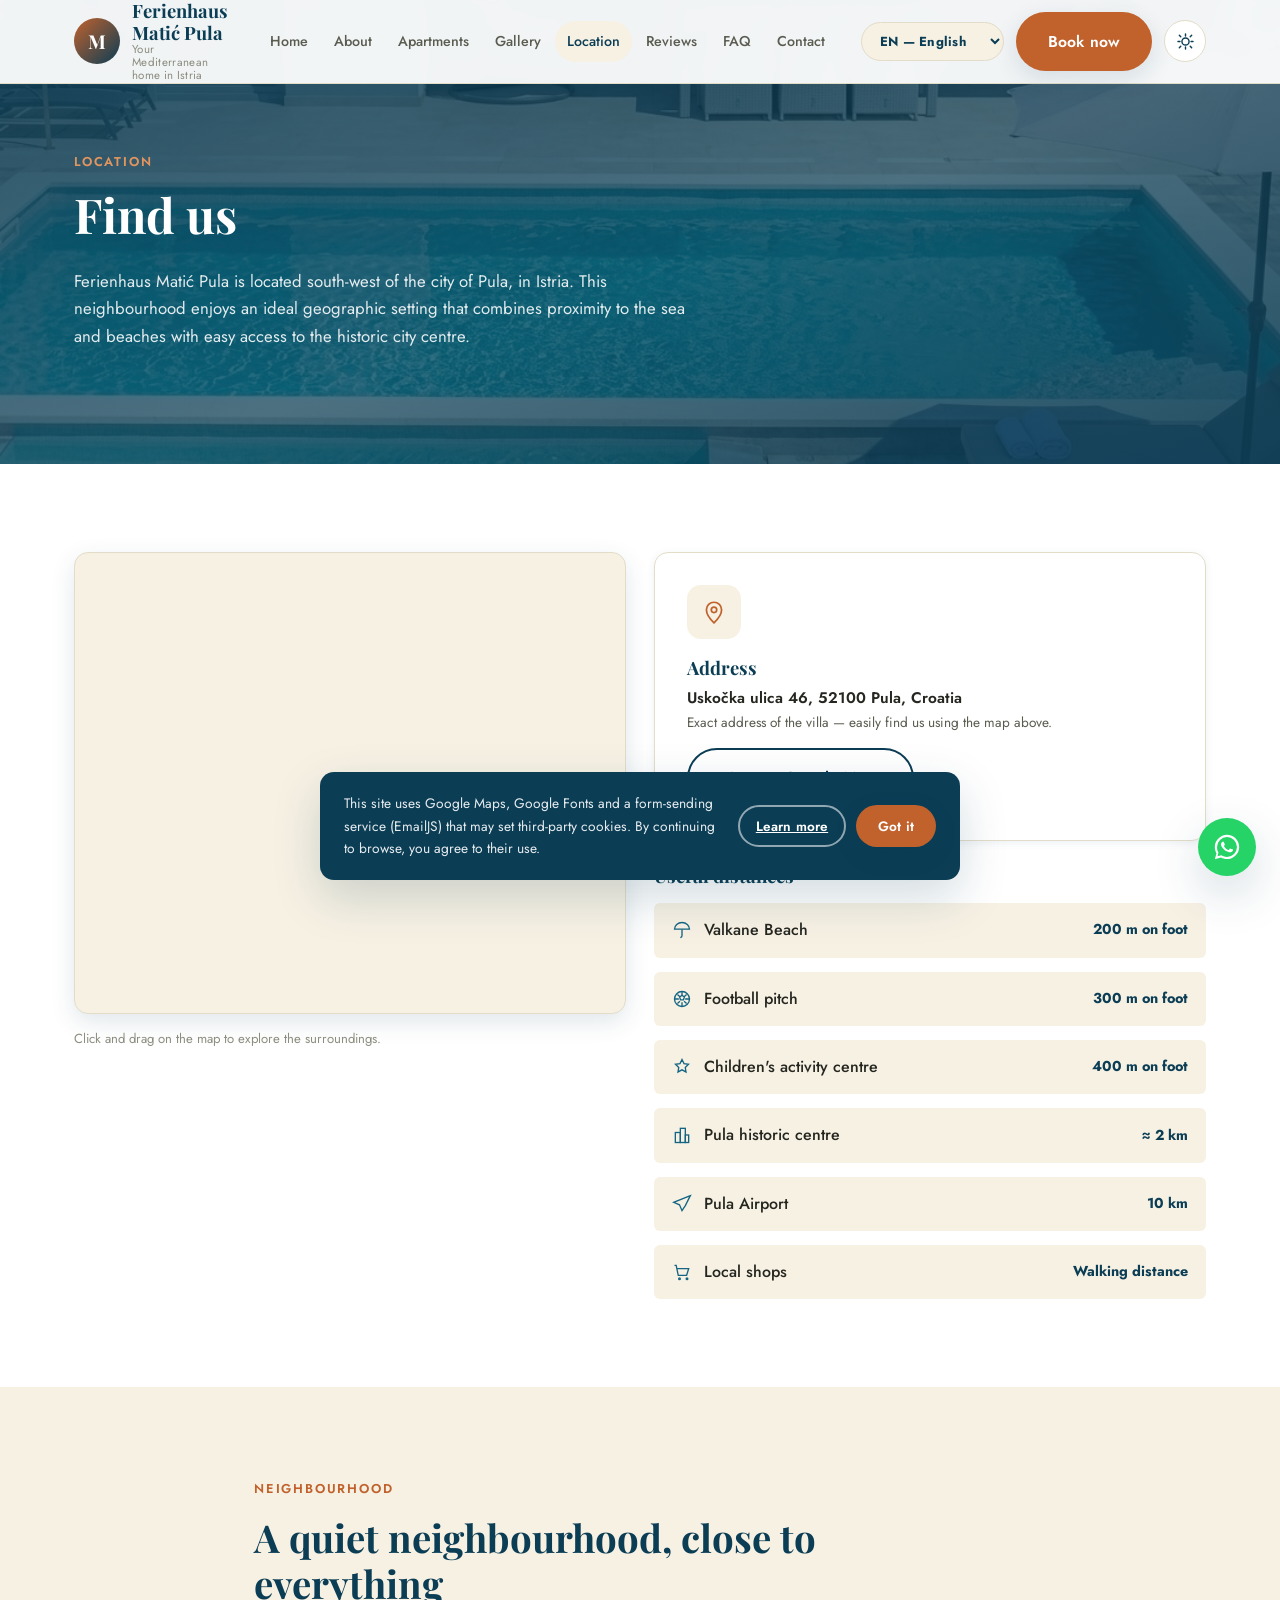
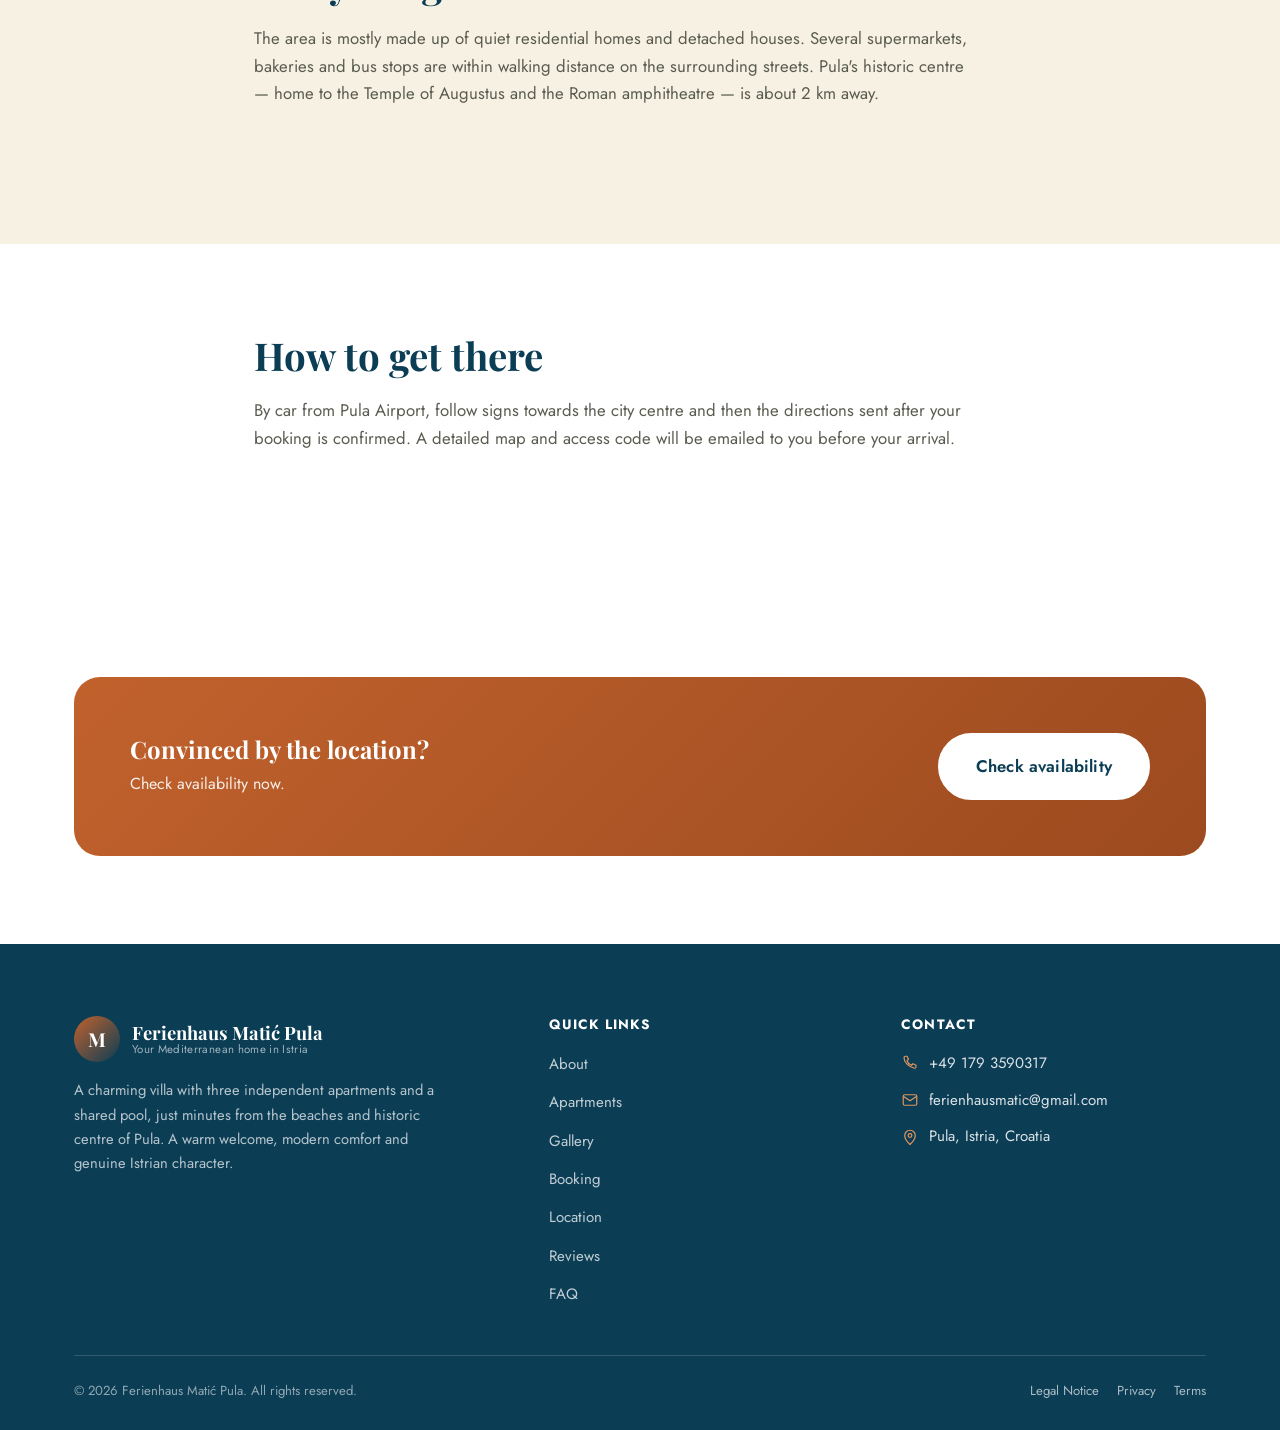
<file: localisation.html>
<!doctype html>
<html lang="de">
<head>
<meta charset="UTF-8">
<script>(function(){try{var t=localStorage.getItem('fhm_theme');if(t!=='light'&&t!=='dark'){t=(window.matchMedia&&window.matchMedia('(prefers-color-scheme: dark)').matches)?'dark':'light';}document.documentElement.setAttribute('data-theme',t);}catch(e){}})();</script>
<meta name="viewport" content="width=device-width, initial-scale=1.0">
<title>Localisation — Ferienhaus Matić Pula</title>
<meta name="description" content="Localisation du Ferienhaus Matić Pula à Pula, Istrie : carte interactive, distances utiles et itinéraire d'accès.">
<meta property="og:type" content="website">
<meta property="og:site_name" content="Ferienhaus Matić Pula">
<meta property="og:title" content="Lokacija — Ferienhaus Matić Pula">
<meta property="og:description" content="Gdje se nalazi kuća: interaktivna karta, korisne udaljenosti (zračna luka, plaža, centar grada) i upute za dolazak.">
<meta property="og:image" content="https://www.ferienhaus-matic-pula.com/images/og-cover.jpg">
<meta property="og:url" content="https://www.ferienhaus-matic-pula.com/localisation.html">
<meta name="twitter:card" content="summary_large_image">
<meta name="twitter:title" content="Lokacija — Ferienhaus Matić Pula">
<meta name="twitter:description" content="Interaktivna karta i korisne udaljenosti oko Pule, Istra.">
<meta name="twitter:image" content="https://www.ferienhaus-matic-pula.com/images/og-cover.jpg">
<link rel="canonical" href="https://www.ferienhaus-matic-pula.com/localisation.html">
<link rel="preconnect" href="https://fonts.googleapis.com">
<link rel="preconnect" href="https://fonts.gstatic.com" crossorigin>
<link href="https://fonts.googleapis.com/css2?family=Playfair+Display:wght@600;700&family=Jost:wght@400;500;600;700&display=swap" rel="stylesheet">
<link rel="stylesheet" href="css/style.css">
<link rel="icon" href="data:image/svg+xml,%3Csvg xmlns='http://www.w3.org/2000/svg' viewBox='0 0 100 100'%3E%3Crect width='100' height='100' rx='22' fill='%230b3d55'/%3E%3Ctext x='50' y='68' font-size='56' text-anchor='middle' fill='white' font-family='Georgia,serif'%3EM%3C/text%3E%3C/svg%3E">
</head>
<body data-i18n-meta="location">
<a href="#main" class="skip-link" data-i18n="common.skipToContent">Aller au contenu</a>

<header class="site-header">
  <div class="container">
    <a href="index.html" class="brand">
      <span class="brand-mark">M</span>
      <span class="brand-text">
        <span class="brand-name">Ferienhaus Matić Pula</span>
        <span class="brand-tagline" data-i18n="common.tagline"></span>
      </span>
    </a>
    <nav class="main-nav" aria-label="Navigation principale">
      <a href="index.html" data-page="index.html" data-i18n="nav.home"></a>
      <a href="apropos.html" data-page="apropos.html" data-i18n="nav.about"></a>
      <a href="appartement.html" data-page="appartement.html" data-i18n="nav.apartment"></a>
      <a href="galerie.html" data-page="galerie.html" data-i18n="nav.gallery"></a>
      <a href="localisation.html" data-page="localisation.html" data-i18n="nav.location"></a>
      <a href="temoignages.html" data-page="temoignages.html" data-i18n="nav.testimonials"></a>
      <a href="faq.html" data-page="faq.html" data-i18n="nav.faq"></a>
      <a href="contact.html" data-page="contact.html" data-i18n="nav.contact"></a>
      <div class="lang-switcher lang-switcher--mobile" role="group" data-i18n-aria-label="common.langSwitcherLabel">
        <select data-lang-select>
          <option value="de">DE — Deutsch</option>
          <option value="en">EN — English</option>
          <option value="hr">HR — Hrvatski</option>
        </select>
      </div>
    </nav>
    <div class="header-actions">
      <div class="lang-switcher" role="group" data-i18n-aria-label="common.langSwitcherLabel">
        <select data-lang-select>
          <option value="de">DE — Deutsch</option>
          <option value="en">EN — English</option>
          <option value="hr">HR — Hrvatski</option>
        </select>
      </div>
      <a href="reservation.html" class="btn btn--primary" data-i18n="common.bookNow"></a>
      <button type="button" class="theme-toggle" data-theme-toggle aria-pressed="false" data-i18n-aria-label="common.themeToggleLabel">
        <svg class="theme-toggle-icon theme-toggle-icon--sun" viewBox="0 0 24 24" fill="none" stroke="currentColor" stroke-width="1.8" stroke-linecap="round" stroke-linejoin="round" aria-hidden="true"><circle cx="12" cy="12" r="4.5"/><path d="M12 2.5v2.5M12 19v2.5M4.2 4.2l1.8 1.8M18 18l1.8 1.8M2.5 12H5M19 12h2.5M4.2 19.8L6 18M18 6l1.8-1.8"/></svg>
        <svg class="theme-toggle-icon theme-toggle-icon--moon" viewBox="0 0 24 24" fill="none" stroke="currentColor" stroke-width="1.8" stroke-linecap="round" stroke-linejoin="round" aria-hidden="true"><path d="M20 14.5A8.5 8.5 0 1 1 9.5 4a6.5 6.5 0 0 0 10.5 10.5z"/></svg>
      </button>
      <button class="nav-toggle" aria-label="Menu" aria-expanded="false"><span></span><span></span><span></span></button>
    </div>
  </div>
</header>

<main id="main">

  <section class="page-hero">
    <div class="container">
      <span class="kicker" data-i18n="location.kicker"></span>
      <h1 data-i18n="location.title"></h1>
      <p data-i18n="location.introText"></p>
    </div>
  </section>

  <section class="section">
    <div class="container grid grid--2" style="align-items:start;">
      <div>
        <div class="map-frame-wrap">
          <iframe
            src="https://www.google.com/maps?q=Usko%C4%8Dka+ulica+46,+52100+Pula,+Croatia&output=embed"
            loading="lazy"
            referrerpolicy="no-referrer-when-downgrade"
            title="Localisation Ferienhaus Matić Pula"
            allowfullscreen></iframe>
        </div>
        <p class="min-nights-note" data-i18n="location.mapCaption" style="margin-top:14px;"></p>
      </div>

      <div>
        <div class="card" style="margin-bottom:24px;">
          <div class="card-icon">
            <svg viewBox="0 0 24 24" fill="none" stroke="currentColor" stroke-width="1.6"><path d="M12 22s7-6.5 7-12a7 7 0 1 0-14 0c0 5.5 7 12 7 12z"/><circle cx="12" cy="10" r="2.5"/></svg>
          </div>
          <h3 data-i18n="location.addressLabel"></h3>
          <p data-i18n="location.addressValue" style="font-weight:600;color:var(--color-ink);"></p>
          <p data-i18n="location.addressNote" style="font-size:0.85rem;"></p>
          <a href="https://maps.app.goo.gl/QfrZntxe2Y66AsZ47" target="_blank" rel="noopener" class="btn btn--secondary" style="margin-top:14px;" data-i18n="location.viewOnMapsButton"></a>
        </div>

        <h3 data-i18n="location.distancesTitle" style="margin-bottom:16px;"></h3>
        <div class="distance-list">
          <div class="distance-item">
            <span class="name">
              <svg viewBox="0 0 24 24" fill="none" stroke="currentColor" stroke-width="1.6"><path d="M12 3c5 0 9 4 9 8H3c0-4 4-8 9-8z"/><path d="M12 11v8a2 2 0 0 1-2 2"/></svg>
              <span data-i18n="location.distanceBeach"></span>
            </span>
            <span class="value" data-i18n="location.distanceBeachValue"></span>
          </div>
          <div class="distance-item">
            <span class="name">
              <svg viewBox="0 0 24 24" fill="none" stroke="currentColor" stroke-width="1.6"><circle cx="12" cy="12" r="9"/><path d="M12 7.5l2.8 2-1 3.5h-3.6l-1-3.5z"/><path d="M12 3v4.5M12 20.5V16M20.5 12h-4.7M8.2 12H3.5M6.5 6.5l3 2.7M14.5 14.8l3 2.7M17.5 6.5l-3 2.7M9.5 14.8l-3 2.7"/></svg>
              <span data-i18n="location.distanceFootball"></span>
            </span>
            <span class="value" data-i18n="location.distanceFootballValue"></span>
          </div>
          <div class="distance-item">
            <span class="name">
              <svg viewBox="0 0 24 24" fill="none" stroke="currentColor" stroke-width="1.6"><path d="M12 3l2.4 4.9 5.4.8-3.9 3.8.9 5.4L12 15.4l-4.8 2.5.9-5.4-3.9-3.8 5.4-.8z"/></svg>
              <span data-i18n="location.distanceKidsClub"></span>
            </span>
            <span class="value" data-i18n="location.distanceKidsClubValue"></span>
          </div>
          <div class="distance-item">
            <span class="name">
              <svg viewBox="0 0 24 24" fill="none" stroke="currentColor" stroke-width="1.6"><rect x="4" y="9" width="6" height="12"/><rect x="10" y="4" width="6" height="17"/><rect x="16" y="12" width="4" height="9"/></svg>
              <span data-i18n="location.distanceCenter"></span>
            </span>
            <span class="value" data-i18n="location.distanceCenterValue"></span>
          </div>
          <div class="distance-item">
            <span class="name">
              <svg viewBox="0 0 24 24" fill="none" stroke="currentColor" stroke-width="1.6"><path d="M22 2L2 10l7 3 3 7 4-6 6-12z"/></svg>
              <span data-i18n="location.distanceAirport"></span>
            </span>
            <span class="value" data-i18n="location.distanceAirportValue"></span>
          </div>
          <div class="distance-item">
            <span class="name">
              <svg viewBox="0 0 24 24" fill="none" stroke="currentColor" stroke-width="1.6"><circle cx="9" cy="20" r="1"/><circle cx="18" cy="20" r="1"/><path d="M3 4h2l2.5 12h10L20 8H6"/></svg>
              <span data-i18n="location.distanceSupermarket"></span>
            </span>
            <span class="value" data-i18n="location.distanceSupermarketValue"></span>
          </div>
        </div>
      </div>
    </div>
  </section>

  <section class="section section--sand">
    <div class="container" style="max-width:820px;">
      <div class="section-head section-head--left">
        <span class="kicker" data-i18n="location.neighborhoodKicker"></span>
        <h2 class="section-title" data-i18n="location.neighborhoodTitle"></h2>
        <p class="section-text" data-i18n="location.neighborhoodText"></p>
      </div>
    </div>
  </section>

  <section class="section">
    <div class="container" style="max-width:820px;">
      <div class="section-head section-head--left">
        <h2 class="section-title" data-i18n="location.directionsTitle"></h2>
        <p class="section-text" data-i18n="location.directionsText"></p>
      </div>
    </div>
  </section>

  <section class="section">
    <div class="container">
      <div class="cta-banner">
        <div>
          <h2 data-i18n="location.ctaTitle"></h2>
          <p data-i18n="location.ctaText"></p>
        </div>
        <a href="reservation.html" class="btn btn--secondary btn--lg" data-i18n="location.ctaButton"></a>
      </div>
    </div>
  </section>

</main>

<footer class="site-footer">
  <div class="container">
    <div class="footer-grid">
      <div class="footer-brand">
        <a href="index.html" class="brand">
          <span class="brand-mark">M</span>
          <span class="brand-text">
            <span class="brand-name">Ferienhaus Matić Pula</span>
            <span class="brand-tagline" data-i18n="common.tagline"></span>
          </span>
        </a>
        <p class="footer-about" data-i18n="common.footerAbout"></p>
      </div>
      <div class="footer-col">
        <h4 data-i18n="common.footerLinksTitle"></h4>
        <ul>
          <li><a href="apropos.html" data-i18n="nav.about"></a></li>
          <li><a href="appartement.html" data-i18n="nav.apartment"></a></li>
          <li><a href="galerie.html" data-i18n="nav.gallery"></a></li>
          <li><a href="reservation.html" data-i18n="nav.reservation"></a></li>
          <li><a href="localisation.html" data-i18n="nav.location"></a></li>
          <li><a href="temoignages.html" data-i18n="nav.testimonials"></a></li>
          <li><a href="faq.html" data-i18n="nav.faq"></a></li>
        </ul>
      </div>
      <div class="footer-col">
        <h4 data-i18n="common.footerContactTitle"></h4>
        <ul>
          <li class="contact-line"><svg viewBox="0 0 24 24" fill="none" stroke="currentColor" stroke-width="1.6"><path d="M4 5c0-1 1-2 2-2h2l2 4-2 2c1 3 3 5 6 6l2-2 4 2v2c0 1-1 2-2 2C10 17 4 11 4 5z"/></svg><span>+49 179 3590317</span></li>
          <li class="contact-line"><svg viewBox="0 0 24 24" fill="none" stroke="currentColor" stroke-width="1.6"><rect x="3" y="5" width="18" height="14" rx="2"/><path d="M3 7l9 6 9-6"/></svg><span>ferienhausmatic@gmail.com</span></li>
          <li class="contact-line"><svg viewBox="0 0 24 24" fill="none" stroke="currentColor" stroke-width="1.6"><path d="M12 22s7-6.5 7-12a7 7 0 1 0-14 0c0 5.5 7 12 7 12z"/><circle cx="12" cy="10" r="2.5"/></svg><span data-i18n="common.addressShort"></span></li>
        </ul>
      </div>
    </div>
    <div class="footer-bottom">
      <span>&copy; <span data-current-year></span> <span data-i18n="common.footerRights"></span></span>
      <div class="footer-legal-links">
        <a href="mentions-legales.html" data-i18n="legal.navLabel"></a>
        <a href="confidentialite.html" data-i18n="privacy.navLabel"></a>
        <a href="conditions.html" data-i18n="terms.navLabel"></a>
      </div>
    </div>
  </div>
</footer>

<div class="mobile-cta-bar">
  <a href="reservation.html" class="btn btn--primary" data-i18n="common.bookNow"></a>
</div>

<a href="#" class="whatsapp-float" data-whatsapp-link target="_blank" rel="noopener" data-i18n-aria-label="common.whatsappCta">
  <svg viewBox="0 0 32 32" fill="currentColor" aria-hidden="true"><path d="M16 3C9 3 3 9 3 16c0 2.4.6 4.6 1.8 6.6L3 29l6.6-1.7c1.9 1 4.1 1.6 6.4 1.6 7 0 13-6 13-13S23 3 16 3zm0 23.6c-2 0-4-.5-5.7-1.5l-.4-.2-4 .9 1-3.9-.3-.4A10.6 10.6 0 0 1 5.4 16 10.6 10.6 0 0 1 16 5.4 10.6 10.6 0 0 1 26.6 16 10.6 10.6 0 0 1 16 26.6zm5.8-7.9c-.3-.2-1.9-.9-2.2-1-.3-.1-.5-.2-.7.2s-.8 1-1 1.2-.4.2-.7 0a8.7 8.7 0 0 1-2.6-1.6 9.7 9.7 0 0 1-1.8-2.2c-.2-.3 0-.5.1-.7l.5-.6.2-.4c.1-.2 0-.4 0-.5l-.9-2.2c-.2-.6-.5-.5-.7-.5h-.6c-.2 0-.5.1-.8.4-.3.3-1 1-1 2.4s1.1 2.8 1.2 3c.1.2 2.2 3.4 5.4 4.7.8.3 1.4.5 1.8.6.8.2 1.5.2 2 .1.6-.1 1.9-.8 2.2-1.5.3-.7.3-1.3.2-1.5-.1-.1-.3-.2-.6-.4z"/></svg>
</a>

<div class="cookie-banner" id="cookieBanner" hidden role="dialog" aria-live="polite">
  <p data-i18n="common.cookieBannerText"></p>
  <div class="cookie-banner-actions">
    <a href="confidentialite.html" class="btn btn--ghost" style="padding:8px 16px;font-size:0.85rem;" data-i18n="common.cookieBannerLearnMore"></a>
    <button type="button" id="cookieBannerAccept" class="btn btn--primary" style="padding:8px 20px;font-size:0.85rem;" data-i18n="common.cookieBannerAccept"></button>
  </div>
</div>

<script src="js/translations.js"></script>
<script src="js/i18n.js"></script>
<script src="js/theme.js"></script>
<script src="js/main.js"></script>
</body>
</html>
</file>
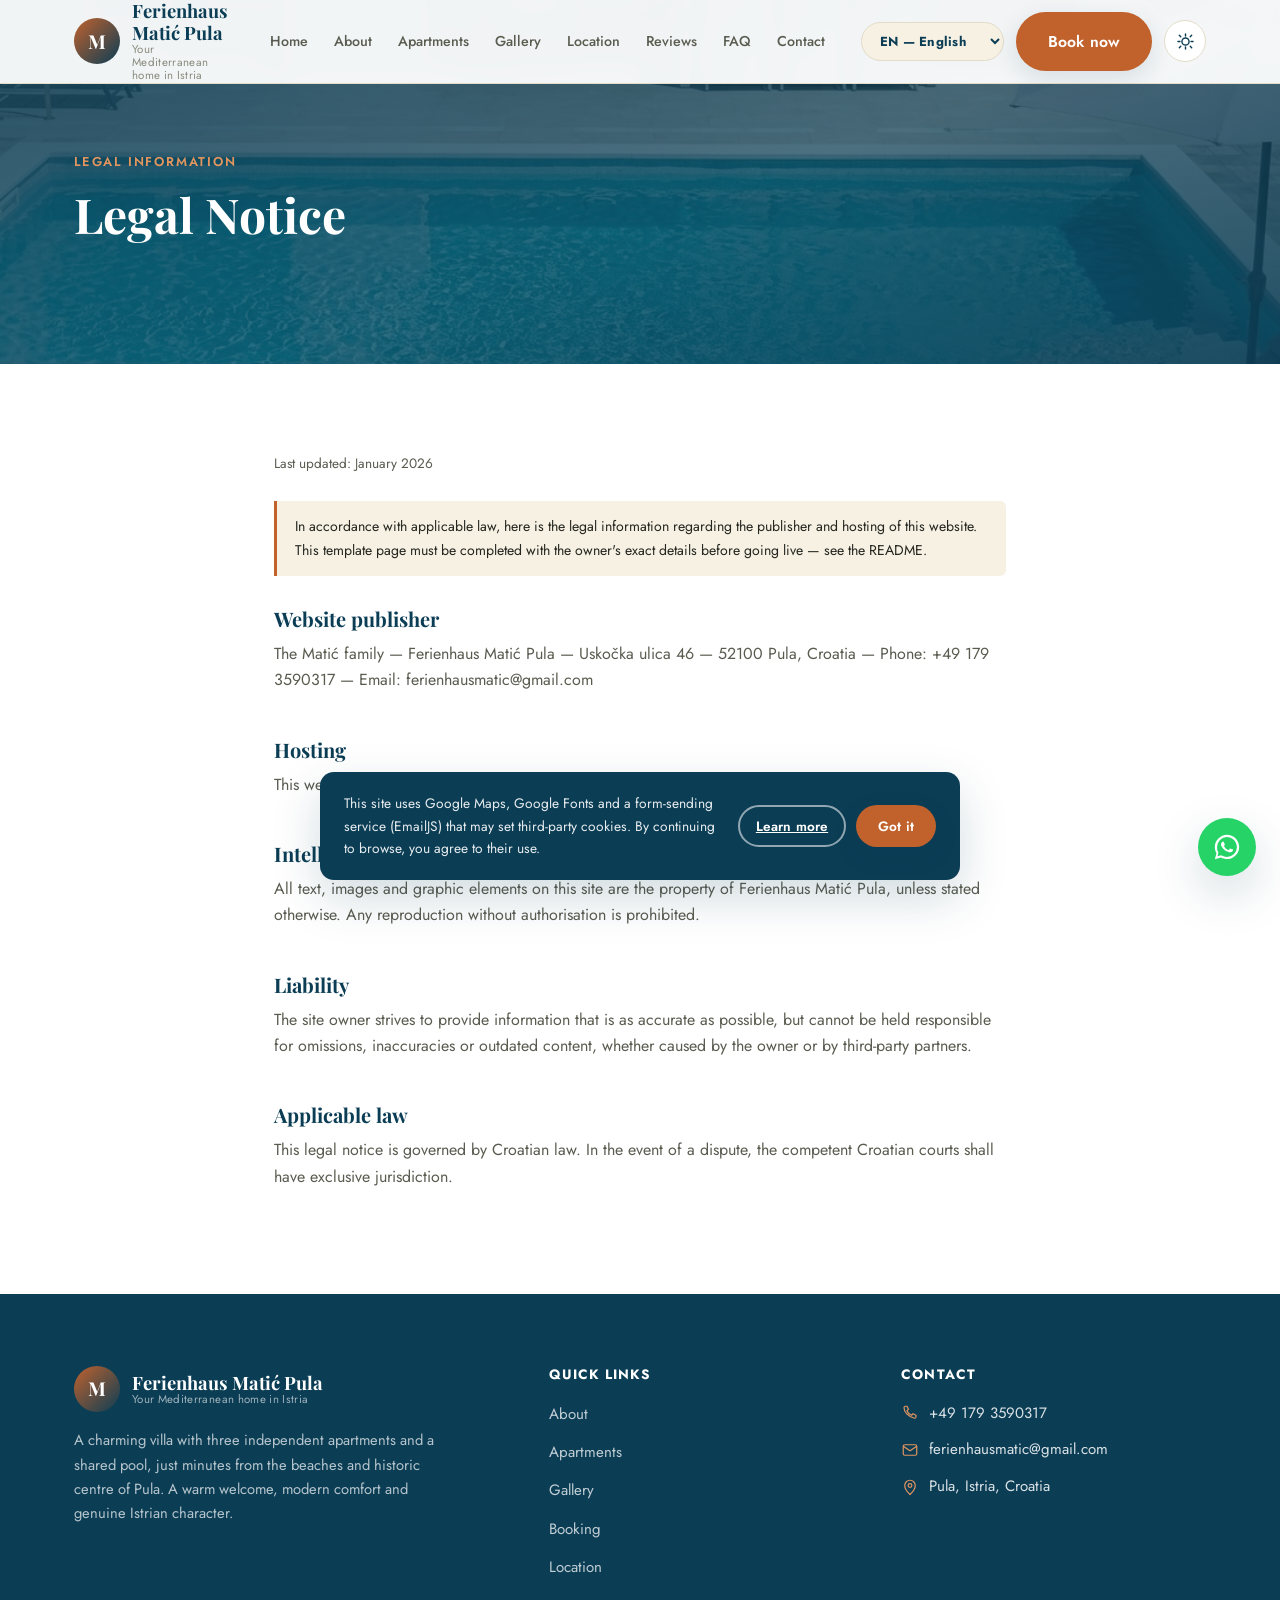
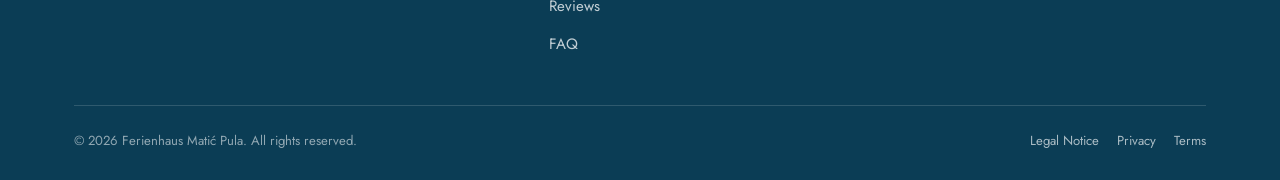
<file: mentions-legales.html>
<!doctype html>
<html lang="de">
<head>
<meta charset="UTF-8">
<script>(function(){try{var t=localStorage.getItem('fhm_theme');if(t!=='light'&&t!=='dark'){t=(window.matchMedia&&window.matchMedia('(prefers-color-scheme: dark)').matches)?'dark':'light';}document.documentElement.setAttribute('data-theme',t);}catch(e){}})();</script>
<meta name="viewport" content="width=device-width, initial-scale=1.0">
<title>Mentions légales — Ferienhaus Matić Pula</title>
<meta name="description" content="Mentions légales du site Ferienhaus Matić Pula.">
<meta name="robots" content="noindex, follow">
<link rel="preconnect" href="https://fonts.googleapis.com">
<link rel="preconnect" href="https://fonts.gstatic.com" crossorigin>
<link href="https://fonts.googleapis.com/css2?family=Playfair+Display:wght@600;700&family=Jost:wght@400;500;600;700&display=swap" rel="stylesheet">
<link rel="stylesheet" href="css/style.css">
<link rel="icon" href="data:image/svg+xml,%3Csvg xmlns='http://www.w3.org/2000/svg' viewBox='0 0 100 100'%3E%3Crect width='100' height='100' rx='22' fill='%230b3d55'/%3E%3Ctext x='50' y='68' font-size='56' text-anchor='middle' fill='white' font-family='Georgia,serif'%3EM%3C/text%3E%3C/svg%3E">
</head>
<body data-i18n-meta="legal">
<a href="#main" class="skip-link" data-i18n="common.skipToContent">Aller au contenu</a>

<header class="site-header">
  <div class="container">
    <a href="index.html" class="brand">
      <span class="brand-mark">M</span>
      <span class="brand-text">
        <span class="brand-name">Ferienhaus Matić Pula</span>
        <span class="brand-tagline" data-i18n="common.tagline"></span>
      </span>
    </a>
    <nav class="main-nav" aria-label="Navigation principale">
      <a href="index.html" data-page="index.html" data-i18n="nav.home"></a>
      <a href="apropos.html" data-page="apropos.html" data-i18n="nav.about"></a>
      <a href="appartement.html" data-page="appartement.html" data-i18n="nav.apartment"></a>
      <a href="galerie.html" data-page="galerie.html" data-i18n="nav.gallery"></a>
      <a href="localisation.html" data-page="localisation.html" data-i18n="nav.location"></a>
      <a href="temoignages.html" data-page="temoignages.html" data-i18n="nav.testimonials"></a>
      <a href="faq.html" data-page="faq.html" data-i18n="nav.faq"></a>
      <a href="contact.html" data-page="contact.html" data-i18n="nav.contact"></a>
      <div class="lang-switcher lang-switcher--mobile" role="group" data-i18n-aria-label="common.langSwitcherLabel">
        <select data-lang-select>
          <option value="de">DE — Deutsch</option>
          <option value="en">EN — English</option>
          <option value="hr">HR — Hrvatski</option>
        </select>
      </div>
    </nav>
    <div class="header-actions">
      <div class="lang-switcher" role="group" data-i18n-aria-label="common.langSwitcherLabel">
        <select data-lang-select>
          <option value="de">DE — Deutsch</option>
          <option value="en">EN — English</option>
          <option value="hr">HR — Hrvatski</option>
        </select>
      </div>
      <a href="reservation.html" class="btn btn--primary" data-i18n="common.bookNow"></a>
      <button type="button" class="theme-toggle" data-theme-toggle aria-pressed="false" data-i18n-aria-label="common.themeToggleLabel">
        <svg class="theme-toggle-icon theme-toggle-icon--sun" viewBox="0 0 24 24" fill="none" stroke="currentColor" stroke-width="1.8" stroke-linecap="round" stroke-linejoin="round" aria-hidden="true"><circle cx="12" cy="12" r="4.5"/><path d="M12 2.5v2.5M12 19v2.5M4.2 4.2l1.8 1.8M18 18l1.8 1.8M2.5 12H5M19 12h2.5M4.2 19.8L6 18M18 6l1.8-1.8"/></svg>
        <svg class="theme-toggle-icon theme-toggle-icon--moon" viewBox="0 0 24 24" fill="none" stroke="currentColor" stroke-width="1.8" stroke-linecap="round" stroke-linejoin="round" aria-hidden="true"><path d="M20 14.5A8.5 8.5 0 1 1 9.5 4a6.5 6.5 0 0 0 10.5 10.5z"/></svg>
      </button>
      <button class="nav-toggle" aria-label="Menu" aria-expanded="false"><span></span><span></span><span></span></button>
    </div>
  </div>
</header>

<main id="main">
  <section class="page-hero">
    <div class="container">
      <span class="kicker" data-i18n="legal.kicker"></span>
      <h1 data-i18n="legal.title"></h1>
    </div>
  </section>

  <section class="section">
    <div class="container legal-content">
      <p class="legal-updated" data-i18n="legal.updated"></p>
      <div class="legal-placeholder-box" style="margin-bottom:2.2em;" data-i18n="legal.intro"></div>

      <h2 data-i18n="legal.editorTitle"></h2>
      <p data-i18n="legal.editorText"></p>

      <h2 data-i18n="legal.hostingTitle"></h2>
      <p data-i18n="legal.hostingText"></p>

      <h2 data-i18n="legal.ipTitle"></h2>
      <p data-i18n="legal.ipText"></p>

      <h2 data-i18n="legal.liabilityTitle"></h2>
      <p data-i18n="legal.liabilityText"></p>

      <h2 data-i18n="legal.lawTitle"></h2>
      <p data-i18n="legal.lawText"></p>
    </div>
  </section>
</main>

<footer class="site-footer">
  <div class="container">
    <div class="footer-grid">
      <div class="footer-brand">
        <a href="index.html" class="brand">
          <span class="brand-mark">M</span>
          <span class="brand-text">
            <span class="brand-name">Ferienhaus Matić Pula</span>
            <span class="brand-tagline" data-i18n="common.tagline"></span>
          </span>
        </a>
        <p class="footer-about" data-i18n="common.footerAbout"></p>
      </div>
      <div class="footer-col">
        <h4 data-i18n="common.footerLinksTitle"></h4>
        <ul>
          <li><a href="apropos.html" data-i18n="nav.about"></a></li>
          <li><a href="appartement.html" data-i18n="nav.apartment"></a></li>
          <li><a href="galerie.html" data-i18n="nav.gallery"></a></li>
          <li><a href="reservation.html" data-i18n="nav.reservation"></a></li>
          <li><a href="localisation.html" data-i18n="nav.location"></a></li>
          <li><a href="temoignages.html" data-i18n="nav.testimonials"></a></li>
          <li><a href="faq.html" data-i18n="nav.faq"></a></li>
        </ul>
      </div>
      <div class="footer-col">
        <h4 data-i18n="common.footerContactTitle"></h4>
        <ul>
          <li class="contact-line"><svg viewBox="0 0 24 24" fill="none" stroke="currentColor" stroke-width="1.6"><path d="M4 5c0-1 1-2 2-2h2l2 4-2 2c1 3 3 5 6 6l2-2 4 2v2c0 1-1 2-2 2C10 17 4 11 4 5z"/></svg><span>+49 179 3590317</span></li>
          <li class="contact-line"><svg viewBox="0 0 24 24" fill="none" stroke="currentColor" stroke-width="1.6"><rect x="3" y="5" width="18" height="14" rx="2"/><path d="M3 7l9 6 9-6"/></svg><span>ferienhausmatic@gmail.com</span></li>
          <li class="contact-line"><svg viewBox="0 0 24 24" fill="none" stroke="currentColor" stroke-width="1.6"><path d="M12 22s7-6.5 7-12a7 7 0 1 0-14 0c0 5.5 7 12 7 12z"/><circle cx="12" cy="10" r="2.5"/></svg><span data-i18n="common.addressShort"></span></li>
        </ul>
      </div>
    </div>
    <div class="footer-bottom">
      <span>&copy; <span data-current-year></span> <span data-i18n="common.footerRights"></span></span>
      <div class="footer-legal-links">
        <a href="mentions-legales.html" data-i18n="legal.navLabel"></a>
        <a href="confidentialite.html" data-i18n="privacy.navLabel"></a>
        <a href="conditions.html" data-i18n="terms.navLabel"></a>
      </div>
    </div>
  </div>
</footer>

<div class="mobile-cta-bar">
  <a href="reservation.html" class="btn btn--primary" data-i18n="common.bookNow"></a>
</div>

<a href="#" class="whatsapp-float" data-whatsapp-link target="_blank" rel="noopener" data-i18n-aria-label="common.whatsappCta">
  <svg viewBox="0 0 32 32" fill="currentColor" aria-hidden="true"><path d="M16 3C9 3 3 9 3 16c0 2.4.6 4.6 1.8 6.6L3 29l6.6-1.7c1.9 1 4.1 1.6 6.4 1.6 7 0 13-6 13-13S23 3 16 3zm0 23.6c-2 0-4-.5-5.7-1.5l-.4-.2-4 .9 1-3.9-.3-.4A10.6 10.6 0 0 1 5.4 16 10.6 10.6 0 0 1 16 5.4 10.6 10.6 0 0 1 26.6 16 10.6 10.6 0 0 1 16 26.6zm5.8-7.9c-.3-.2-1.9-.9-2.2-1-.3-.1-.5-.2-.7.2s-.8 1-1 1.2-.4.2-.7 0a8.7 8.7 0 0 1-2.6-1.6 9.7 9.7 0 0 1-1.8-2.2c-.2-.3 0-.5.1-.7l.5-.6.2-.4c.1-.2 0-.4 0-.5l-.9-2.2c-.2-.6-.5-.5-.7-.5h-.6c-.2 0-.5.1-.8.4-.3.3-1 1-1 2.4s1.1 2.8 1.2 3c.1.2 2.2 3.4 5.4 4.7.8.3 1.4.5 1.8.6.8.2 1.5.2 2 .1.6-.1 1.9-.8 2.2-1.5.3-.7.3-1.3.2-1.5-.1-.1-.3-.2-.6-.4z"/></svg>
</a>

<div class="cookie-banner" id="cookieBanner" hidden role="dialog" aria-live="polite">
  <p data-i18n="common.cookieBannerText"></p>
  <div class="cookie-banner-actions">
    <a href="confidentialite.html" class="btn btn--ghost" style="padding:8px 16px;font-size:0.85rem;" data-i18n="common.cookieBannerLearnMore"></a>
    <button type="button" id="cookieBannerAccept" class="btn btn--primary" style="padding:8px 20px;font-size:0.85rem;" data-i18n="common.cookieBannerAccept"></button>
  </div>
</div>

<script src="js/translations.js"></script>
<script src="js/i18n.js"></script>
<script src="js/theme.js"></script>
<script src="js/main.js"></script>
</body>
</html>
</file>
<file: css/style.css>
/* ==========================================================================
   Ferienhaus Matić Pula — Design system (style adriatique / istrien)
   ========================================================================== */

/* -------------------------------- Tokens -------------------------------- */
:root {
  /* Palette Adriatique */
  --color-sea-deep: #0b3d55;
  --color-sea: #146583;
  --color-sea-light: #4a9bb8;
  --color-terracotta: #c1622d;
  --color-terracotta-dark: #9c4a1f;
  --color-terracotta-light: #e2955f;
  --color-olive: #707c3f;
  --color-olive-dark: #545e2c;
  --color-sand: #f7f1e4;
  --color-sand-dark: #ece0c7;
  --color-stone: #ffffff;
  --color-ink: #24261f;
  --color-ink-soft: #5a5c50;
  --color-ink-faint: #8b8d7f;
  --color-border: #e3dcc9;
  --color-success: #3f7a4d;
  --color-success-bg: #eaf4ec;
  --color-error: #b3402c;
  --color-error-bg: #fbeae5;
  --color-surface: #ffffff;
  --color-heading: var(--color-sea-deep);

  --font-display: "Playfair Display", Georgia, "Times New Roman", serif;
  --font-body: "Jost", "Segoe UI", Arial, sans-serif;

  --shadow-sm: 0 2px 8px rgba(11, 61, 85, 0.08);
  --shadow-md: 0 8px 24px rgba(11, 61, 85, 0.12);
  --shadow-lg: 0 18px 48px rgba(11, 61, 85, 0.18);

  --radius-sm: 6px;
  --radius-md: 14px;
  --radius-lg: 26px;

  --container-width: 1180px;
  --transition: 0.25s ease;

  --header-height: 84px;
}

/* -------------------------------- Reset ---------------------------------- */
*, *::before, *::after { box-sizing: border-box; }
html { scroll-behavior: smooth; }
body {
  margin: 0;
  font-family: var(--font-body);
  color: var(--color-ink);
  background: var(--color-stone);
  line-height: 1.65;
  font-size: 16px;
  -webkit-font-smoothing: antialiased;
}
img { max-width: 100%; display: block; }
a { color: inherit; text-decoration: none; }
ul { margin: 0; padding: 0; list-style: none; }
button { font-family: inherit; cursor: pointer; }
input, textarea, select { font-family: inherit; font-size: inherit; }
h1, h2, h3, h4 { font-family: var(--font-display); font-weight: 700; color: var(--color-heading); margin: 0 0 0.5em; line-height: 1.2; }
p { margin: 0 0 1em; }
.visually-hidden {
  position: absolute; width: 1px; height: 1px; padding: 0; margin: -1px;
  overflow: hidden; clip: rect(0,0,0,0); white-space: nowrap; border: 0;
}

/* Skip link */
.skip-link {
  position: absolute; left: -9999px; top: 0; z-index: 2000;
  background: var(--color-sea-deep); color: #fff; padding: 12px 20px; border-radius: 0 0 8px 0;
}
.skip-link:focus { left: 0; }

/* -------------------------------- Layout ---------------------------------- */
.container {
  width: 100%;
  max-width: var(--container-width);
  margin: 0 auto;
  padding: 0 24px;
}
.section { padding: 88px 0; }
.section--tight { padding: 56px 0; }
.section--sand { background: var(--color-sand); }
.section--deep {
  background: linear-gradient(160deg, var(--color-sea-deep), var(--color-sea) 120%);
  color: #fff;
}
.section--deep h2, .section--deep h3 { color: #fff; }
.section-head { max-width: 720px; margin: 0 auto 48px; text-align: center; }
.section-head--left { margin-left: 0; text-align: left; }
.kicker {
  display: inline-block;
  font-family: var(--font-body);
  text-transform: uppercase;
  letter-spacing: 0.14em;
  font-size: 0.8rem;
  font-weight: 600;
  color: var(--color-terracotta);
  margin-bottom: 14px;
}
.section--deep .kicker { color: var(--color-terracotta-light); }
.section-title { font-size: clamp(1.7rem, 3vw, 2.4rem); }
.section-text { color: var(--color-ink-soft); font-size: 1.05rem; }
.section--deep .section-text { color: rgba(255,255,255,0.85); }

.grid {
  display: grid;
  gap: 28px;
}
.grid--2 { grid-template-columns: repeat(2, 1fr); }
.grid--3 { grid-template-columns: repeat(3, 1fr); }
.grid--4 { grid-template-columns: repeat(4, 1fr); }

/* -------------------------------- Buttons ---------------------------------- */
.btn {
  display: inline-flex;
  align-items: center;
  justify-content: center;
  gap: 10px;
  padding: 15px 30px;
  border-radius: 999px;
  border: 2px solid transparent;
  font-weight: 600;
  font-size: 0.98rem;
  letter-spacing: 0.01em;
  transition: transform var(--transition), box-shadow var(--transition), background var(--transition), color var(--transition), border-color var(--transition);
  white-space: nowrap;
}
.btn:hover { transform: translateY(-2px); }
.btn--primary { background: var(--color-terracotta); color: #fff; box-shadow: var(--shadow-md); }
.btn--primary:hover { background: var(--color-terracotta-dark); }
.btn--secondary { background: #fff; color: var(--color-sea-deep); border-color: var(--color-sea-deep); }
.btn--secondary:hover { background: var(--color-sea-deep); color: #fff; }
.btn--ghost { background: transparent; color: #fff; border-color: rgba(255,255,255,0.55); }
.btn--ghost:hover { background: rgba(255,255,255,0.12); border-color: #fff; }
.btn--block { width: 100%; white-space: normal; }
.btn--lg { padding: 18px 36px; font-size: 1.05rem; }
.btn:disabled { opacity: 0.6; cursor: not-allowed; transform: none; }

/* -------------------------------- Header ---------------------------------- */
.site-header {
  position: sticky;
  top: 0;
  z-index: 900;
  background: rgba(255,255,255,0.94);
  backdrop-filter: blur(8px);
  border-bottom: 1px solid var(--color-border);
  height: var(--header-height);
  display: flex;
  align-items: center;
}
.site-header .container { display: flex; align-items: center; justify-content: space-between; gap: 24px; }
.brand { display: flex; align-items: center; gap: 12px; }
.brand-mark {
  width: 46px; height: 46px; border-radius: 50%;
  background: linear-gradient(135deg, var(--color-terracotta), var(--color-sea-deep));
  display: flex; align-items: center; justify-content: center;
  color: #fff; font-family: var(--font-display); font-weight: 700; font-size: 1.2rem;
  flex-shrink: 0;
}
.brand-text { display: flex; flex-direction: column; line-height: 1.15; }
.brand-name { font-family: var(--font-display); font-weight: 700; font-size: 1.15rem; color: var(--color-heading); }
.brand-tagline { font-size: 0.72rem; color: var(--color-ink-faint); letter-spacing: 0.03em; }

.main-nav { display: flex; align-items: center; gap: 2px; }
.main-nav a {
  padding: 9px 12px;
  border-radius: 999px;
  font-weight: 500;
  font-size: 0.89rem;
  white-space: nowrap;
  color: var(--color-ink-soft);
  transition: background var(--transition), color var(--transition);
}
.main-nav a:hover, .main-nav a.is-current { background: var(--color-sand); color: var(--color-heading); }

.header-actions { display: flex; align-items: center; gap: 12px; }

.lang-switcher { display: flex; }
.lang-switcher--mobile { display: none; }
.lang-switcher select {
  border: 1.5px solid var(--color-border); background: var(--color-sand); cursor: pointer;
  padding: 8px 14px; border-radius: 999px;
  font-size: 0.82rem; font-weight: 700; letter-spacing: 0.02em; color: var(--color-heading);
  transition: border-color var(--transition), background var(--transition);
}
.lang-switcher select:hover, .lang-switcher select:focus { border-color: var(--color-sea); outline: none; }

.theme-toggle {
  display: flex; align-items: center; justify-content: center;
  width: 42px; height: 42px; border-radius: 50%;
  border: 1.5px solid var(--color-border); background: var(--color-surface);
  color: var(--color-heading); flex-shrink: 0;
  transition: border-color var(--transition), background var(--transition);
}
.theme-toggle:hover { border-color: var(--color-sea); }
.theme-toggle svg { width: 19px; height: 19px; }
.theme-toggle-icon--moon { display: none; }
:root[data-theme="dark"] .theme-toggle-icon--sun { display: none; }
:root[data-theme="dark"] .theme-toggle-icon--moon { display: block; }

.nav-toggle {
  display: none;
  background: transparent; border: none; padding: 8px; width: 44px; height: 44px;
  flex-direction: column; justify-content: center; align-items: center; gap: 5px;
}
.nav-toggle span { display: block; width: 24px; height: 2px; background: var(--color-heading); border-radius: 2px; transition: transform var(--transition), opacity var(--transition); }
.nav-toggle[aria-expanded="true"] span:nth-child(1) { transform: translateY(7px) rotate(45deg); }
.nav-toggle[aria-expanded="true"] span:nth-child(2) { opacity: 0; }
.nav-toggle[aria-expanded="true"] span:nth-child(3) { transform: translateY(-7px) rotate(-45deg); }

/* -------------------------------- Hero ---------------------------------- */
.hero {
  position: relative;
  min-height: 88vh;
  display: flex;
  align-items: center;
  color: #fff;
  background:
    linear-gradient(180deg, rgba(11,61,85,0.72), rgba(11,61,85,0.55) 45%, rgba(11,61,85,0.85)),
    url("../images/maison-piscine/photo-01.png") center/cover no-repeat;
  overflow: hidden;
}
.hero::after {
  content: "";
  position: absolute; inset: 0;
  background: radial-gradient(circle at 80% 20%, rgba(226,149,95,0.35), transparent 55%);
  pointer-events: none;
}
.hero-content { position: relative; z-index: 2; max-width: 720px; }
.hero .kicker { color: var(--color-terracotta-light); }
.hero h1 { color: #fff; font-size: clamp(2.3rem, 5.5vw, 3.8rem); margin-bottom: 0.3em; }
.hero-subtitle { font-size: 1.2rem; color: rgba(255,255,255,0.9); max-width: 560px; margin-bottom: 2em; }
.hero-actions { display: flex; gap: 16px; flex-wrap: wrap; margin-bottom: 2.5em; }
.trust-badges { display: flex; gap: 28px; flex-wrap: wrap; }
.trust-badge { display: flex; align-items: center; gap: 10px; font-size: 0.9rem; color: rgba(255,255,255,0.9); }
.trust-badge svg { width: 20px; height: 20px; flex-shrink: 0; color: var(--color-terracotta-light); }

.page-hero {
  position: relative;
  padding: calc(var(--header-height) + 64px) 0 96px;
  color: #fff;
  background:
    linear-gradient(160deg, rgba(11,61,85,0.88), rgba(11,61,85,0.72) 55%, rgba(11,61,85,0.9)),
    url("../images/maison-piscine/photo-04.png") center 30%/cover no-repeat;
  margin-top: calc(var(--header-height) * -1);
}
.page-hero h1 { color: #fff; font-size: clamp(2rem, 4.5vw, 3rem); }
.page-hero .kicker { color: var(--color-terracotta-light); }
.page-hero p { color: rgba(255,255,255,0.88); max-width: 640px; font-size: 1.05rem; }

/* -------------------------------- Cards ---------------------------------- */
.card {
  background: var(--color-surface);
  border-radius: var(--radius-md);
  padding: 32px;
  box-shadow: var(--shadow-sm);
  border: 1px solid var(--color-border);
  transition: transform var(--transition), box-shadow var(--transition);
}
.card:hover { transform: translateY(-4px); box-shadow: var(--shadow-md); }
.card-icon {
  width: 54px; height: 54px; border-radius: 14px;
  background: var(--color-sand);
  display: flex; align-items: center; justify-content: center;
  margin-bottom: 18px;
  color: var(--color-terracotta);
}
.card-icon svg { width: 26px; height: 26px; }
.card h3 { font-size: 1.15rem; margin-bottom: 0.4em; }
.card p { color: var(--color-ink-soft); margin: 0; font-size: 0.96rem; }

.room-card { display: flex; flex-direction: column; }
.room-card .img-placeholder { margin-bottom: 20px; }
.room-card-photo { position: relative; margin-bottom: 20px; }
.room-card-photo-btn {
  position: absolute; left: 12px; right: 12px; bottom: 12px;
  display: flex; align-items: center; justify-content: center; gap: 8px;
  padding: 10px 16px; border-radius: 999px; border: none;
  background: rgba(11,15,20,0.72); color: #fff; font-size: 0.85rem; font-weight: 600;
  backdrop-filter: blur(2px); transition: background var(--transition);
}
.room-card-photo-btn:hover { background: rgba(11,15,20,0.88); }
.room-card-photo-btn svg { width: 18px; height: 18px; flex-shrink: 0; }

.room-card-more { max-height: 0; overflow: hidden; transition: max-height 0.35s ease; }
.room-card-more.is-expanded { max-height: 480px; }
.room-card-equipment-title { font-weight: 600; margin: 14px 0 8px; color: var(--color-heading); }
.room-card-equipment { display: flex; flex-direction: column; gap: 6px; margin-bottom: 10px; font-size: 0.92rem; color: var(--color-ink); }
.room-card-equipment li { list-style: none; }
.room-card-linen-note { font-size: 0.85rem; color: var(--color-ink-faint); font-style: italic; }
.room-card-toggle {
  display: inline-flex; align-items: center; gap: 6px; background: none; border: none; padding: 4px 0 12px;
  color: var(--color-terracotta); font-weight: 600; font-size: 0.88rem;
}
.room-card-toggle:hover { color: var(--color-terracotta-dark); }
.room-card-toggle svg { width: 16px; height: 16px; transition: transform var(--transition); }
.room-card-toggle.is-open svg { transform: rotate(180deg); }

/* Image placeholder (en attendant les vraies photos) */
.img-placeholder {
  position: relative;
  width: 100%;
  aspect-ratio: 4 / 3;
  border-radius: var(--radius-md);
  background: linear-gradient(135deg, var(--color-sea) 0%, var(--color-sea-deep) 55%, var(--color-olive-dark) 130%);
  display: flex;
  flex-direction: column;
  align-items: center;
  justify-content: center;
  color: rgba(255,255,255,0.92);
  overflow: hidden;
  text-align: center;
  padding: 20px;
}
.img-placeholder::before {
  content: "";
  position: absolute; inset: 0;
  background-image:
    repeating-linear-gradient(45deg, rgba(255,255,255,0.05) 0 2px, transparent 2px 22px);
}
.img-placeholder svg { width: 34px; height: 34px; margin-bottom: 10px; opacity: 0.85; position: relative; }
.img-placeholder span { position: relative; font-size: 0.82rem; letter-spacing: 0.02em; font-weight: 500; }
.img-placeholder--wide { aspect-ratio: 16 / 9; }
.img-placeholder--square { aspect-ratio: 1 / 1; }
.img-placeholder--tall { aspect-ratio: 3 / 4; }

/* -------------------------------- Amenities list ---------------------------------- */
.amenities-grid {
  display: grid;
  grid-template-columns: repeat(2, 1fr);
  gap: 14px 28px;
}
.amenity-item {
  display: flex;
  align-items: center;
  gap: 14px;
  padding: 14px 18px;
  background: var(--color-surface);
  border: 1px solid var(--color-border);
  border-radius: var(--radius-sm);
  font-size: 0.95rem;
  font-weight: 500;
}
.amenity-item svg { width: 20px; height: 20px; color: var(--color-olive); flex-shrink: 0; }

.rules-list { display: flex; flex-direction: column; gap: 14px; }
.rules-list li {
  display: flex; align-items: flex-start; gap: 12px;
  padding: 14px 18px; background: var(--color-sand); border-radius: var(--radius-sm);
  font-size: 0.95rem;
}
.rules-list li span { min-width: 0; overflow-wrap: anywhere; }
.rules-list svg { width: 20px; height: 20px; color: var(--color-terracotta); flex-shrink: 0; margin-top: 2px; }

/* -------------------------------- Gallery ---------------------------------- */
.gallery-filters { display: flex; flex-wrap: wrap; gap: 10px; justify-content: center; margin-bottom: 40px; }
.gallery-filters button {
  border: 1px solid var(--color-border); background: var(--color-surface); padding: 9px 20px; border-radius: 999px;
  font-size: 0.9rem; font-weight: 500; color: var(--color-ink-soft); transition: all var(--transition);
}
.gallery-filters button:hover { border-color: var(--color-sea); color: var(--color-heading); }
.gallery-filters button.is-active { background: var(--color-sea-deep); border-color: var(--color-sea-deep); color: #fff; }

/* Sélection d'appartement (page réservation) */
.apartment-select-wrap { display: flex; justify-content: center; margin-bottom: 36px; }
.apartment-select-wrap select {
  border: 1.5px solid var(--color-border); background: var(--color-surface); padding: 15px 44px 15px 24px; border-radius: 999px;
  font-weight: 600; font-size: 1.05rem; color: var(--color-heading); cursor: pointer;
  box-shadow: var(--shadow-sm); transition: border-color var(--transition);
  min-width: 240px; text-align: center; text-align-last: center;
  background-image: url("data:image/svg+xml,%3Csvg xmlns='http://www.w3.org/2000/svg' viewBox='0 0 24 24' fill='none' stroke='%23146583' stroke-width='2' stroke-linecap='round' stroke-linejoin='round'%3E%3Cpath d='M6 9l6 6 6-6'/%3E%3C/svg%3E");
  background-repeat: no-repeat; background-position: right 16px center; background-size: 18px; appearance: none; -webkit-appearance: none;
}
.apartment-select-wrap select:hover, .apartment-select-wrap select:focus { border-color: var(--color-terracotta); outline: none; }
.gallery-grid { display: grid; grid-template-columns: repeat(3, 1fr); gap: 20px; }
.gallery-grid .img-placeholder { cursor: default; }
.gallery-item[hidden] { display: none; }
.gallery-item { border-radius: var(--radius-md); overflow: hidden; }
.gallery-item img { transition: transform 0.5s ease; cursor: pointer; }
.gallery-item:hover img { transform: scale(1.06); }

.room-card img { transition: transform 0.5s ease; }
.room-card:hover img { transform: scale(1.04); }

/* -------------------------------- Testimonials ---------------------------------- */
.testimonial-card {
  background: var(--color-surface);
  border-radius: var(--radius-md);
  padding: 32px;
  border: 1px solid var(--color-border);
  box-shadow: var(--shadow-sm);
  display: flex;
  flex-direction: column;
  gap: 16px;
  height: 100%;
}
.testimonial-stars { display: flex; gap: 3px; color: var(--color-terracotta); }
.testimonial-stars svg { width: 16px; height: 16px; }
.testimonial-text { font-style: italic; color: var(--color-ink); flex-grow: 1; }
.testimonial-author { display: flex; align-items: center; gap: 12px; }
.testimonial-avatar {
  width: 42px; height: 42px; border-radius: 50%;
  background: linear-gradient(135deg, var(--color-terracotta), var(--color-sea));
  color: #fff; display: flex; align-items: center; justify-content: center;
  font-weight: 700; font-family: var(--font-display); flex-shrink: 0;
}
.testimonial-name { font-weight: 600; font-size: 0.95rem; }
.testimonial-country { font-size: 0.82rem; color: var(--color-ink-faint); }

/* -------------------------------- CTA banner ---------------------------------- */
.cta-banner {
  border-radius: var(--radius-lg);
  padding: 56px;
  background: linear-gradient(135deg, var(--color-terracotta), var(--color-terracotta-dark));
  color: #fff;
  display: flex;
  align-items: center;
  justify-content: space-between;
  gap: 32px;
  flex-wrap: wrap;
}
.cta-banner h2 { color: #fff; margin-bottom: 0.3em; }
.cta-banner p { color: rgba(255,255,255,0.9); margin: 0; }
.cta-banner .btn--secondary { border-color: #fff; }

/* -------------------------------- Reservation: calendar ---------------------------------- */
.booking-layout { display: grid; grid-template-columns: 1.15fr 1fr; gap: 40px; align-items: start; }
.booking-panel {
  background: var(--color-surface); border: 1px solid var(--color-border); border-radius: var(--radius-md);
  padding: 32px; box-shadow: var(--shadow-sm);
}
.booking-panel h3 { font-size: 1.2rem; margin-bottom: 20px; }

.calendar-nav { display: flex; align-items: center; justify-content: space-between; margin-bottom: 18px; }
.calendar-nav button {
  width: 38px; height: 38px; border-radius: 50%; border: 1px solid var(--color-border);
  background: var(--color-surface); display: flex; align-items: center; justify-content: center;
  transition: background var(--transition);
}
.calendar-nav button:hover { background: var(--color-sand); }
.calendar-nav button svg { width: 18px; height: 18px; color: var(--color-heading); }
.calendar-nav-label { font-family: var(--font-display); font-weight: 700; font-size: 1.1rem; color: var(--color-heading); text-transform: capitalize; }

.calendar-months { max-width: 360px; margin: 0 auto; }
.calendar-month-label { text-align: center; font-weight: 700; margin-bottom: 12px; color: var(--color-heading); text-transform: capitalize; }
.calendar-weekdays { display: grid; grid-template-columns: repeat(7, 1fr); margin-bottom: 6px; }
.calendar-weekdays span { text-align: center; font-size: 0.72rem; color: var(--color-ink-faint); font-weight: 600; }
.calendar-days { display: grid; grid-template-columns: repeat(7, 1fr); gap: 4px; }
.calendar-day {
  aspect-ratio: 1 / 1; display: flex; align-items: center; justify-content: center;
  border-radius: 50%; font-size: 0.85rem; border: none; background: transparent;
  color: var(--color-ink); transition: background var(--transition), color var(--transition);
}
.calendar-day.is-empty { visibility: hidden; }
.calendar-day.is-past { color: var(--color-ink-faint); opacity: 0.35; cursor: not-allowed; }
.calendar-day.is-unavailable { color: var(--color-error); text-decoration: line-through; opacity: 0.55; cursor: not-allowed; background: var(--color-error-bg); }
.calendar-day.is-available:hover { background: var(--color-sand-dark); cursor: pointer; }
.calendar-day.is-today { box-shadow: inset 0 0 0 1.5px var(--color-terracotta); font-weight: 700; }
.calendar-day.is-selected-start, .calendar-day.is-selected-end { background: var(--color-terracotta); color: #fff; font-weight: 700; }
.calendar-day.is-in-range { background: rgba(193,98,45,0.18); border-radius: 0; }
.calendar-day.is-in-range.is-selected-start { border-radius: 50% 0 0 50%; }
.calendar-day.is-in-range.is-selected-end { border-radius: 0 50% 50% 0; }

.calendar-legend { display: flex; flex-wrap: wrap; gap: 18px; margin-top: 22px; font-size: 0.82rem; color: var(--color-ink-soft); }
.calendar-legend-item { display: flex; align-items: center; gap: 8px; }
.legend-dot { width: 12px; height: 12px; border-radius: 50%; display: inline-block; }
.legend-dot--available { background: var(--color-sand-dark); border: 1px solid var(--color-border); }
.legend-dot--unavailable { background: var(--color-error-bg); border: 1px solid var(--color-error); }
.legend-dot--selected { background: var(--color-terracotta); }

/* Summary / price breakdown */
.summary-dates { display: grid; grid-template-columns: 1fr 1fr; gap: 14px; margin-bottom: 20px; }
.summary-date-box { background: var(--color-sand); border-radius: var(--radius-sm); padding: 14px 16px; }
.summary-date-box .label { font-size: 0.75rem; text-transform: uppercase; letter-spacing: 0.06em; color: var(--color-ink-faint); margin-bottom: 4px; }
.summary-date-box .value { font-weight: 700; color: var(--color-heading); font-size: 1.02rem; }

.price-line { display: flex; align-items: center; justify-content: space-between; padding: 10px 0; border-bottom: 1px dashed var(--color-border); font-size: 0.95rem; color: var(--color-ink-soft); }
.price-line:last-of-type { border-bottom: none; }
.price-line.total { border-top: 2px solid var(--color-ink); margin-top: 6px; padding-top: 16px; font-size: 1.25rem; font-weight: 700; color: var(--color-heading); }
.price-line .value { color: var(--color-ink); font-weight: 600; }
.price-line.total .value { color: var(--color-terracotta-dark); }

.select-dates-prompt {
  display: flex; align-items: center; gap: 12px; padding: 18px; border-radius: var(--radius-sm);
  background: var(--color-sand); color: var(--color-ink-soft); font-size: 0.92rem;
}
.select-dates-prompt svg { width: 22px; height: 22px; color: var(--color-terracotta); flex-shrink: 0; }

.min-nights-note { font-size: 0.82rem; color: var(--color-ink-faint); margin-top: 10px; }

/* -------------------------------- Forms ---------------------------------- */
.form-grid { display: grid; grid-template-columns: 1fr 1fr; gap: 18px; }
.form-field { display: flex; flex-direction: column; gap: 6px; margin-bottom: 18px; }
.form-field.span-2 { grid-column: span 2; }
.form-field label { font-size: 0.86rem; font-weight: 600; color: var(--color-heading); }
.form-field input, .form-field select, .form-field textarea {
  padding: 13px 16px; border: 1.5px solid var(--color-border); border-radius: var(--radius-sm);
  background: var(--color-surface); color: var(--color-ink); transition: border-color var(--transition), box-shadow var(--transition);
}
.form-field input:focus, .form-field select:focus, .form-field textarea:focus {
  outline: none; border-color: var(--color-sea); box-shadow: 0 0 0 3px rgba(20,101,131,0.15);
}
.form-field textarea { resize: vertical; min-height: 100px; }
.form-field .field-error { font-size: 0.78rem; color: var(--color-error); min-height: 1em; }
.form-field.has-error input, .form-field.has-error textarea, .form-field.has-error select { border-color: var(--color-error); }

.checkbox-field { display: flex; align-items: flex-start; gap: 10px; margin-bottom: 20px; font-size: 0.88rem; color: var(--color-ink-soft); }
.checkbox-field input { margin-top: 3px; width: 17px; height: 17px; flex-shrink: 0; }

.form-notice { display: flex; align-items: flex-start; gap: 12px; padding: 16px 18px; border-radius: var(--radius-sm); font-size: 0.9rem; margin-top: 18px; }
.form-notice svg { width: 20px; height: 20px; flex-shrink: 0; margin-top: 1px; }
.form-notice--success { background: var(--color-success-bg); color: var(--color-success); }
.form-notice--error { background: var(--color-error-bg); color: var(--color-error); }
.form-notice--info { background: var(--color-sand); color: var(--color-ink-soft); }
.form-notice[hidden] { display: none; }

/* -------------------------------- Map / location ---------------------------------- */
.map-frame-wrap {
  border-radius: var(--radius-md); overflow: hidden; box-shadow: var(--shadow-md);
  border: 1px solid var(--color-border); background: var(--color-sand);
}
.map-frame-wrap iframe { width: 100%; height: 460px; border: 0; display: block; }
.distance-list { display: flex; flex-direction: column; gap: 14px; }
.distance-item { display: flex; align-items: center; justify-content: space-between; padding: 14px 18px; background: var(--color-sand); border-radius: var(--radius-sm); }
.distance-item .name { display: flex; align-items: center; gap: 12px; font-weight: 500; }
.distance-item svg { width: 20px; height: 20px; color: var(--color-sea); }
.distance-item .value { font-weight: 700; color: var(--color-heading); font-size: 0.9rem; }

/* -------------------------------- Footer ---------------------------------- */
.site-footer { background: var(--color-sea-deep); color: rgba(255,255,255,0.85); padding: 72px 0 28px; }
.footer-grid { display: grid; grid-template-columns: 1.4fr 1fr 1fr; gap: 48px; margin-bottom: 48px; }
.footer-brand .brand-name { color: #fff; }
.footer-brand .brand-tagline { color: rgba(255,255,255,0.6); }
.footer-about { margin-top: 16px; font-size: 0.92rem; color: rgba(255,255,255,0.7); max-width: 360px; }
.footer-col h4 { color: #fff; font-family: var(--font-body); font-size: 0.85rem; text-transform: uppercase; letter-spacing: 0.08em; margin-bottom: 18px; }
.footer-col ul { display: flex; flex-direction: column; gap: 12px; }
.footer-col a { font-size: 0.94rem; color: rgba(255,255,255,0.75); transition: color var(--transition); }
.footer-col a:hover { color: #fff; }
.footer-col .contact-line { display: flex; align-items: center; gap: 10px; font-size: 0.94rem; color: rgba(255,255,255,0.85); }
.footer-col .contact-line svg { width: 18px; height: 18px; color: var(--color-terracotta-light); flex-shrink: 0; }
.footer-bottom { border-top: 1px solid rgba(255,255,255,0.15); padding-top: 24px; display: flex; justify-content: space-between; align-items: center; flex-wrap: wrap; gap: 12px; font-size: 0.82rem; color: rgba(255,255,255,0.55); }
.footer-bottom a { color: rgba(255,255,255,0.75); }

/* -------------------------------- Sticky mobile CTA ---------------------------------- */
.mobile-cta-bar {
  display: none;
  position: fixed; bottom: 0; left: 0; right: 0; z-index: 800;
  background: var(--color-surface); border-top: 1px solid var(--color-border); box-shadow: 0 -6px 20px rgba(0,0,0,0.08);
  padding: 12px 20px; align-items: center; justify-content: center;
}
.mobile-cta-bar .btn { width: 100%; }

/* -------------------------------- Footer legal links ---------------------------------- */
.footer-legal-links { display: flex; gap: 18px; flex-wrap: wrap; }
.footer-legal-links a { font-size: 0.82rem; color: rgba(255,255,255,0.65); transition: color var(--transition); }
.footer-legal-links a:hover { color: #fff; }

/* -------------------------------- Cookie banner ---------------------------------- */
.cookie-banner {
  position: fixed; left: 20px; right: 20px; bottom: 20px; z-index: 1000;
  max-width: 640px; margin: 0 auto;
  background: var(--color-sea-deep); color: #fff;
  border-radius: var(--radius-md); box-shadow: var(--shadow-lg);
  padding: 20px 24px; display: flex; align-items: center; gap: 18px; flex-wrap: wrap;
}
.cookie-banner p { margin: 0; font-size: 0.86rem; color: rgba(255,255,255,0.9); flex: 1 1 260px; }
.cookie-banner a { color: #fff; text-decoration: underline; }
.cookie-banner-actions { display: flex; gap: 10px; flex-shrink: 0; }
.cookie-banner[hidden] { display: none; }

/* -------------------------------- Lightbox (visionneuse photo) ---------------------------------- */
.lightbox {
  position: fixed; inset: 0; z-index: 1200;
  background: rgba(11,15,20,0.94);
  display: flex; align-items: center; justify-content: center;
  padding: 24px;
}
.lightbox[hidden] { display: none; }
.lightbox-figure { margin: 0; display: flex; flex-direction: column; align-items: center; gap: 12px; max-width: min(92vw, 1100px); }
.lightbox-image { max-width: 100%; max-height: 82vh; object-fit: contain; border-radius: var(--radius-sm); box-shadow: var(--shadow-lg); }
.lightbox-caption { color: rgba(255,255,255,0.85); font-size: 0.92rem; text-align: center; }
.lightbox-caption:empty { display: none; }
.lightbox-close {
  position: absolute; top: 20px; right: 20px; z-index: 2;
  width: 44px; height: 44px; border-radius: 50%; border: none;
  background: rgba(255,255,255,0.12); color: #fff; display: flex; align-items: center; justify-content: center;
  transition: background var(--transition);
}
.lightbox-close:hover { background: rgba(255,255,255,0.22); }
.lightbox-close svg { width: 22px; height: 22px; }
.lightbox-nav {
  position: absolute; top: 50%; transform: translateY(-50%); z-index: 2;
  width: 52px; height: 52px; border-radius: 50%; border: none;
  background: rgba(255,255,255,0.12); color: #fff; display: flex; align-items: center; justify-content: center;
  transition: background var(--transition);
}
.lightbox-nav:hover { background: rgba(255,255,255,0.22); }
.lightbox-nav svg { width: 26px; height: 26px; }
.lightbox-prev { left: 16px; }
.lightbox-next { right: 16px; }
.lightbox-counter { position: absolute; bottom: 20px; left: 50%; transform: translateX(-50%); color: rgba(255,255,255,0.75); font-size: 0.85rem; letter-spacing: 0.04em; }

@media (max-width: 720px) {
  .lightbox-nav { width: 44px; height: 44px; }
  .lightbox-nav svg { width: 22px; height: 22px; }
  .lightbox-prev { left: 8px; }
  .lightbox-next { right: 8px; }
  .lightbox-close { top: 12px; right: 12px; }
}

/* -------------------------------- WhatsApp floating button ---------------------------------- */
.whatsapp-float {
  position: fixed; bottom: 24px; right: 24px; z-index: 850;
  width: 58px; height: 58px; border-radius: 50%;
  background: #25d366; color: #fff; display: flex; align-items: center; justify-content: center;
  box-shadow: var(--shadow-lg); transition: transform var(--transition);
}
.whatsapp-float:hover { transform: scale(1.08); }
.whatsapp-float svg { width: 30px; height: 30px; }

/* -------------------------------- Legal pages (mentions / confidentialité / conditions) ---------------------------------- */
.legal-content { max-width: 780px; margin: 0 auto; }
.legal-content h2 { font-size: 1.25rem; margin-top: 2.2em; }
.legal-content h2:first-of-type { margin-top: 0; }
.legal-content p { color: var(--color-ink-soft); }
.legal-updated { font-size: 0.85rem; color: var(--color-ink-faint); margin-bottom: 2em; }
.legal-placeholder-box {
  background: var(--color-sand); border-left: 3px solid var(--color-terracotta);
  padding: 14px 18px; border-radius: 0 var(--radius-sm) var(--radius-sm) 0;
  font-size: 0.88rem; color: var(--color-ink);
}

/* -------------------------------- FAQ accordion ---------------------------------- */
.faq-list { max-width: 820px; margin: 0 auto; display: flex; flex-direction: column; gap: 14px; }
.faq-item { border: 1px solid var(--color-border); border-radius: var(--radius-sm); background: var(--color-surface); overflow: hidden; }
.faq-question {
  width: 100%; display: flex; align-items: center; justify-content: space-between; gap: 16px;
  padding: 18px 22px; background: transparent; border: none; text-align: left; cursor: pointer;
  font-family: var(--font-display); font-weight: 700; font-size: 1.05rem; color: var(--color-heading);
}
.faq-question:hover { background: var(--color-sand); }
.faq-question svg { width: 20px; height: 20px; color: var(--color-terracotta); flex-shrink: 0; transition: transform var(--transition); }
.faq-item.is-open .faq-question svg { transform: rotate(180deg); }
.faq-answer { max-height: 0; overflow: hidden; transition: max-height 0.3s ease; padding: 0 22px; }
.faq-item.is-open .faq-answer { max-height: 600px; padding: 0 22px 20px; }
.faq-answer p { margin: 0; color: var(--color-ink-soft); }

/* -------------------------------- Utilities ---------------------------------- */
.mt-0 { margin-top: 0; }
.text-center { text-align: center; }
.stars-row { display: inline-flex; gap: 3px; color: var(--color-terracotta); }
.stars-row svg { width: 18px; height: 18px; }

/* -------------------------------- Responsive ---------------------------------- */
@media (max-width: 1260px) {
  .main-nav, .header-actions .lang-switcher { display: none; }
  .nav-toggle { display: flex; }
  .site-header.is-open .main-nav {
    display: flex; position: absolute; top: var(--header-height); left: 0; right: 0;
    background: var(--color-surface); flex-direction: column; padding: 12px; gap: 4px; box-shadow: var(--shadow-md);
    border-bottom: 1px solid var(--color-border);
  }
  .site-header.is-open .main-nav a { font-size: 0.95rem; padding: 12px 16px; white-space: normal; }
  .lang-switcher--mobile {
    display: flex; width: 100%; margin-top: 8px; padding-top: 12px;
    border-top: 1px solid var(--color-border);
  }
  .lang-switcher--mobile select { flex: 1; text-align: center; text-align-last: center; }
}

@media (max-width: 960px) {
  .grid--4 { grid-template-columns: repeat(2, 1fr); }
  .grid--3 { grid-template-columns: repeat(2, 1fr); }
  .booking-layout { grid-template-columns: 1fr; }
  .footer-grid { grid-template-columns: 1fr 1fr; }
  .gallery-grid { grid-template-columns: repeat(2, 1fr); }
}

@media (max-width: 720px) {
  .grid--2, .grid--3, .grid--4 { grid-template-columns: 1fr; }
  .amenities-grid { grid-template-columns: 1fr; }
  .section { padding: 56px 0; }
  .cta-banner { flex-direction: column; text-align: center; padding: 40px 28px; }
  .form-grid { grid-template-columns: 1fr; }
  .form-field.span-2 { grid-column: span 1; }
  .footer-grid { grid-template-columns: 1fr; gap: 32px; }
  .footer-bottom { flex-direction: column; text-align: center; }
  .gallery-grid { grid-template-columns: 1fr 1fr; }
  .mobile-cta-bar { display: flex; }
  body { padding-bottom: 72px; }
  .distance-item { flex-wrap: wrap; }
  .whatsapp-float { bottom: 86px; right: 16px; width: 52px; height: 52px; }
  .cookie-banner { left: 12px; right: 12px; bottom: 86px; padding: 16px; }
}

@media (max-width: 480px) {
  .gallery-grid { grid-template-columns: 1fr; }
  .summary-dates { grid-template-columns: 1fr; }
  .container { padding: 0 16px; }
  .brand-tagline { display: none; }
  .brand-mark { width: 38px; height: 38px; font-size: 1rem; }
  .brand-name { font-size: 1rem; }
  .site-header .header-actions .btn--primary { padding: 10px 14px; font-size: 0.85rem; }
  .header-actions { gap: 6px; }
  .nav-toggle { width: 38px; height: 38px; }
  .room-card .btn { white-space: normal; }
  .card { padding: 24px; }
}

/* -------------------------------- Thème sombre ---------------------------------- */
/* Applique le thème sombre soit via la préférence système (si l'utilisateur n'a rien choisi
   sur le site), soit via l'attribut data-theme posé par js/theme.js (choix manuel, prioritaire). */
@media (prefers-color-scheme: dark) {
  :root:not([data-theme="light"]) {
    --color-stone: #10161f;
    --color-surface: #1a212c;
    --color-sand: #1c2530;
    --color-sand-dark: #151c25;
    --color-ink: #e8eaed;
    --color-ink-soft: #b7bcc5;
    --color-ink-faint: #838a95;
    --color-border: #2b3542;
    --color-heading: #7fc8e8;
    --color-terracotta: #dd8a52;
    --color-olive: #a3b06a;
    --color-success-bg: #10301f;
    --color-error-bg: #3a1c17;
    --shadow-sm: 0 2px 8px rgba(0,0,0,0.35);
    --shadow-md: 0 8px 24px rgba(0,0,0,0.45);
    --shadow-lg: 0 18px 48px rgba(0,0,0,0.55);
  }
  :root:not([data-theme="light"]) .site-header { background: rgba(16,22,31,0.9); }
}
:root[data-theme="dark"] {
  --color-stone: #10161f;
  --color-surface: #1a212c;
  --color-sand: #1c2530;
  --color-sand-dark: #151c25;
  --color-ink: #e8eaed;
  --color-ink-soft: #b7bcc5;
  --color-ink-faint: #838a95;
  --color-border: #2b3542;
  --color-heading: #7fc8e8;
  --color-terracotta: #dd8a52;
  --color-olive: #a3b06a;
  --color-success-bg: #10301f;
  --color-error-bg: #3a1c17;
  --shadow-sm: 0 2px 8px rgba(0,0,0,0.35);
  --shadow-md: 0 8px 24px rgba(0,0,0,0.45);
  --shadow-lg: 0 18px 48px rgba(0,0,0,0.55);
}
:root[data-theme="dark"] .site-header { background: rgba(16,22,31,0.9); }
</file>
